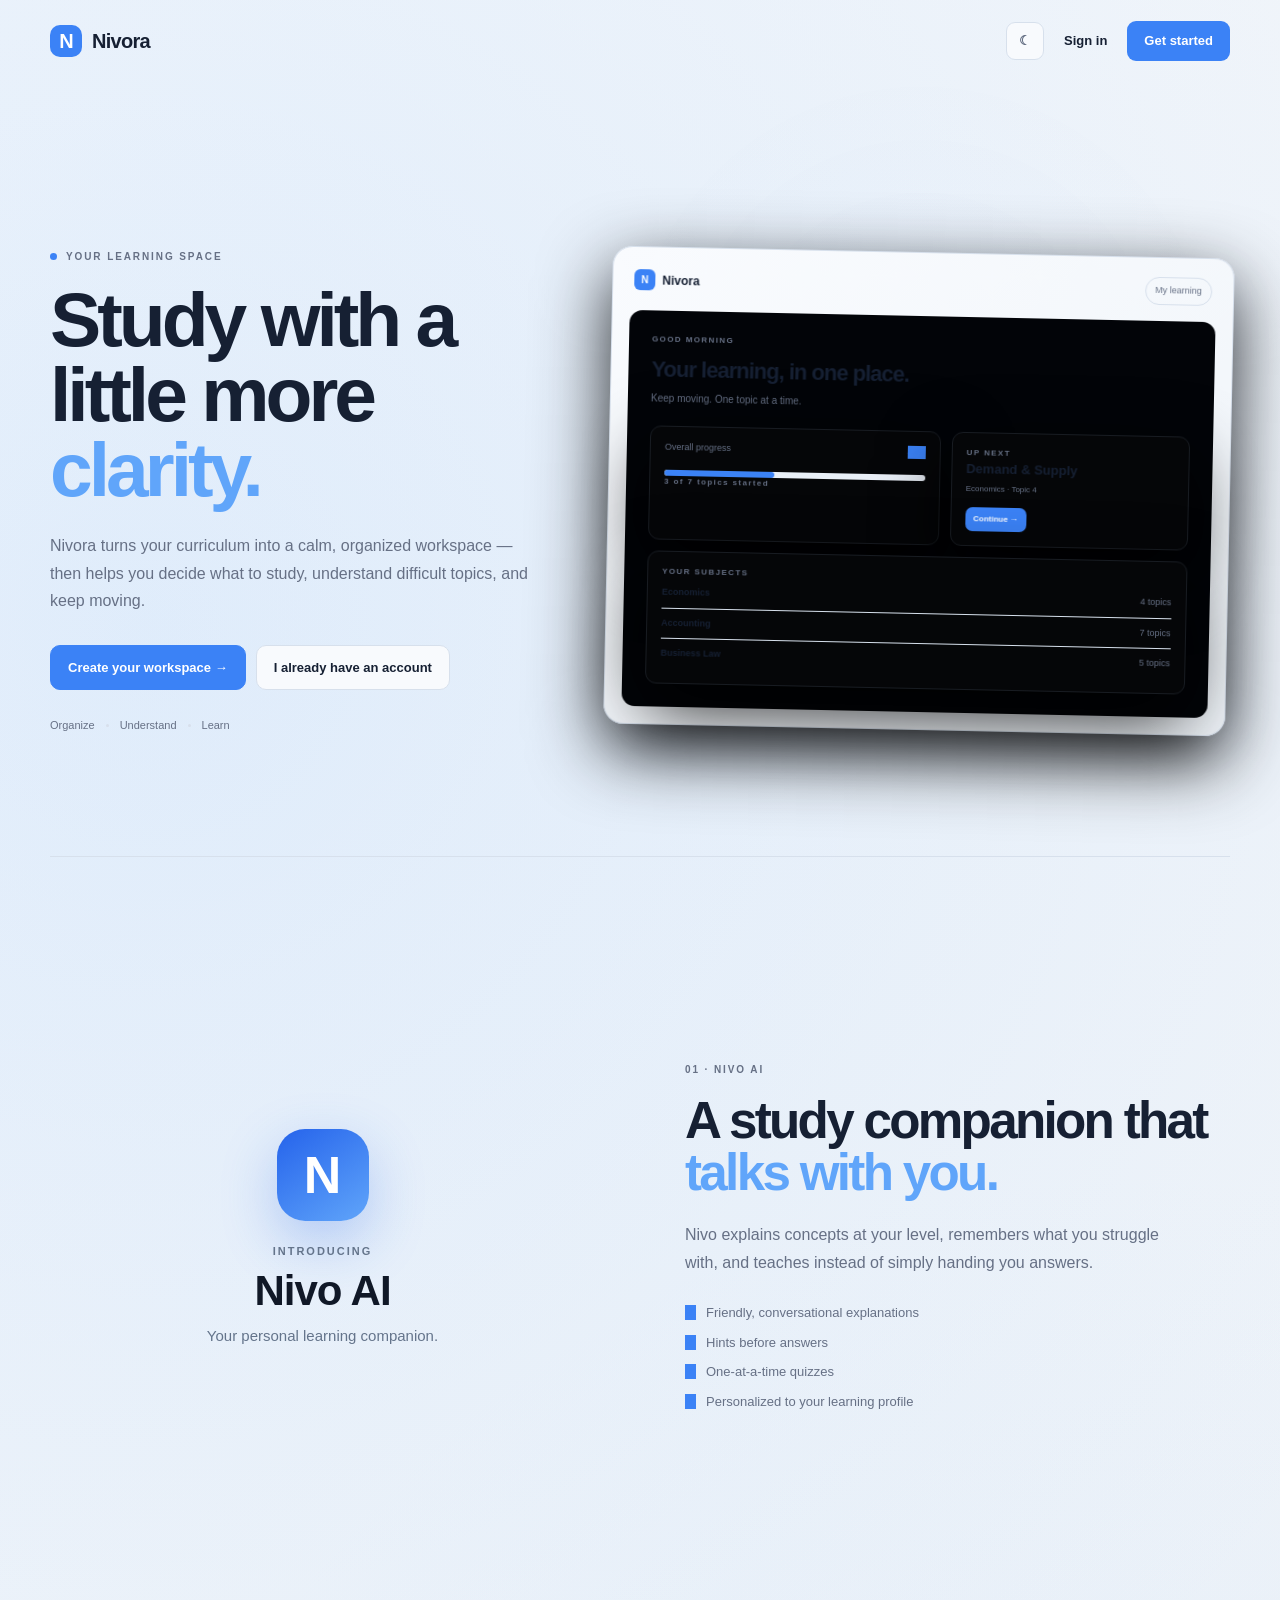
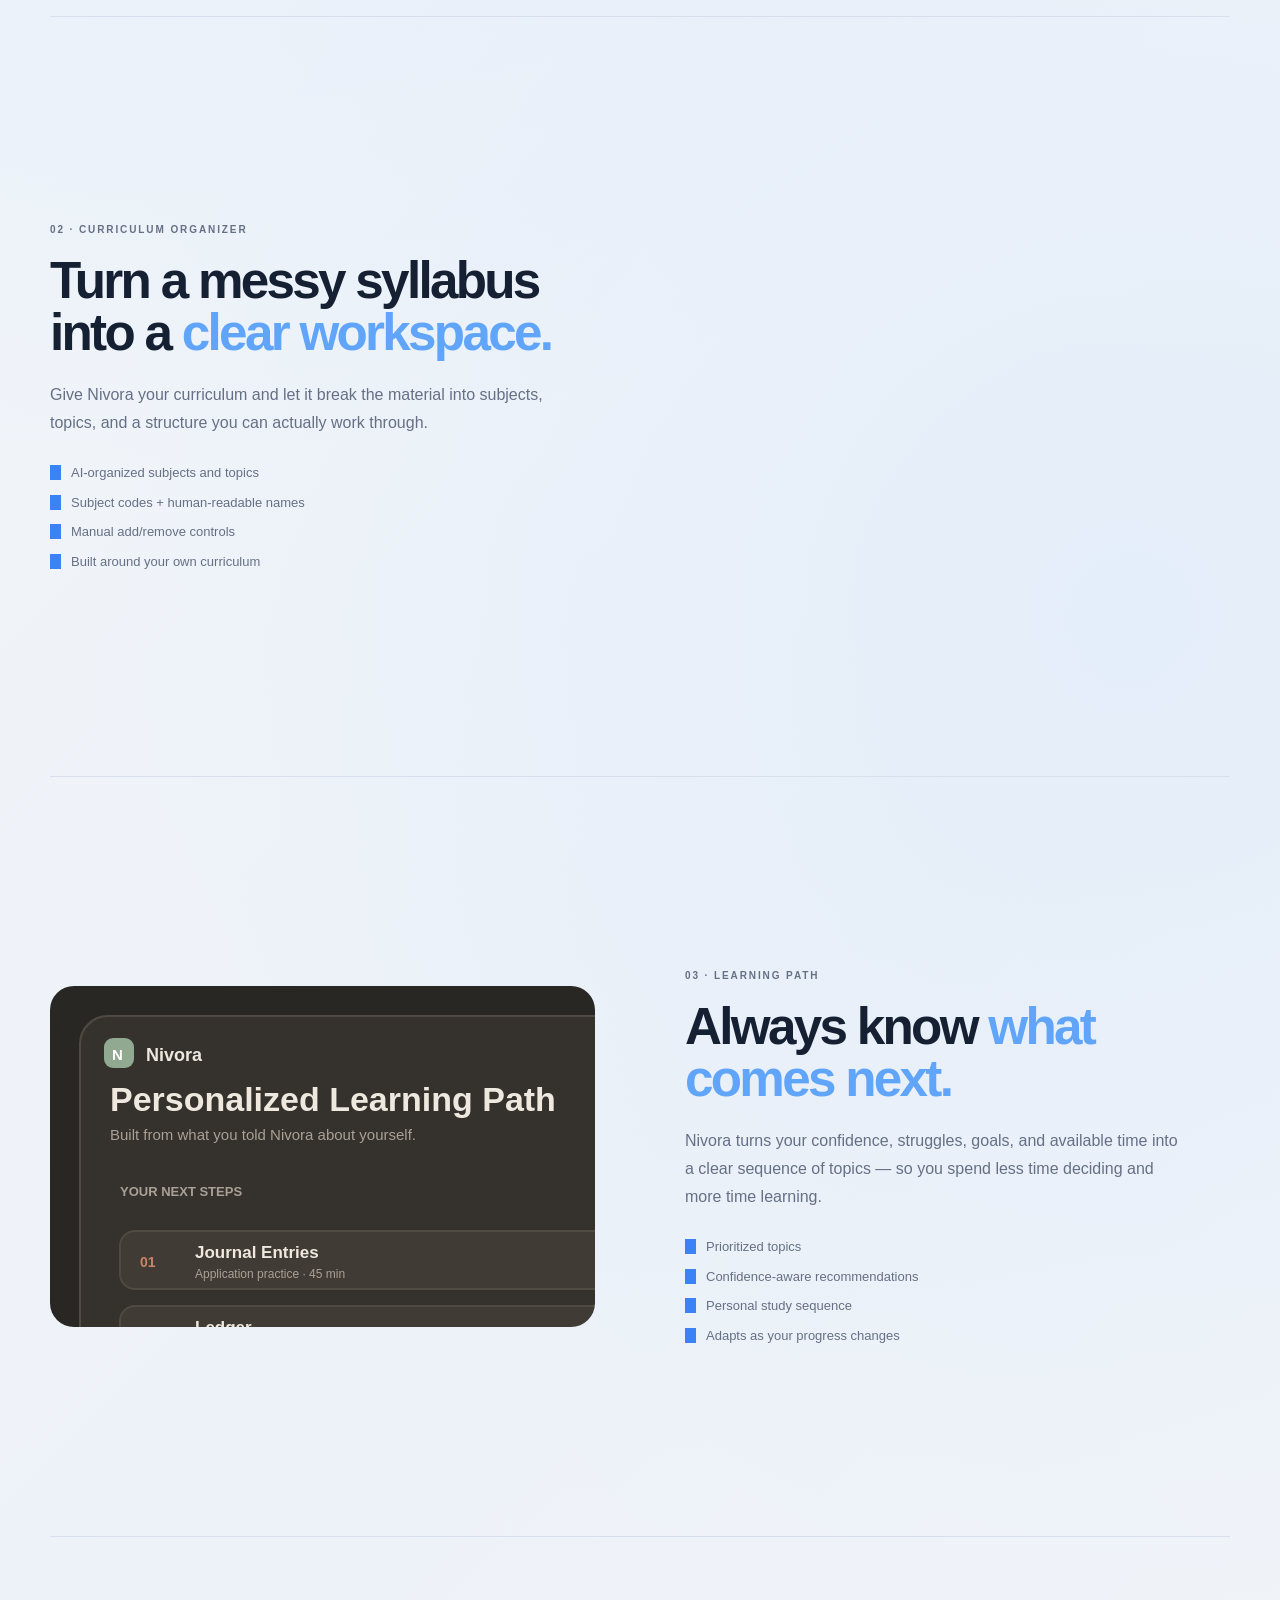
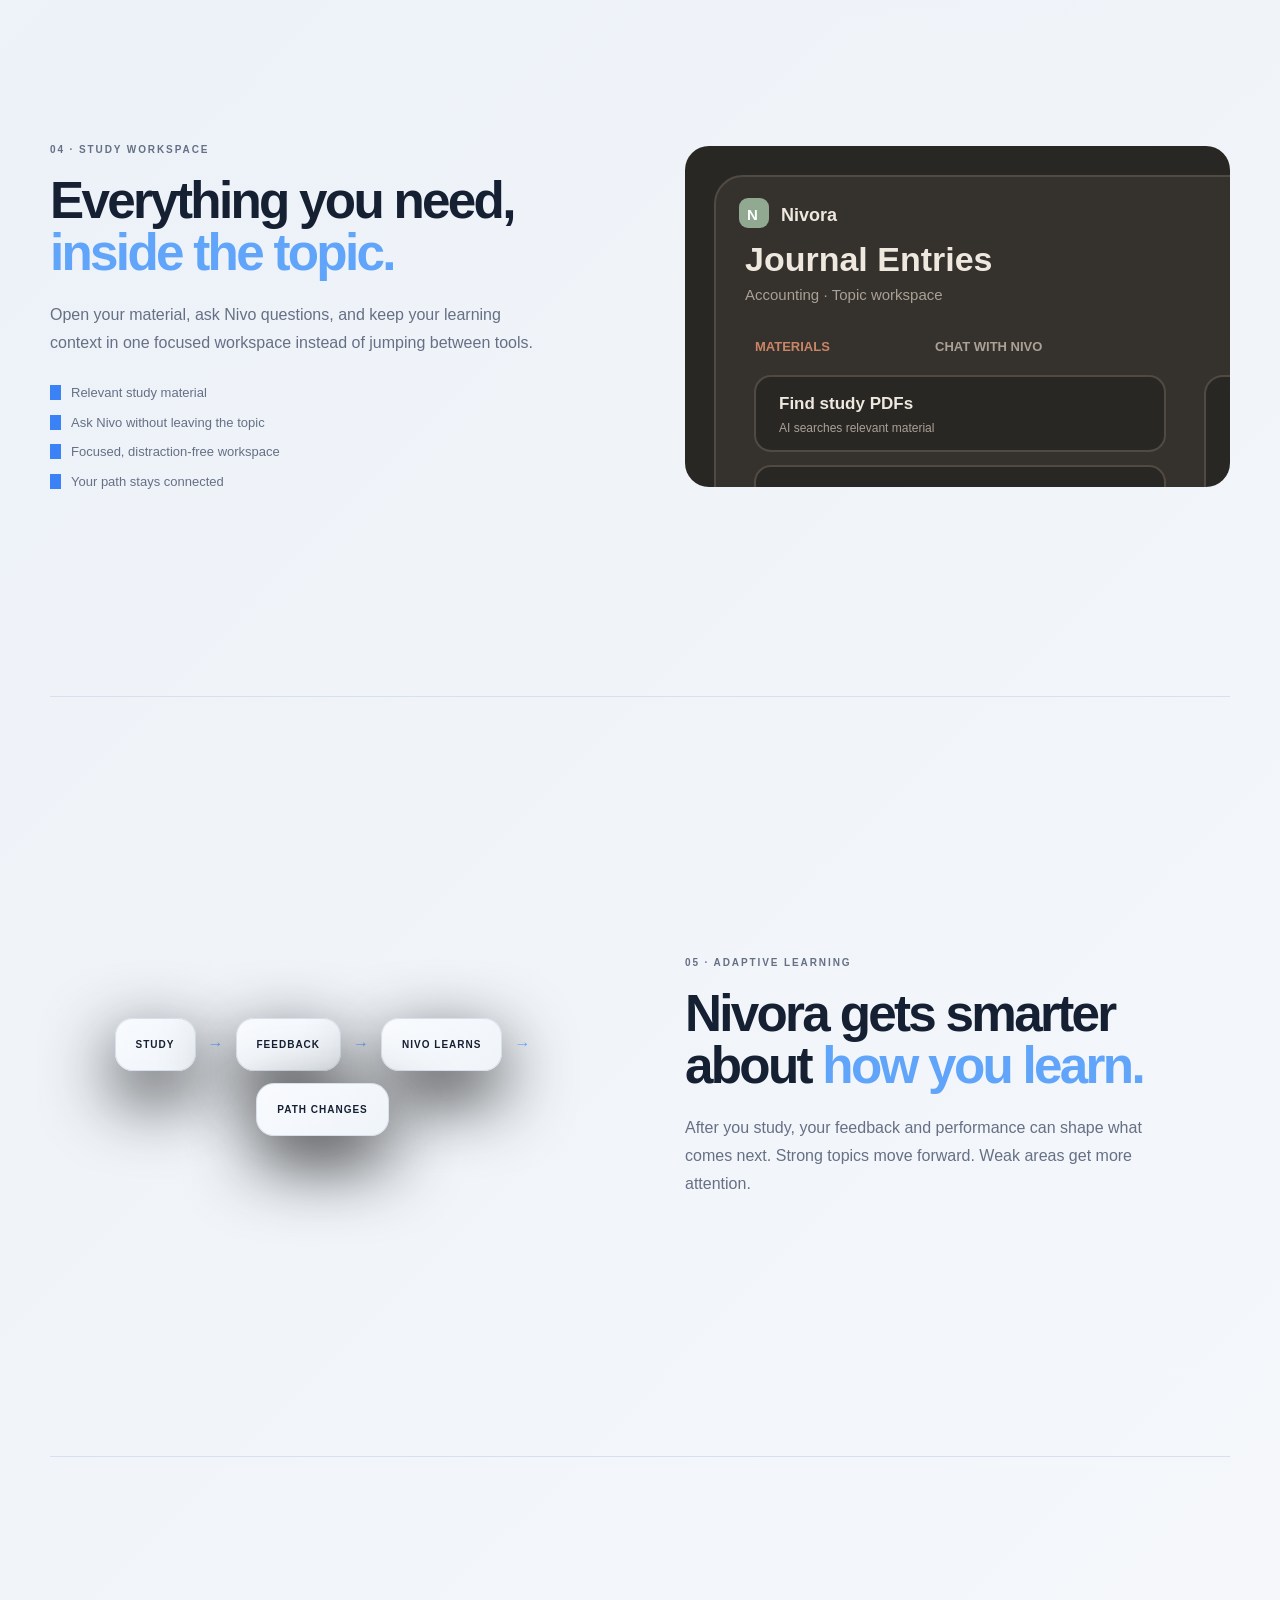
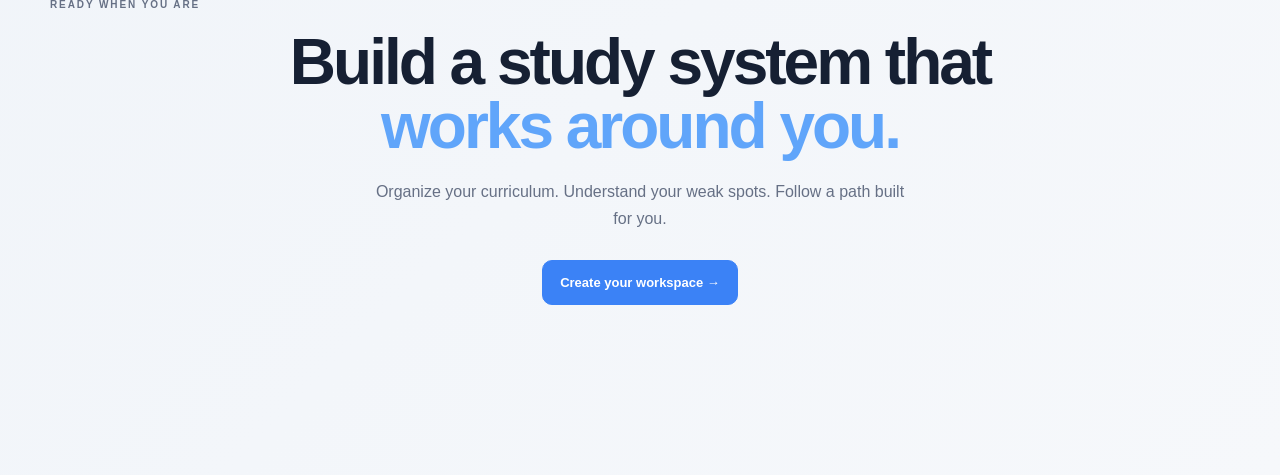
<file: index.html>
<!DOCTYPE html><html lang="en"><head><meta charset="UTF-8"><meta name="viewport" content="width=device-width,initial-scale=1.0"><title>Nivora — Your learning space</title><link rel="stylesheet" href="style.css?v=20260907-1"><link rel="stylesheet" href="landing.css?v=20260907-1"><link rel="stylesheet" href="electric-blue.css?v=20260907-2"><link rel="stylesheet" href="landing-black.css?v=20260907-8"></head><body class="landing-page"><div class="landing-glow" id="landingGlow"></div><header class="landing-nav"><a href="index.html" class="landing-logo"><span class="logo-mark">N</span><span>Nivora</span></a><div class="landing-actions"><button class="landing-theme" id="landingThemeButton" type="button"><span id="themeIcon">☾</span></button><button class="landing-link" id="signInButton">Sign in</button><button class="landing-cta" id="createAccountButton">Get started</button></div></header><main class="landing-main"><section class="landing-hero"><div class="landing-copy"><p class="landing-kicker"><span class="kicker-dot"></span> YOUR LEARNING SPACE</p><h1>Study with a little more <em>clarity.</em></h1><p class="landing-description">Nivora turns your curriculum into a calm, organized workspace — then helps you decide what to study, understand difficult topics, and keep moving.</p><div class="landing-buttons"><button class="landing-start" id="heroCreateButton">Create your workspace <span>→</span></button><button class="landing-secondary" id="heroSignInButton">I already have an account</button></div><div class="landing-trust"><span>Organize</span><i></i><span>Understand</span><i></i><span>Learn</span></div></div><div class="landing-preview"><div class="preview-window"><div class="preview-top"><div class="preview-brand"><span>N</span> Nivora</div><div class="preview-pill">My learning</div></div><div class="preview-content"><div class="preview-welcome"><small>GOOD MORNING</small><strong>Your learning, in one place.</strong><span>Keep moving. One topic at a time.</span></div><div class="preview-grid"><div class="preview-card preview-progress"><div class="preview-card-head"><span>Overall progress</span><b>42%</b></div><div class="preview-bar"><span></span></div><small>3 of 7 topics started</small></div><div class="preview-card preview-topic"><small>UP NEXT</small><strong>Demand &amp; Supply</strong><span>Economics · Topic 4</span><button>Continue →</button></div><div class="preview-card preview-subject"><small>YOUR SUBJECTS</small><div><b>Economics</b><span>4 topics</span></div><div><b>Accounting</b><span>7 topics</span></div><div><b>Business Law</b><span>5 topics</span></div></div></div></div></div><div class="preview-shadow"></div></div></section><section class="feature-section feature-ai"><div class="feature-copy"><p class="landing-kicker">01 · NIVO AI</p><h2>A study companion that <em>talks with you.</em></h2><p>Nivo explains concepts at your level, remembers what you struggle with, and teaches instead of simply handing you answers.</p><ul><li>Friendly, conversational explanations</li><li>Hints before answers</li><li>One-at-a-time quizzes</li><li>Personalized to your learning profile</li></ul></div><div class="nivo-intro-container" id="nivoIntroContainer"><div class="nivo-intro-only"><div class="nivo-intro-mark">N</div><div class="nivo-intro-eyebrow">INTRODUCING</div><h3>Nivo AI</h3><p>Your personal learning companion.</p></div></div></section><section class="feature-section feature-organizer"><div class="demo-shell"><div class="demo-window organizer-demo"></div></div><div class="feature-copy"><p class="landing-kicker">02 · CURRICULUM ORGANIZER</p><h2>Turn a messy syllabus into a <em>clear workspace.</em></h2><p>Give Nivora your curriculum and let it break the material into subjects, topics, and a structure you can actually work through.</p><ul><li>AI-organized subjects and topics</li><li>Subject codes + human-readable names</li><li>Manual add/remove controls</li><li>Built around your own curriculum</li></ul></div></section><section class="feature-section feature-path"><div class="feature-copy"><p class="landing-kicker">03 · LEARNING PATH</p><h2>Always know <em>what comes next.</em></h2><p>Nivora turns your confidence, struggles, goals, and available time into a clear sequence of topics — so you spend less time deciding and more time learning.</p><ul><li>Prioritized topics</li><li>Confidence-aware recommendations</li><li>Personal study sequence</li><li>Adapts as your progress changes</li></ul></div><div class="demo-shell"><div class="demo-window path-demo"><div class="path-card"><div class="path-card-head"><div><span>YOUR LEARNING PATH</span><strong>Today’s focus</strong></div><b>3 / 7</b></div><div class="path-line"><i></i><div class="path-step active"><span>01</span><strong>Demand &amp; Supply</strong><small>Ready to learn</small></div><div class="path-step"><span>02</span><strong>Market Equilibrium</strong><small>Up next</small></div><div class="path-step"><span>03</span><strong>Elasticity</strong><small>Later</small></div></div><div class="path-footer"><span>✦ Nivo prioritised this for you</span><em>12 min</em></div></div></div></div></section><section class="feature-section feature-workspace"><div class="demo-shell"><div class="demo-window workspace-demo"><div class="workspace-card"><div class="workspace-top"><span>ECONOMICS · TOPIC 4</span><b>● Learning</b></div><div class="workspace-title">Demand &amp; Supply</div><div class="workspace-grid"><div class="workspace-material"><span>PDF</span><strong>Chapter 4 — Market Forces</strong><small>12 pages · uploaded</small></div><div class="workspace-nivo"><div class="nivo-dot">N</div><div><strong>Nivo</strong><span>What part feels confusing?</span></div></div></div><div class="workspace-input">Ask Nivo anything about this topic <b>→</b></div></div></div></div><div class="feature-copy"><p class="landing-kicker">04 · STUDY WORKSPACE</p><h2>Everything you need, <em>inside the topic.</em></h2><p>Open your material, ask Nivo questions, and keep your learning context in one focused workspace instead of jumping between tools.</p><ul><li>Relevant study material</li><li>Ask Nivo without leaving the topic</li><li>Focused, distraction-free workspace</li><li>Your path stays connected</li></ul></div></section><section class="feature-section feature-adaptive"><div class="feature-copy"><p class="landing-kicker">05 · ADAPTIVE LEARNING</p><h2>Nivora gets smarter about <em>how you learn.</em></h2><p>After you study, your feedback and performance can shape what comes next. Strong topics move forward. Weak areas get more attention.</p></div><div class="adaptive-loop"><div>STUDY</div><i>→</i><div>FEEDBACK</div><i>→</i><div>NIVO LEARNS</div><i>→</i><div>PATH CHANGES</div></div></section><section class="landing-final"><p class="landing-kicker">READY WHEN YOU ARE</p><h2>Build a study system that <em>works around you.</em></h2><p>Organize your curriculum. Understand your weak spots. Follow a path built for you.</p><button class="landing-start" id="finalCreateButton">Create your workspace <span>→</span></button></section></main><div class="landing-modal hidden" id="accountModal" aria-hidden="true"><div class="landing-modal-backdrop" data-close-account></div><section class="landing-modal-card"><div class="landing-modal-heading"><div><p class="landing-kicker">GET STARTED</p><h2>Create your account</h2></div><button class="landing-modal-close" id="closeAccountModal">×</button></div><form id="accountForm"><label>Full name<input id="accountName" type="text" maxlength="60" required></label><label>Password<input id="accountPassword" type="password" minlength="8" required></label><p class="form-error" id="accountError"></p><button type="submit" class="landing-form-submit">Create account</button></form><p class="landing-note">You'll continue into Nivora's setup screen.</p></section></div><div class="landing-modal hidden" id="signInModal" aria-hidden="true"><div class="landing-modal-backdrop" data-close-signin></div><section class="landing-modal-card"><div class="landing-modal-heading"><div><p class="landing-kicker">WELCOME BACK</p><h2>Sign in</h2></div><button class="landing-modal-close" id="closeSignInModal">×</button></div><form id="signInForm"><label>Full name<input id="signInName" type="text" required></label><label>Password<input id="signInPassword" type="password" required></label><p class="form-error" id="signInError"></p><button type="submit" class="landing-form-submit">Sign in</button></form></section></div><script src="data/storage.js"></script><script src="landing-video.js?v=20260907-9"></script><script>document.addEventListener('DOMContentLoaded',()=>{const K='studyOS-account',S='studyOS-subjects',DB='StudyOSMaterials',T='nivora-theme',RESET='nivora-account-reset-v1',am=document.getElementById('accountModal'),sm=document.getElementById('signInModal'),gl=document.getElementById('landingGlow'),tb=document.getElementById('landingThemeButton'),ti=document.getElementById('themeIcon');if(!localStorage.getItem(RESET)){localStorage.removeItem(K);localStorage.removeItem(S);try{indexedDB.deleteDatabase(DB)}catch{}localStorage.setItem(RESET,'1')}const acc=()=>{try{return JSON.parse(localStorage.getItem(K))}catch{return null}};const apply=t=>{document.documentElement.dataset.theme=t;document.body.dataset.theme=t;ti.textContent=t==='dark'?'☀':'☾'};apply(localStorage.getItem(T)==='dark'?'dark':'light');tb.onclick=()=>{const n=document.body.dataset.theme==='dark'?'light':'dark';localStorage.setItem(T,n);apply(n)};const open=m=>{m.classList.remove('hidden');document.body.classList.add('modal-open')},close=m=>{m.classList.add('hidden');if(am.classList.contains('hidden')&&sm.classList.contains('hidden'))document.body.classList.remove('modal-open')};['createAccountButton','heroCreateButton','finalCreateButton'].forEach(id=>document.getElementById(id).onclick=()=>open(am));['signInButton','heroSignInButton'].forEach(id=>document.getElementById(id).onclick=()=>open(sm));document.getElementById('closeAccountModal').onclick=()=>close(am);document.getElementById('closeSignInModal').onclick=()=>close(sm);document.querySelector('[data-close-account]').onclick=()=>close(am);document.querySelector('[data-close-signin]').onclick=()=>close(sm);async function hash(p){const b=await crypto.subtle.digest('SHA-256',new TextEncoder().encode(p));return Array.from(new Uint8Array(b)).map(x=>x.toString(16).padStart(2,'0')).join('')}document.getElementById('accountForm').onsubmit=async e=>{e.preventDefault();const n=document.getElementById('accountName').value.trim(),p=document.getElementById('accountPassword').value,er=document.getElementById('accountError');if(p.length<8){er.textContent='Password must be at least 8 characters.';return}if(acc()?.passwordHash){er.textContent='An account already exists. Please sign in.';return}localStorage.removeItem(S);try{indexedDB.deleteDatabase(DB)}catch{}localStorage.setItem(K,JSON.stringify({name:n,passwordHash:await hash(p),createdAt:new Date().toISOString()}));location.href='setup.html'};document.getElementById('signInForm').onsubmit=async e=>{e.preventDefault();const n=document.getElementById('signInName').value.trim(),p=document.getElementById('signInPassword').value,er=document.getElementById('signInError'),a=acc();if(!a?.passwordHash){er.textContent='No account was found in this browser.';return}if(a.name!==n||a.passwordHash!==await hash(p)){er.textContent='Name or password is incorrect.';return}location.href='dashboard.html'};document.addEventListener('mousemove',e=>{if(gl){gl.style.left=e.clientX+'px';gl.style.top=e.clientY+'px'}});});</script></body></html>
</file>
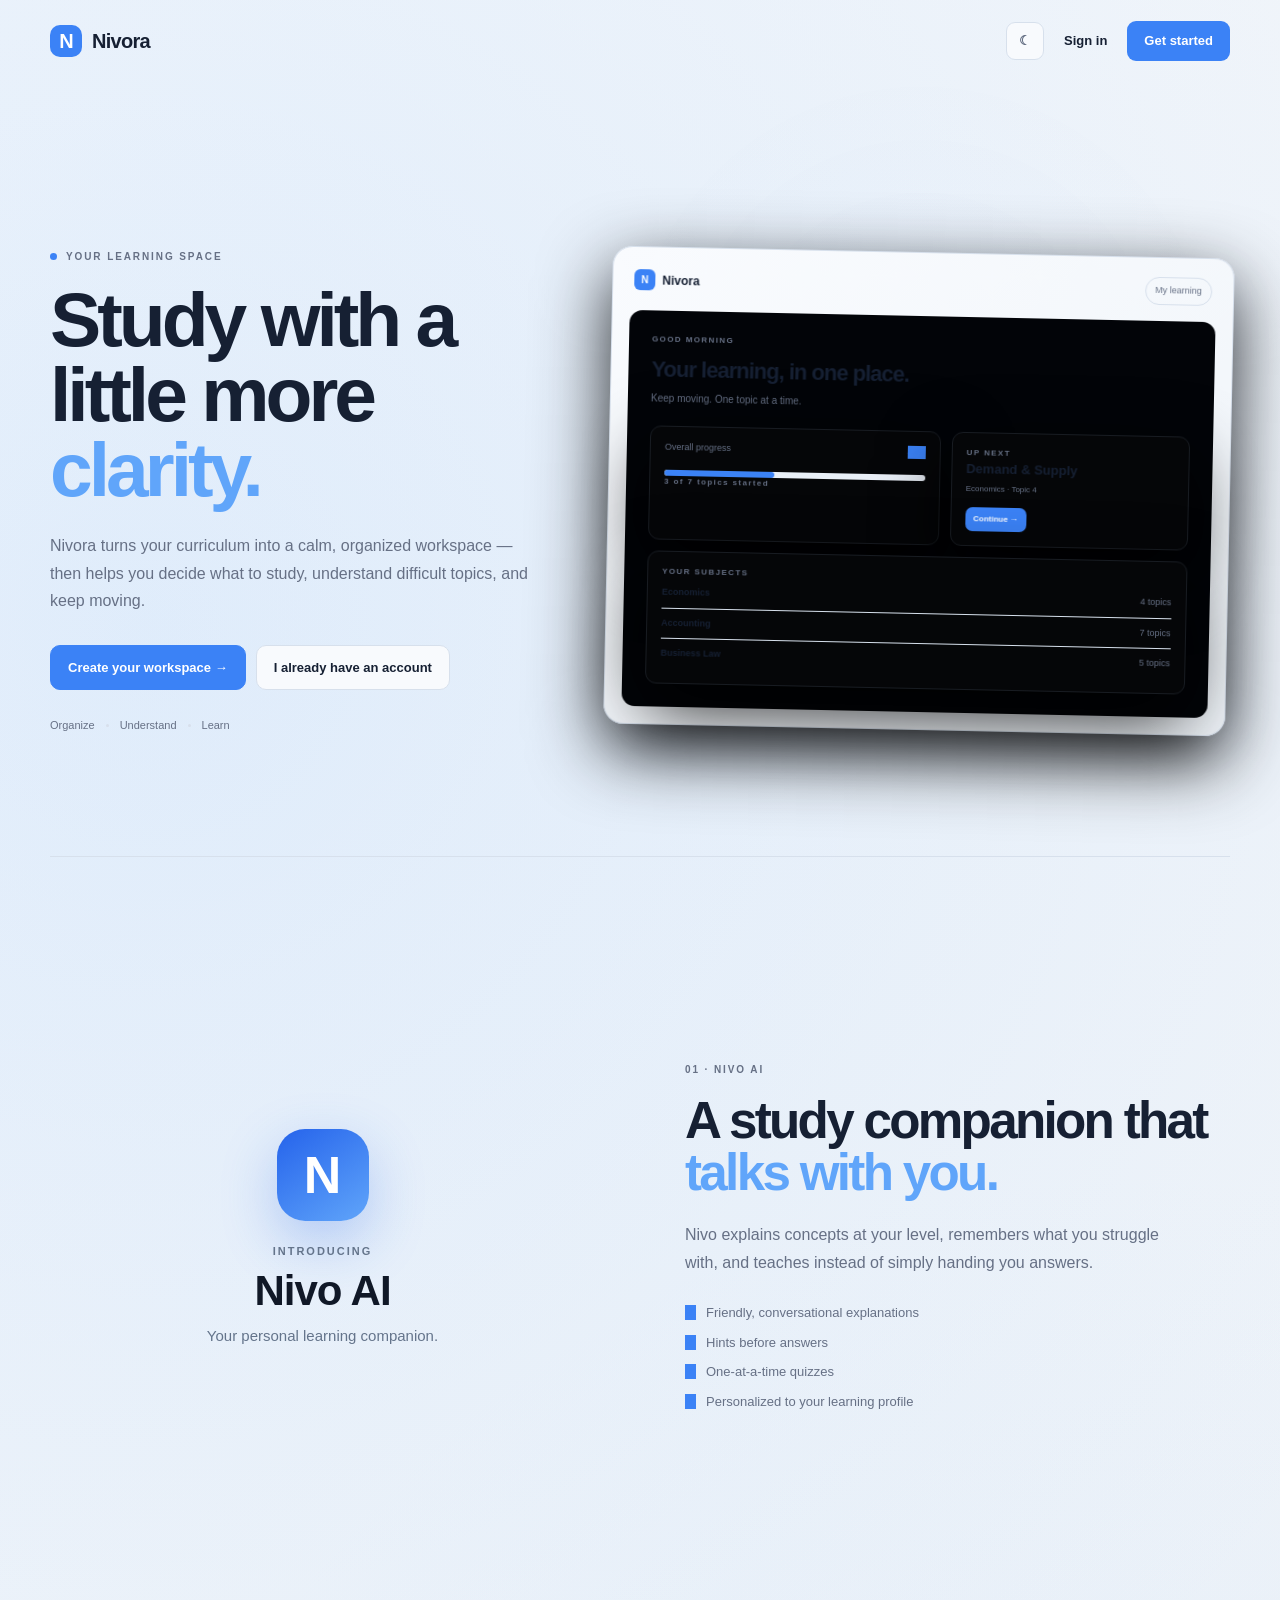
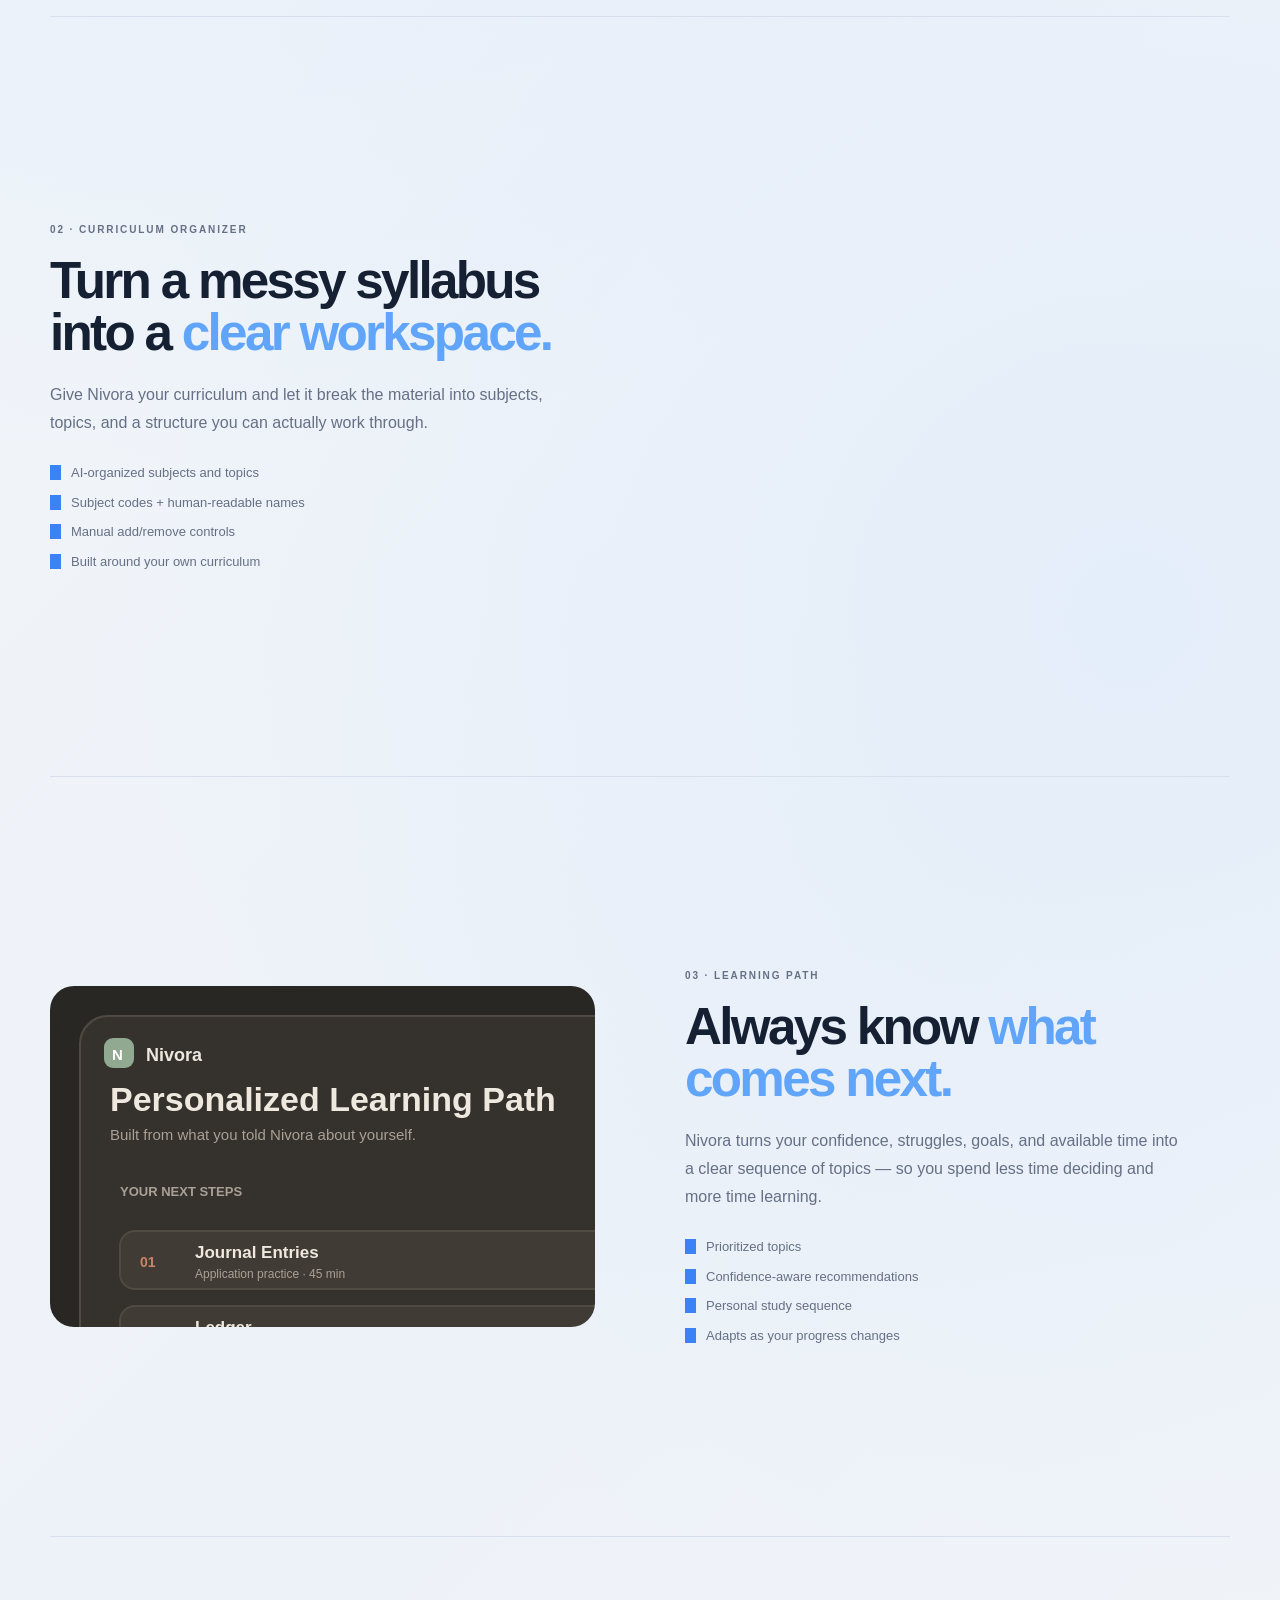
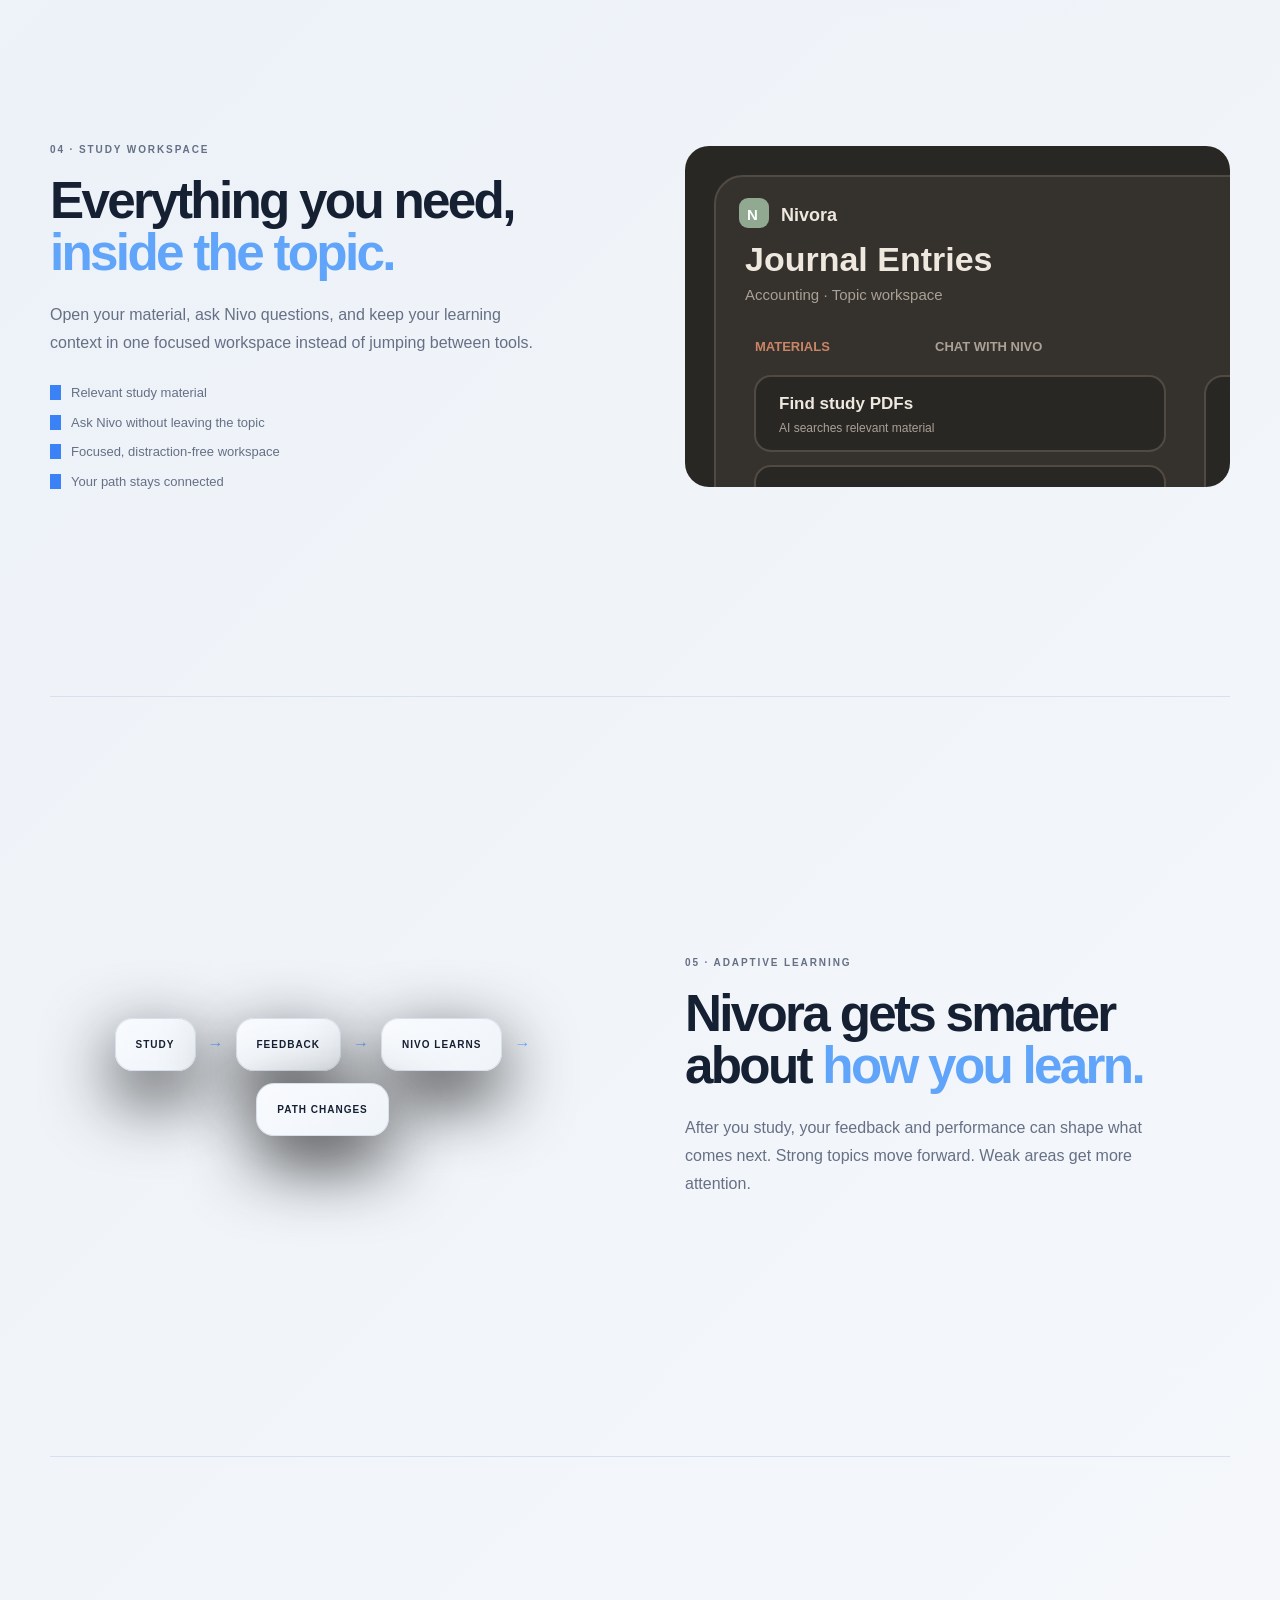
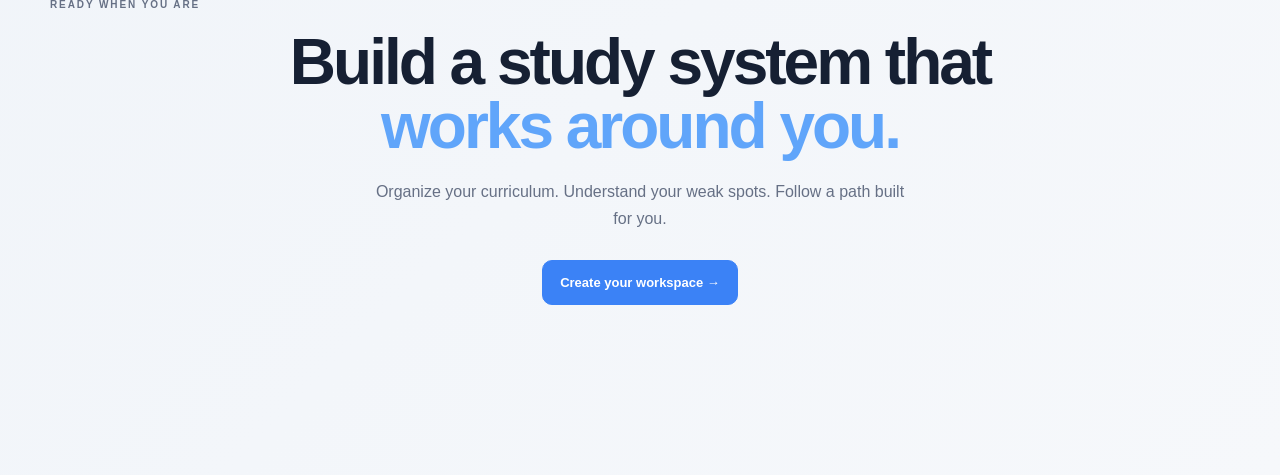
<file: dashboard.html>
<!DOCTYPE html>
<html lang="en"><head><meta charset="UTF-8"><meta name="viewport" content="width=device-width, initial-scale=1.0"><title>Dashboard | Nivora</title><link rel="stylesheet" href="style.css"><link rel="stylesheet" href="app-enhancements.css"><link rel="stylesheet" href="app-theme.css"></head>
<body class="app-page dashboard-page"><div class="ambient-background" aria-hidden="true"><span></span><span></span><span></span></div><nav class="navbar"><a href="dashboard.html" class="logo">Nivora</a><div class="nav-links"><a href="dashboard.html" class="active">Dashboard</a><a href="subjectui.html">Subjects</a><a href="pathway.html">Learning path</a><a href="#" class="disabled-link">Progress</a></div><div class="nav-actions"><button class="theme-toggle" id="themeToggle" aria-label="Toggle theme"><span id="themeIcon">☀</span></button><div class="profile-wrap"><button class="profile-button" id="profileButton" aria-label="Open profile">—</button><div class="profile-menu hidden" id="profileMenu"><div class="profile-menu-name" id="profileMenuName">Profile</div><button id="setupAgainButton">Study setup</button><button id="logoutButton" class="logout-button">Log out</button></div></div></div></nav><main class="container"><header class="dashboard-header"><div><p class="eyebrow">DASHBOARD</p><h1 id="dashboardGreeting">Welcome.</h1><p class="welcome-text">Your learning space, without the clutter.</p></div><div class="today-date" id="todayDate"></div></header><section class="stats-grid"><div class="stat-card"><span class="stat-label">Average score</span><strong id="dashboardAverage">—</strong></div><div class="stat-card"><span class="stat-label">Study time</span><strong id="dashboardStudyTime">—</strong></div><div class="stat-card"><span class="stat-label">Topics needing attention</span><strong id="dashboardWeakTopics">0</strong></div></section><section class="dashboard-grid"><article class="focus-panel"><div class="panel-heading"><div><p class="section-kicker">NEXT UP</p><h2 id="focusSubject">—</h2></div><span class="score-chip" id="focusScore">—</span></div><p class="focus-topic" id="focusTopic">—</p><div class="progress-track"><div class="progress-value" id="focusProgress"></div></div><a href="subjectui.html" id="focusLink" class="text-button">Choose a subject <span>→</span></a></article><article class="subjects-panel"><div class="panel-heading"><div><p class="section-kicker">YOUR SUBJECTS</p><h2>Keep moving.</h2></div><a href="subjectui.html" class="text-button">View all <span>→</span></a></div><div id="dashboardSubjects" class="dashboard-subject-list"></div></article></section><section class="simple-section"><div class="section-heading-row"><div><p class="section-kicker">PERSONALIZE</p><h2>Build your learning pathway</h2><p class="welcome-text">Tell Nivora what you struggle with and it will turn that into a focused study plan.</p></div><a href="pathway.html" class="primary-button">Build my pathway →</a></div></section><section class="simple-section"><div class="section-heading-row"><div><p class="section-kicker">FOCUS AREAS</p><h2>Topics that need work</h2></div></div><div id="dashboardTopics" class="attention-list"></div></section></main><footer><p>Nivora</p></footer><script src="data/storage.js"></script><script src="app.js"></script></body></html>
</file>
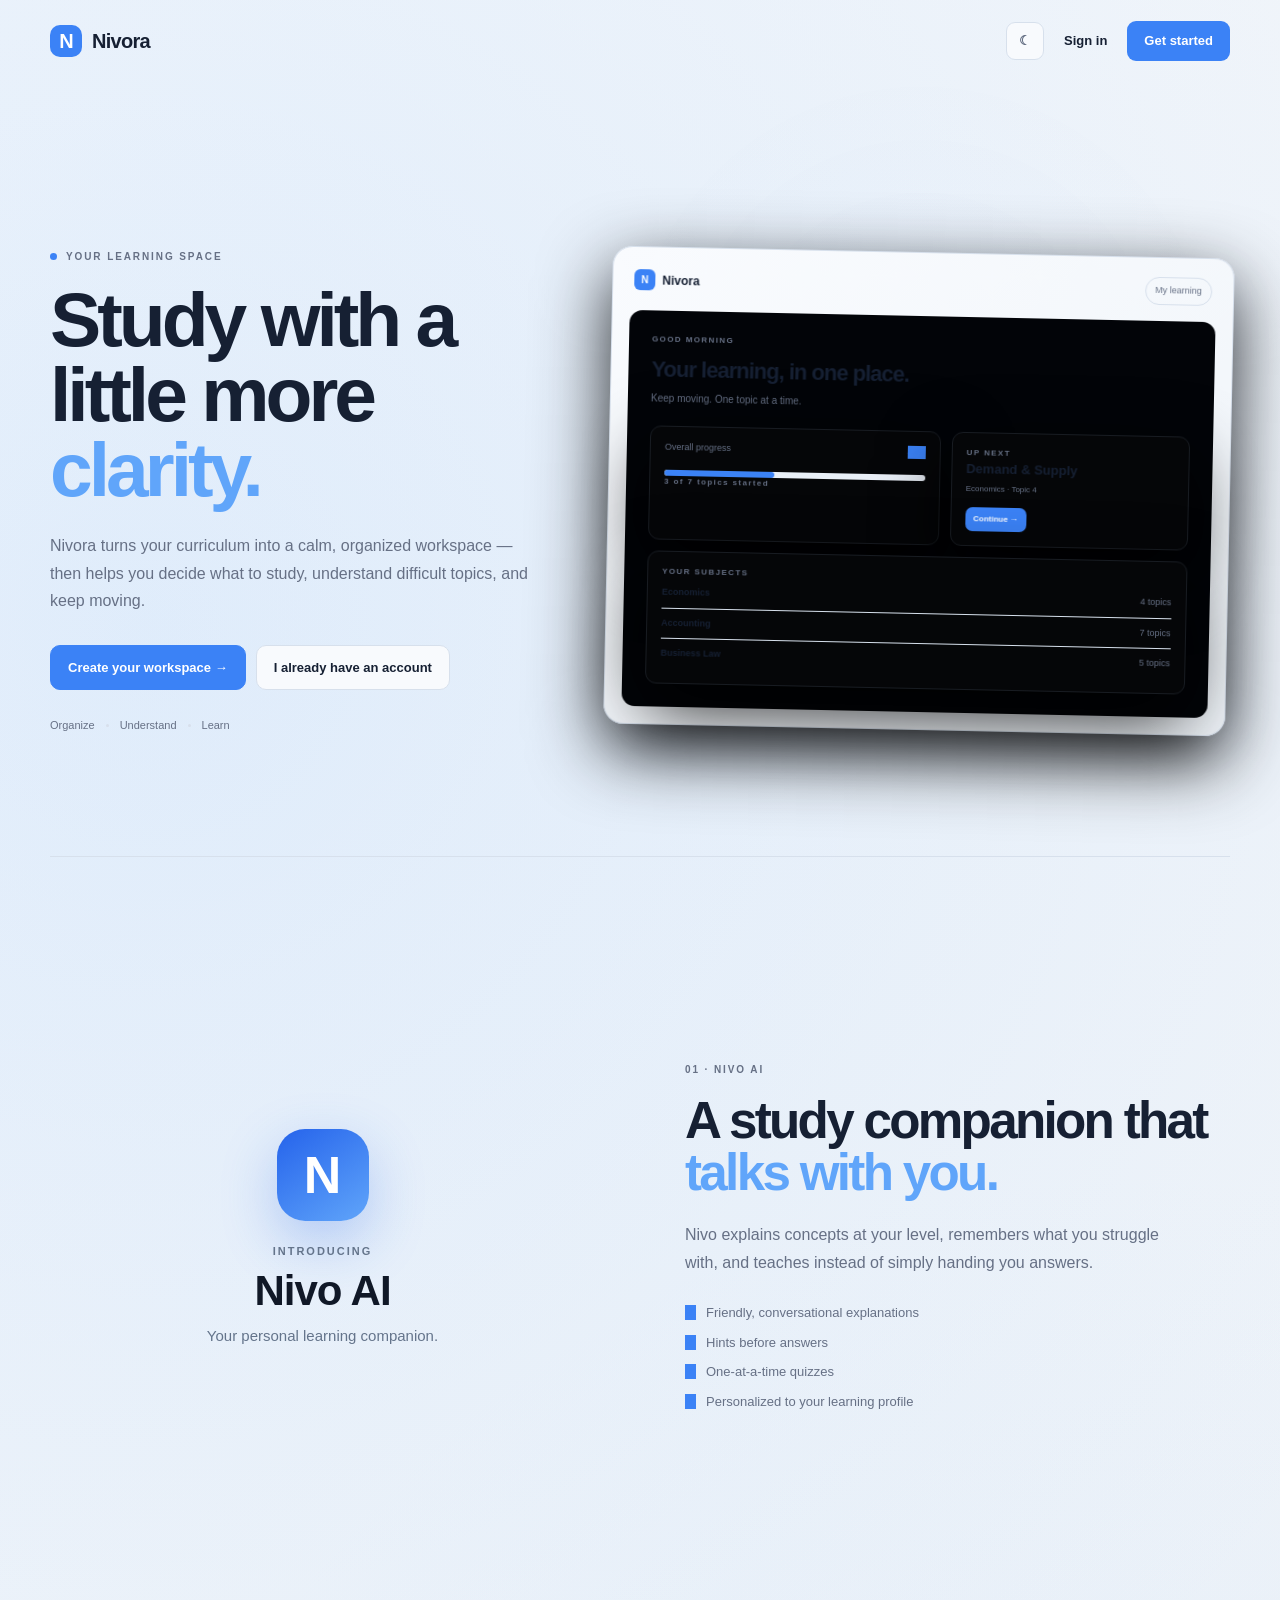
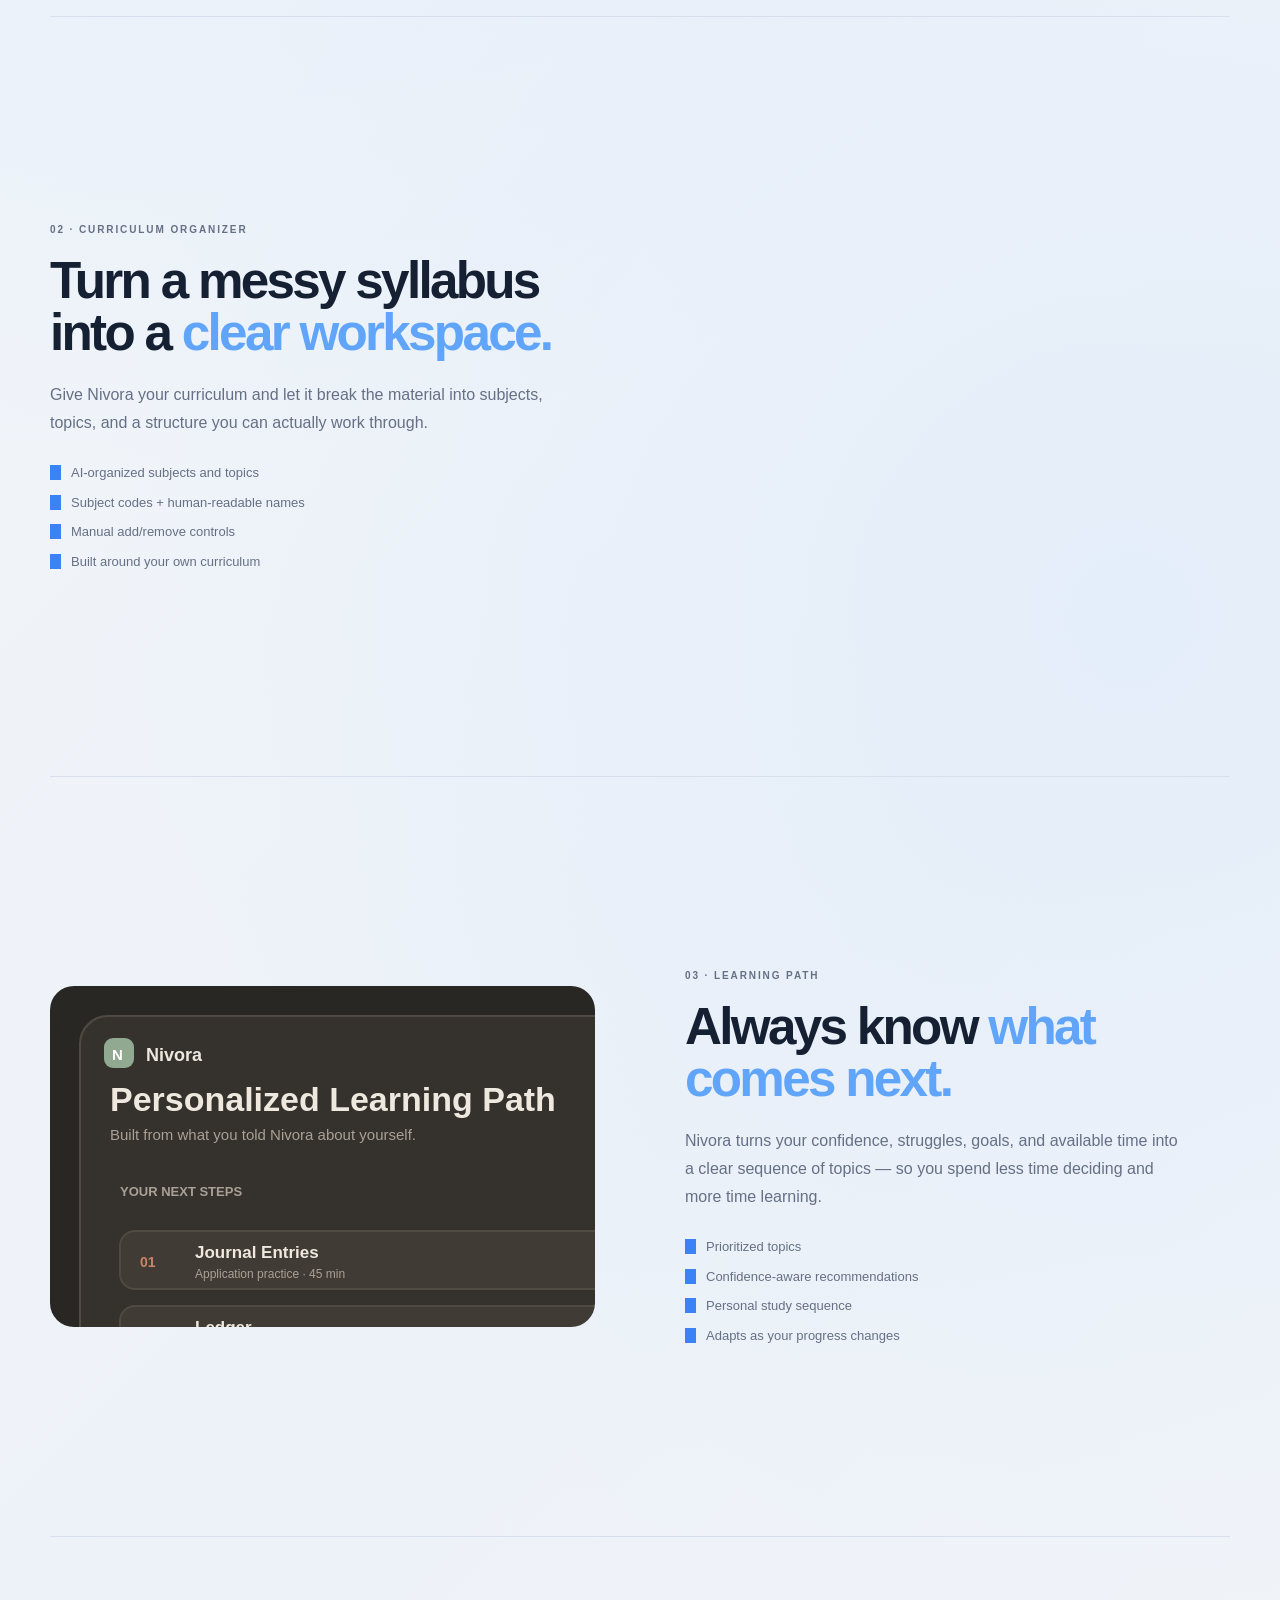
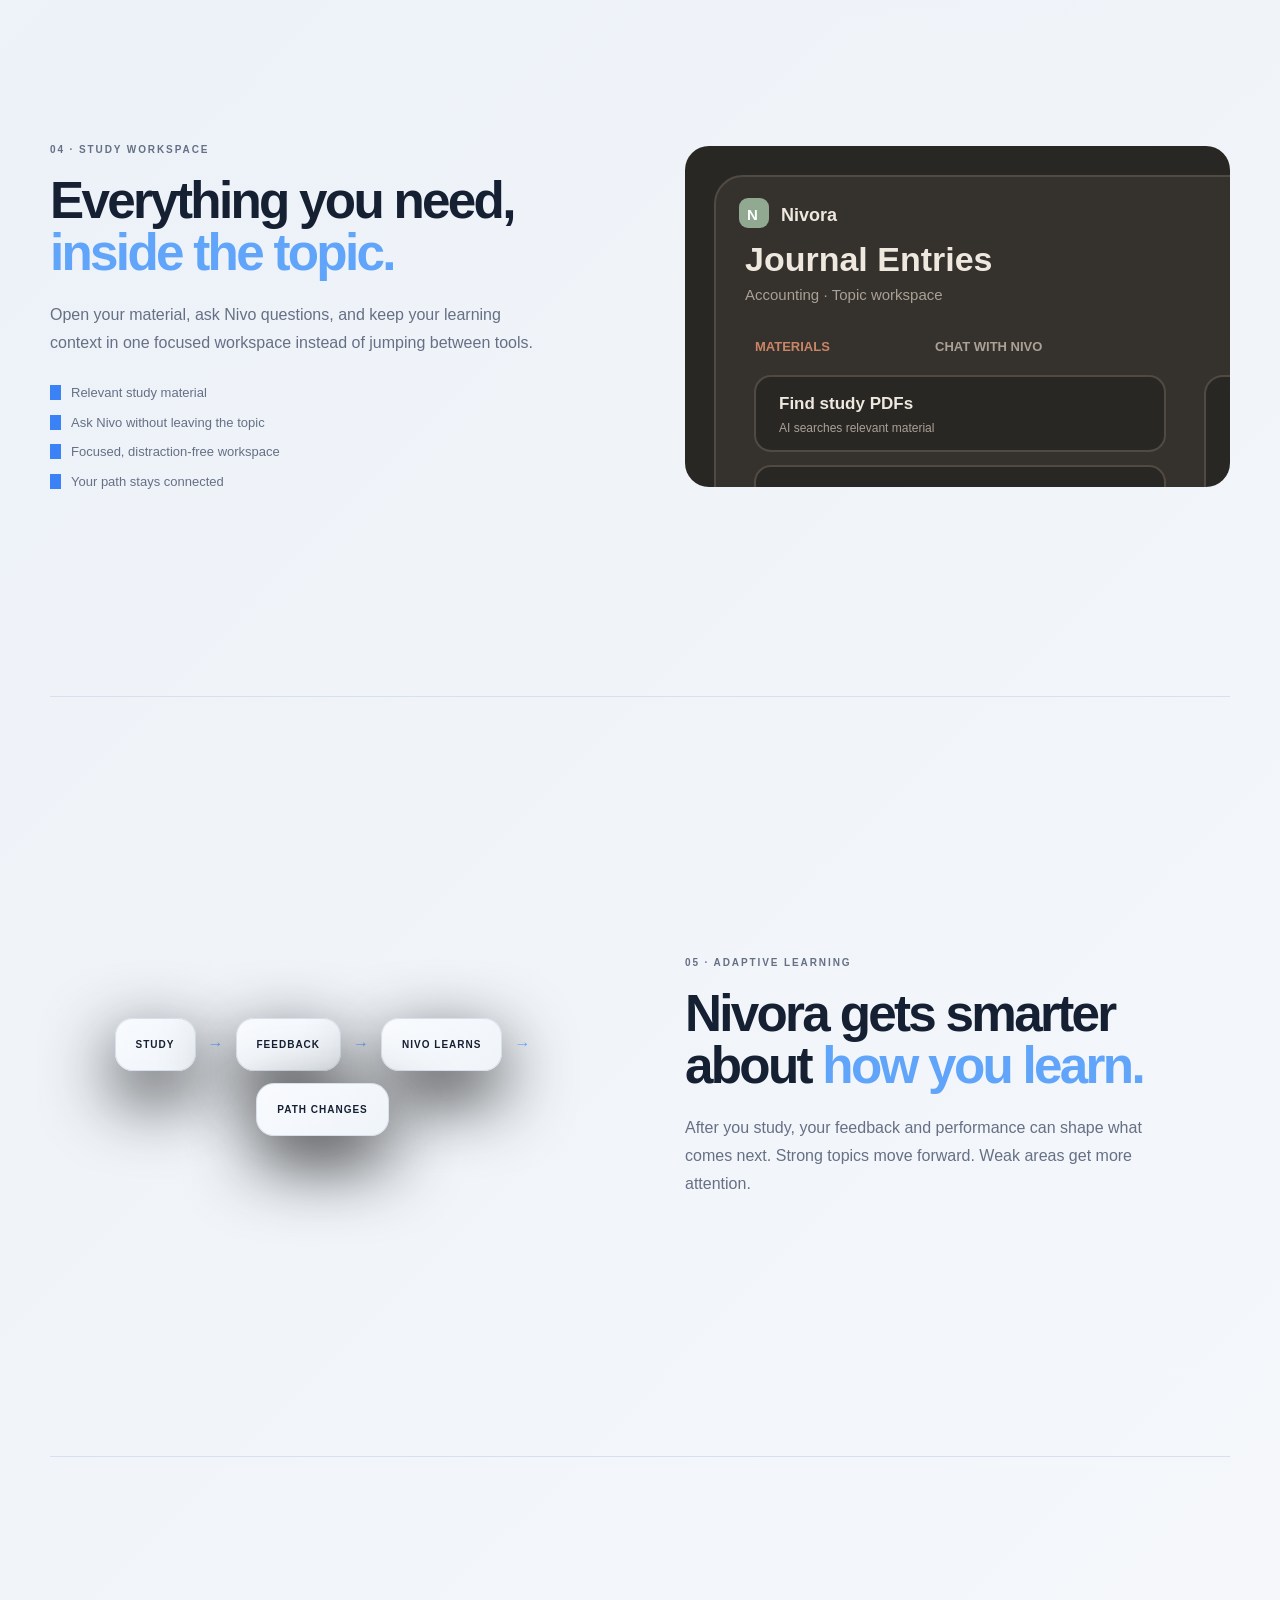
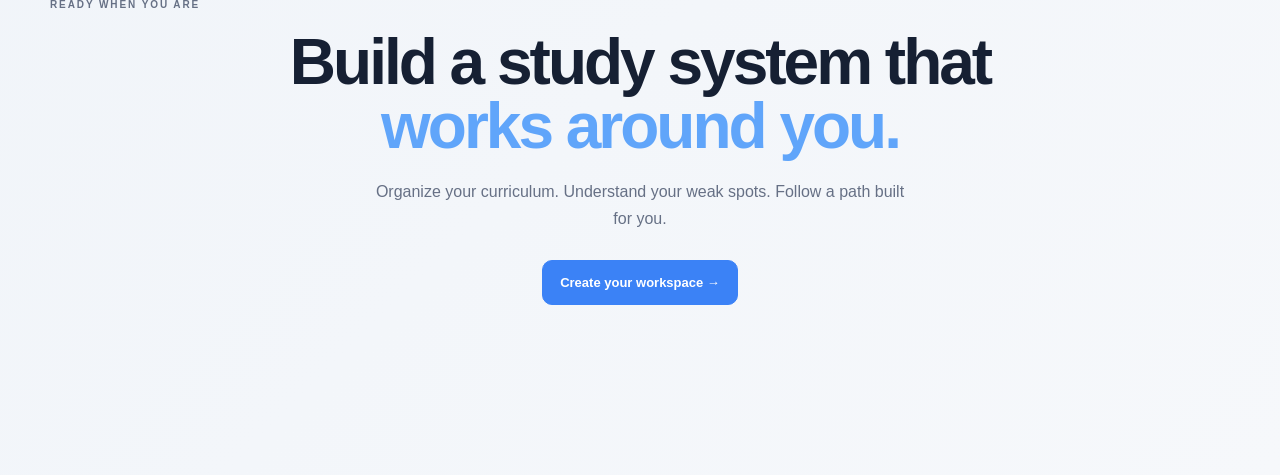
<file: pathway.html>
<!DOCTYPE html>
<html lang="en">
<head>
<meta charset="UTF-8"><meta name="viewport" content="width=device-width, initial-scale=1.0">
<title>Learning Pathway | Nivora</title>
<link rel="stylesheet" href="style.css"><link rel="stylesheet" href="app-enhancements.css"><link rel="stylesheet" href="pathway.css"><link rel="stylesheet" href="app-theme.css">
</head>
<body class="app-page pathway-page">
<div class="ambient-background" aria-hidden="true"><span></span><span></span><span></span></div>
<nav class="navbar"><a href="dashboard.html" class="logo">Nivora</a><div class="nav-links"><a href="dashboard.html">Dashboard</a><a href="subjectui.html">Subjects</a><a href="pathway.html" class="active">Learning path</a></div><div class="nav-actions"><button class="theme-toggle" id="themeToggle" aria-label="Toggle theme"><span id="themeIcon">☀</span></button><div class="profile-wrap"><button class="profile-button" id="profileButton" aria-label="Open profile">—</button><div class="profile-menu hidden" id="profileMenu"><div class="profile-menu-name" id="profileMenuName">Profile</div><button id="setupAgainButton">Study setup</button><button id="logoutButton" class="logout-button">Log out</button></div></div></div></nav>
<main class="container pathway-container">
<header class="pathway-hero"><p class="eyebrow">PERSONAL LEARNING PATH</p><h1>Let's build a plan that fits <em>you.</em></h1><p class="welcome-text">A few honest answers help Nivora understand how you learn before it builds your pathway.</p></header>
<section class="pathway-card" id="assessmentCard">
<div class="pathway-progress"><span id="stepLabel">STEP 1 OF 8</span><div><i id="stepProgress"></i></div></div>
<div class="pathway-step active" data-step="1"><p class="section-kicker">YOUR COURSE</p><h2>What are you studying?</h2><p class="section-description">For now, choose from undergraduate programmes offered to men at SSSIHL. We'll broaden this list later.</p><div class="choice-grid" id="courseChoices"><button type="button" data-value="B.Com. (Hons.)">B.Com. (Hons.)<small>Commerce · 4-year undergraduate programme</small></button><button type="button" data-value="B.Com. (Hons. with Research)">B.Com. (Hons. with Research)<small>Commerce · 4-year research route</small></button><button type="button" data-value="B.A. (Hons.) / (Hons. with Research) in Economics">B.A. (Hons.) in Economics<small>Economics · 4-year undergraduate programme</small></button><button type="button" data-value="B.S. (Hons.) / (Hons. with Research) in Economics">B.S. (Hons.) in Economics<small>Economics · quantitative route</small></button><button type="button" data-value="B.S. (Hons.) / (Hons. with Research) in Finance, Economics & Data Analytics">B.S. in Finance, Economics &amp; Data Analytics<small>Finance · Economics · Data Analytics</small></button><button type="button" data-value="B.S. (Hons.) / (Hons. with Research) in Actuarial Data Science">B.S. in Actuarial Data Science<small>Actuarial Science · Data Science · 4-year programme</small></button></div></div>
<div class="pathway-step" data-step="2"><p class="section-kicker">YOUR YEAR</p><h2>Which year are you currently in?</h2><p class="section-description">This helps Nivora understand the level and pace expected from you.</p><div class="choice-grid" id="yearChoices"><button type="button" data-value="Year 1">Year 1</button><button type="button" data-value="Year 2">Year 2</button><button type="button" data-value="Year 3">Year 3</button><button type="button" data-value="Year 4">Year 4</button></div></div>
<div class="pathway-step" data-step="3"><p class="section-kicker">YOUR SUBJECTS</p><h2>Which subjects need the most help right now?</h2><p class="section-description">Select every subject where you feel behind, uncertain, or less confident than you'd like.</p><div id="struggleSubjects" class="choice-grid"></div></div>
<div class="pathway-step" data-step="4"><p class="section-kicker">PINPOINT THE PROBLEM</p><h2>What is actually difficult in those subjects?</h2><p class="section-description">Select all that apply. Nivora will use these answers later when it teaches you.</p><div class="choice-grid multi" id="difficultyChoices"><button type="button" data-value="understanding">I understand the notes, but can't explain the idea myself</button><button type="button" data-value="problems">I understand the theory, but struggle when solving questions</button><button type="button" data-value="application">I can solve basic questions, but struggle with application questions</button><button type="button" data-value="memory">I understand it today, but forget it later</button><button type="button" data-value="basics">I have gaps in the basics or earlier topics</button><button type="button" data-value="pace">I am falling behind and don't know what to study first</button><button type="button" data-value="confidence">I know the material, but I lose confidence during tests</button><button type="button" data-value="exam">I need more exam-style practice</button></div></div>
<div class="pathway-step" data-step="5"><p class="section-kicker">YOUR CURRENT LEVEL</p><h2>Where are you with these subjects?</h2><p class="section-description">Be honest. Nivora uses this to avoid making you repeat things you already know.</p><div class="choice-grid" id="statusChoices"><button type="button" data-value="new">I have not started some of these topics</button><button type="button" data-value="partial">I have studied them once, but they are not solid</button><button type="button" data-value="revision">I mostly need revision and practice</button><button type="button" data-value="mixed">It depends heavily on the topic</button></div><label class="pathway-notes">Which topics do you already feel confident about? <span>optional</span><textarea id="confidentTopics" maxlength="500" placeholder="For example: I am comfortable with journal entries and basic demand/supply graphs."></textarea></label></div>
<div class="pathway-step" data-step="6"><p class="section-kicker">YOUR STUDY HABITS</p><h2>What usually happens when you sit down to study?</h2><p class="section-description">Choose the patterns that sound most like you.</p><div class="choice-grid multi" id="habitChoices"><button type="button" data-value="distraction">I get distracted or lose focus</button><button type="button" data-value="passive">I read/re-watch material but don't practice enough</button><button type="button" data-value="stuck">I get stuck and spend too long on one question</button><button type="button" data-value="planning">I waste time deciding what to study</button><button type="button" data-value="consistency">I struggle to study consistently</button><button type="button" data-value="effective">I already have a study routine that works</button></div></div>
<div class="pathway-step" data-step="7"><p class="section-kicker">YOUR ROUTINE</p><h2>How much time can you realistically give Nivora?</h2><p class="section-description">Pick what you can actually maintain, not what you wish you could do.</p><div class="choice-grid" id="timeChoices"><button type="button" data-value="30">30 minutes a day</button><button type="button" data-value="60">1 hour a day</button><button type="button" data-value="90">1.5 hours a day</button><button type="button" data-value="120">2 hours a day</button><button type="button" data-value="180">3+ hours a day</button></div><label class="pathway-notes">Anything about your schedule Nivora should know? <span>optional</span><textarea id="scheduleNotes" maxlength="400" placeholder="For example: weekdays are busy, but I can study longer on Saturday and Sunday."></textarea></label></div>
<div class="pathway-step" data-step="8"><p class="section-kicker">YOUR TARGET</p><h2>When do you need to be ready?</h2><p class="section-description">Give Nivora a deadline so it can pace the pathway and leave room for revision.</p><label class="date-input">Target date<input id="targetDate" type="date"></label><label class="pathway-notes">Anything else Nivora should understand about you? <span>optional</span><textarea id="pathwayNotes" maxlength="500" placeholder="For example: I have an exam coming up and I panic with numerical questions."></textarea></label></div>
<div class="pathway-actions"><button class="secondary-button" id="backButton" type="button">Back</button><button class="primary-button" id="nextButton" type="button">Continue →</button></div>
</section>
<section class="pathway-result hidden" id="resultCard"><div class="result-heading"><div><p class="section-kicker">YOUR PATHWAY</p><h2 id="resultTitle">Your plan is ready.</h2><p class="section-description" id="resultSummary"></p></div><button class="secondary-button" id="editPathButton" type="button">Retake</button></div><div id="planList" class="plan-list"></div><div class="pathway-insight"><strong>Nivora will keep adapting this.</strong><span>Your course, year, reported struggles and study behavior are saved with the pathway so Nivo can teach more personally.</span></div></section>
</main><footer><p>Nivora</p></footer>
<script src="data/storage.js"></script><script src="app.js"></script><script src="pathway.js"></script>
</body></html>
</file>
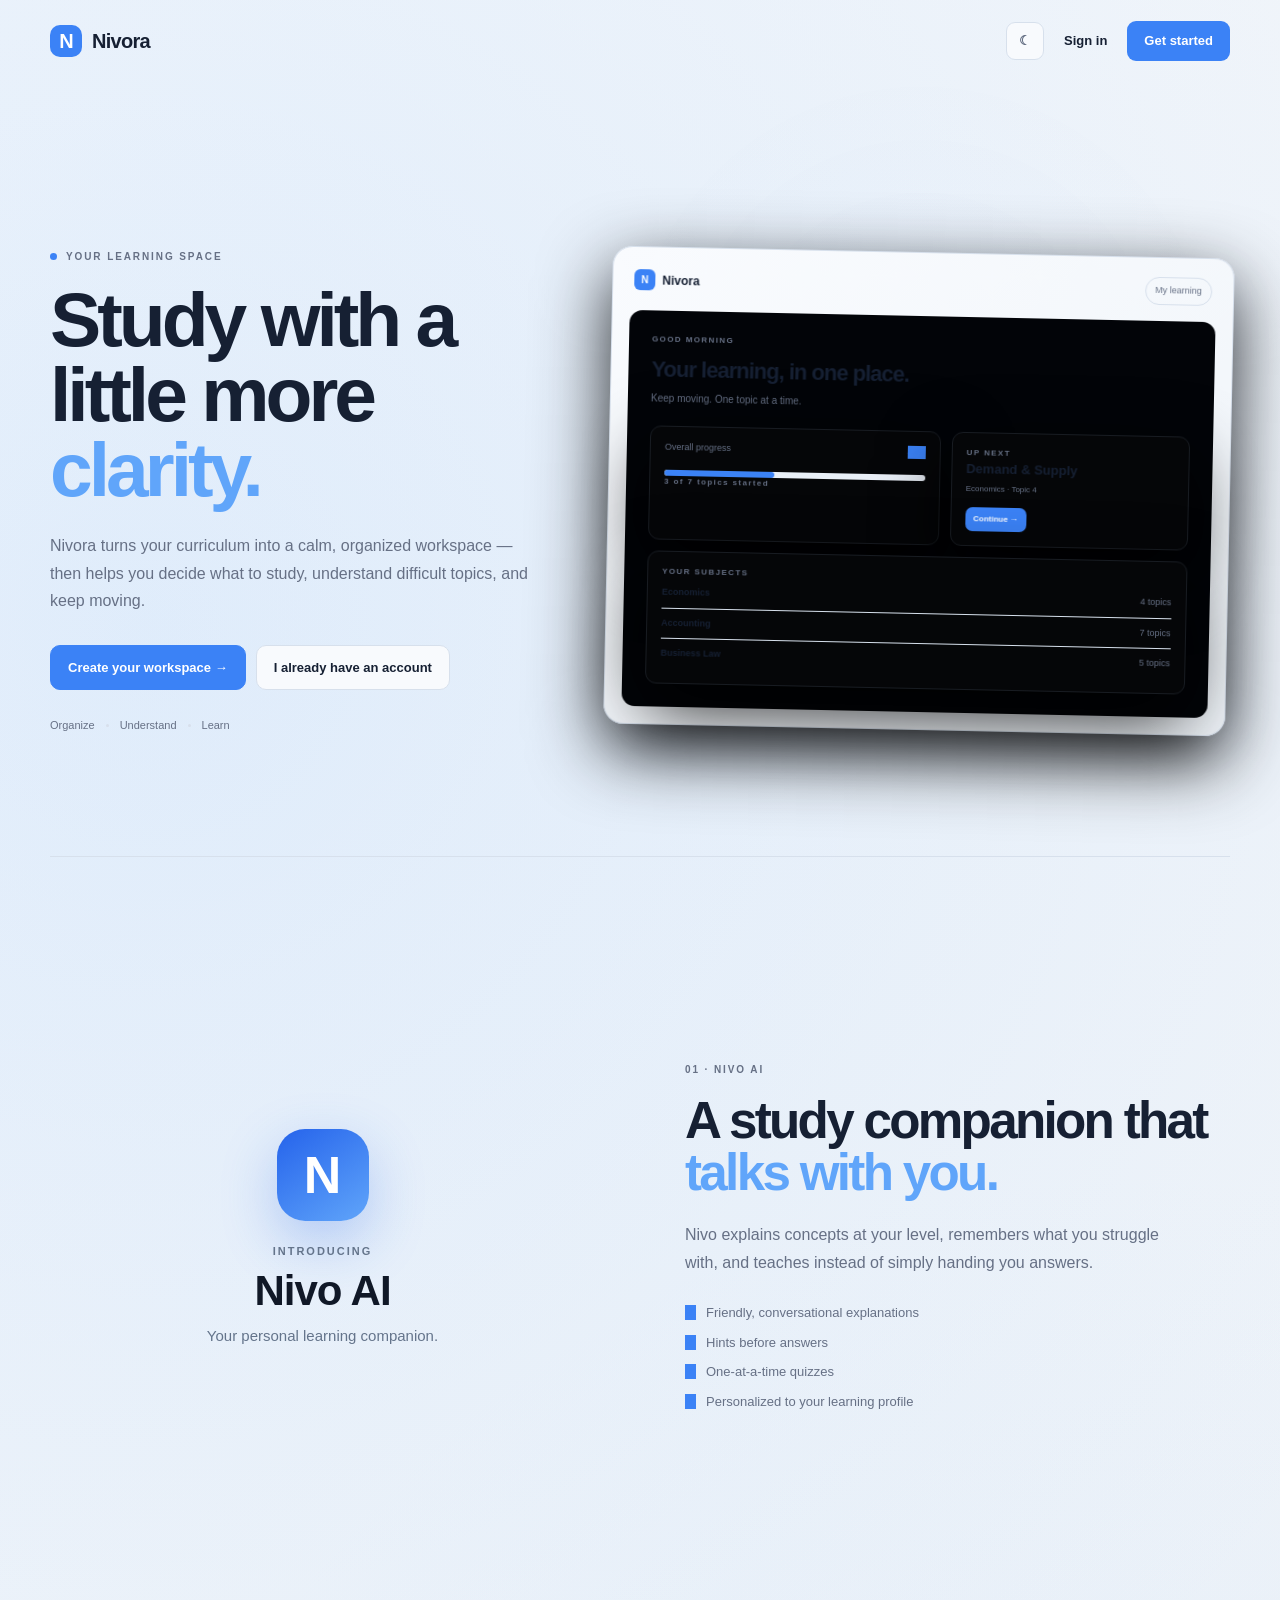
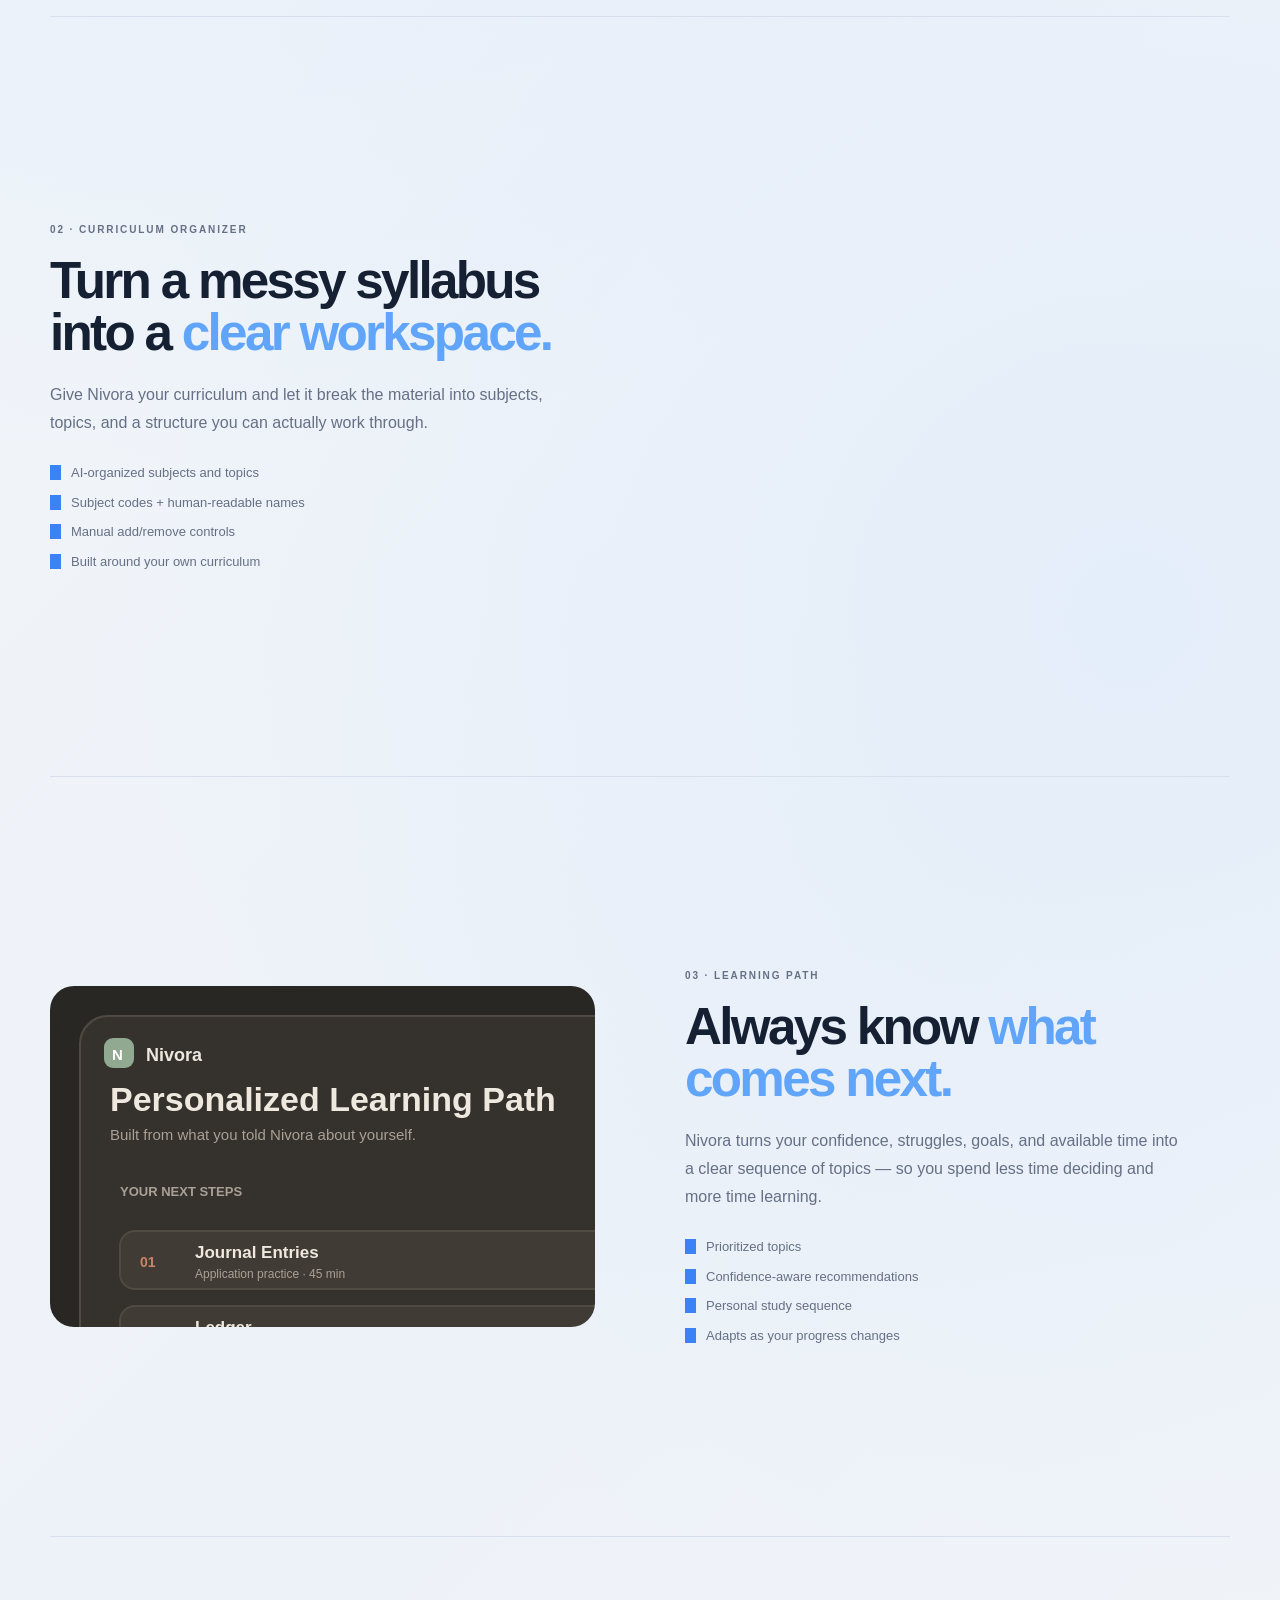
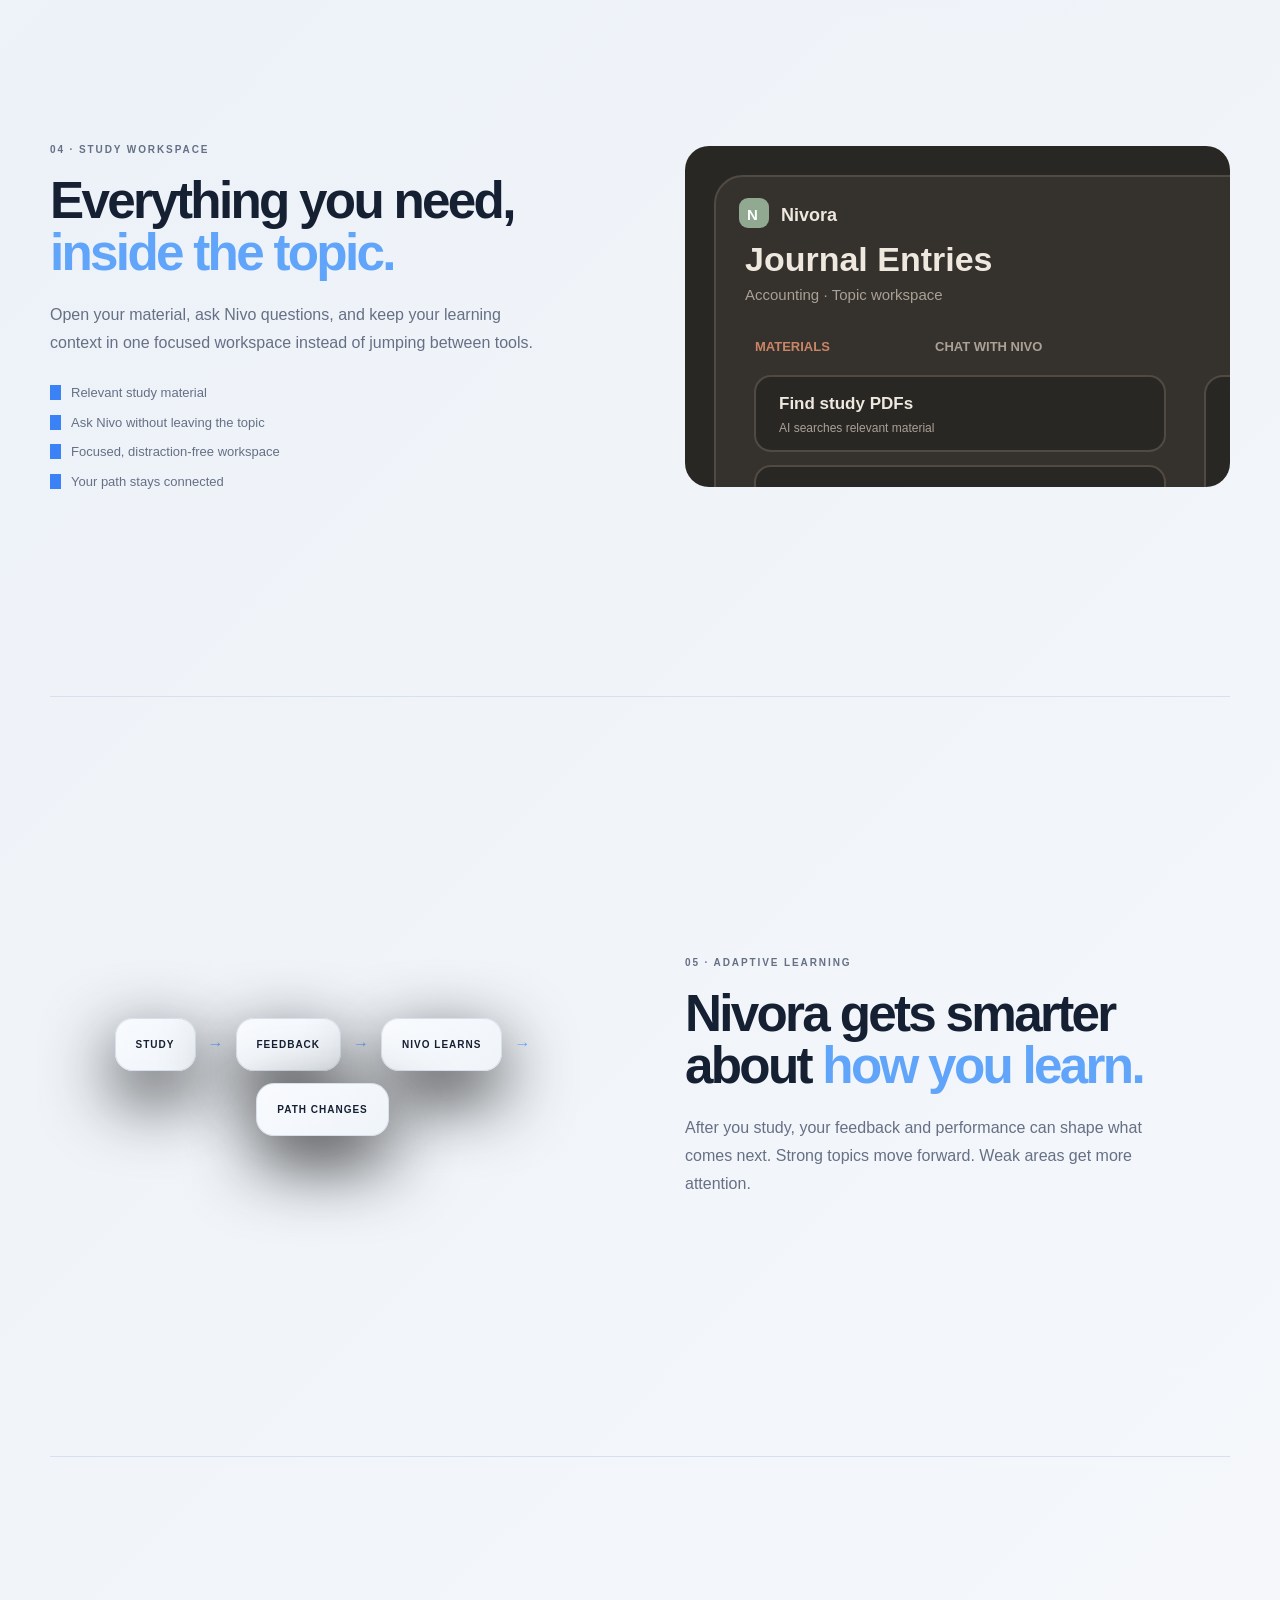
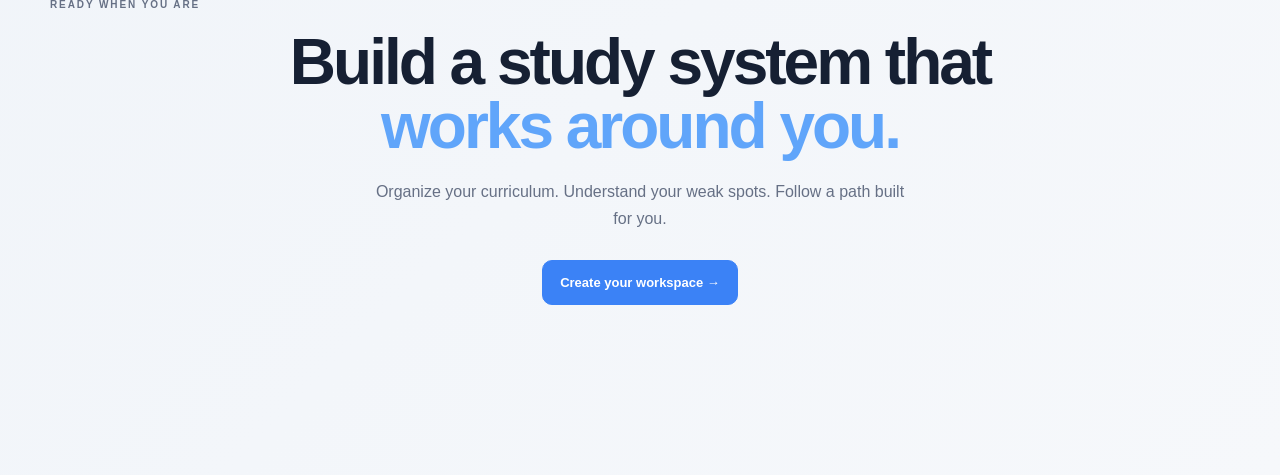
<file: subjects.html>
<!DOCTYPE html>
<html lang="en">
<head>
<meta charset="UTF-8"><meta name="viewport" content="width=device-width, initial-scale=1.0">
<title>Subject | Nivora</title>
<link rel="stylesheet" href="style.css"><link rel="stylesheet" href="app-enhancements.css"><link rel="stylesheet" href="topic-materials.css"><link rel="stylesheet" href="subject-reference.css"><link rel="stylesheet" href="topic-modal-center.css"><link rel="stylesheet" href="subject-warm.css"><link rel="stylesheet" href="nivo-chat-overrides.css?v=20261012-2">
<style>
.nivo-image-button{width:48px;height:48px;border-radius:50%;border:1px solid rgba(79,140,255,.2);background:transparent;color:inherit;font-size:18px;cursor:pointer;display:grid;place-items:center;flex:0 0 48px}.nivo-image-button:hover{transform:translateY(-1px)}.nivo-image-button:disabled{opacity:.5;cursor:wait}.nivo-generated-image{display:block;max-width:min(100%,620px);margin-top:12px;border-radius:14px;border:1px solid rgba(79,140,255,.2)}
</style>
</head>
<body class="app-page nivora-subject-page">
<nav class="navbar">
  <a href="dashboard.html" class="logo"><span class="nivora-leaf">✦</span> Nivora</a>
  <div class="nav-links"><a href="dashboard.html">Dashboard</a><a href="subjectui.html" class="active">Subjects</a><a href="pathway.html">Learning Path</a><a href="#" class="disabled-link">Progress</a></div>
  <div class="nav-actions"><button class="theme-toggle" id="themeToggle"><span id="themeIcon">☀</span></button><div class="profile-wrap"><button class="profile-button" id="profileButton" aria-label="Open profile">—</button><div class="profile-menu hidden" id="profileMenu"><div class="profile-menu-name" id="profileMenuName">Profile</div><button id="setupAgainButton">Study setup</button><button id="logoutButton" class="logout-button">Log out</button></div></div></div>
</nav>
<div class="subject-shell">
  <aside class="subject-sidebar">
    <a class="sidebar-subject-card" href="subjectui.html"><strong id="sidebarSubjectName">Subject</strong><span id="sidebarTopicCount">0 topics</span><i></i></a>
    <nav class="sidebar-nav"><a href="dashboard.html">⌂ <span>Overview</span></a><a class="active" href="subjectui.html">▦ <span>Subjects</span></a><a href="pathway.html">✦ <span>Learning Path</span></a><a href="#" class="disabled-link">↗ <span>Progress</span></a><a href="#" class="disabled-link">◷ <span>Study Time</span></a><a href="#" class="disabled-link">⚙ <span>Settings</span></a></nav>
    <button class="sidebar-logout" id="sidebarLogout">↪ <span>Logout</span></button>
  </aside>
  <main class="subject-main">
    <a href="subjectui.html" class="back-link">← Back to Subjects</a>
    <header class="subject-page-header compact-subject-header"><div><p class="eyebrow">SUBJECT</p><h1 id="subjectName">Loading...</h1><p class="welcome-text" id="subjectDescription">Loading...</p></div><div class="subject-main-icon" id="subjectIcon">•</div></header>
    <section class="stats-grid subject-stats"><div class="stat-card"><span class="stat-label">Average score</span><strong id="subjectAverage">—</strong></div><div class="stat-card"><span class="stat-label">Topics</span><strong id="subjectTopics">—</strong></div><div class="stat-card"><span class="stat-label">Study time</span><strong id="subjectStudyTime">—</strong></div></section>
    <section class="simple-section topics-section"><div class="section-heading-row"><div><p class="section-kicker">TOPICS</p><h2>Your topics</h2><p class="section-description">Choose a topic to open materials or learn with Nivo.</p></div><button class="secondary-button" id="addTopicButton">+ Add topic</button></div><div id="subjectTopicsList" class="subject-topics-list"></div></section>
  </main>
</div>
<div class="modal hidden" id="topicModal" aria-hidden="true">
  <div class="modal-backdrop" data-close-topic></div><section class="topic-workspace" role="dialog" aria-modal="true" aria-labelledby="topicWorkspaceTitle"><header class="topic-workspace-header"><div class="topic-title-wrap"><div class="topic-modal-icon">▧</div><div><h2 id="topicWorkspaceTitle">Topic</h2><p id="topicWorkspaceMeta" class="topic-workspace-meta">Not started · 0% complete</p></div></div><button class="modal-close" id="closeTopicWorkspace" aria-label="Collapse topic heading">×</button></header><div class="topic-tabs" role="tablist"><button class="topic-tab active" data-topic-tab="materials" role="tab" aria-selected="true">▧ <span>Materials</span></button><button class="topic-tab" data-topic-tab="chat" role="tab" aria-selected="false">◌ <span>Learn with Nivo</span></button></div><div class="topic-panel" id="materialsPanel"><div class="material-actions-grid"><button type="button" class="material-action-card" id="uploadTopicPdf"><span class="material-action-icon upload">↑</span><span><strong>Upload your PDF</strong><small>Add your own study materials</small></span><span class="material-action-arrow">→</span></button><button type="button" class="material-action-card" id="findTopicPdfs"><span class="material-action-icon search">⌕</span><span><strong>Find PDF materials</strong><small>Nivo finds relevant resources</small></span><span class="material-action-arrow">→</span></button></div><input id="topicPdfInput" type="file" accept="application/pdf,.pdf" multiple hidden><div class="topic-results-header"><span>Your materials</span><span id="materialCount">0</span></div><div id="topicMaterialList" class="topic-material-list large"></div><div id="pdfSearchResults" class="pdf-search-results hidden"></div></div><div class="topic-panel hidden" id="chatPanel"><div class="nivo-chat-back-row"><button type="button" class="nivo-chat-back hidden" id="nivoChatBack" aria-label="Exit Nivo chat">← <span>Back</span></button></div><div class="chat-intro"><div class="nivo-mark">N</div><div><h3>Chat with Nivo</h3><p id="nivoModeDescription">No setup needed. Just talk to me.</p></div></div><div class="nivo-chat-layout"><aside class="nivo-learning-sidebar"><div class="nivo-learning-sidebar-label">LEARNING STYLE</div><div class="nivo-learning-modes hidden" id="nivoLearningModes"><button type="button" class="nivo-mode-card" data-nivo-mode="explanation"><span class="nivo-mode-icon">📖</span><span><strong>Explanation</strong><small>Learn through a clear, structured explanation with examples and step-by-step reasoning.</small></span><span class="nivo-mode-arrow">→</span></button><button type="button" class="nivo-mode-card" data-nivo-mode="interactive"><span class="nivo-mode-icon">🎮</span><span><strong>Interactive Learning</strong><small>Nivo explains the topic while involving you through examples, mini-challenges, feedback and guided practice.</small></span><span class="nivo-mode-arrow">→</span></button></div><div class="nivo-mode-badge hidden" id="nivoModeBadge"><span id="nivoModeBadgeText">Explanation</span><button type="button" id="changeNivoMode">Change</button></div></aside><div class="nivo-chat-main"><div id="chatMessages" class="chat-messages"><div class="chat-message assistant"><strong>Nivo</strong><p>Hey! I’m here. What’s up?</p></div></div><form id="topicChatForm" class="chat-form"><input id="topicChatInput" autocomplete="off" placeholder="Say something..." maxlength="1200"><button type="submit" aria-label="Send">→</button></form><p class="chat-disclaimer">Nivo AI can make mistakes. Verify important information.</p></div></div></div></section>
</div>
<div class="modal hidden" id="topicCreateModal" aria-hidden="true"><div class="modal-backdrop" data-close-create-topic></div><section class="modal-card"><div class="modal-header"><div><p class="section-kicker">NEW TOPIC</p><h2>Add a topic</h2></div><button class="modal-close" id="closeTopicModal">×</button></div><form id="topicForm"><label>Topic name<input id="topicNameInput" type="text" maxlength="80" placeholder="e.g. Chapter 3 — Depreciation" required></label><div class="form-actions"><button type="button" class="secondary-button" id="cancelTopicButton">Cancel</button><button class="primary-button" type="submit">Add topic</button></div></form></section></div>
<footer><p>Nivora</p></footer><script src="data/storage.js"></script><script src="subject-page.js"></script><script src="topic-materials.js"></script><script src="nivo-natural.js"></script><script src="nivo-image.js"></script><script>
document.addEventListener("DOMContentLoaded",()=>{
  const modal=document.getElementById("topicModal");
  const workspace=document.querySelector(".topic-workspace");
  const header=document.getElementById("closeTopicWorkspace");
  const back=document.getElementById("nivoChatBack");
  if(!modal||!workspace||!header||!back)return;
  const resetHeading=()=>{workspace.classList.remove("heading-collapsed");header.innerHTML="×";header.setAttribute("aria-label","Collapse topic heading");};
  const observer=new MutationObserver(()=>{if(modal.classList.contains("hidden"))resetHeading();});
  observer.observe(modal,{attributes:true,attributeFilter:["class"]});
  document.addEventListener("click",event=>{
    if(!event.target.closest("#closeTopicWorkspace"))return;
    event.preventDefault();event.stopPropagation();event.stopImmediatePropagation();
    if(workspace.classList.contains("heading-collapsed")){
      window.NivoraTopicWorkspace?.close();
      return;
    }
    workspace.classList.add("heading-collapsed");
    header.innerHTML="← <span>Back</span>";header.setAttribute("aria-label","Exit Nivo chat");
  },true);
  back.addEventListener("click",event=>{event.preventDefault();window.NivoraTopicWorkspace?.close();});
});
</script>
</body></html>
</file>
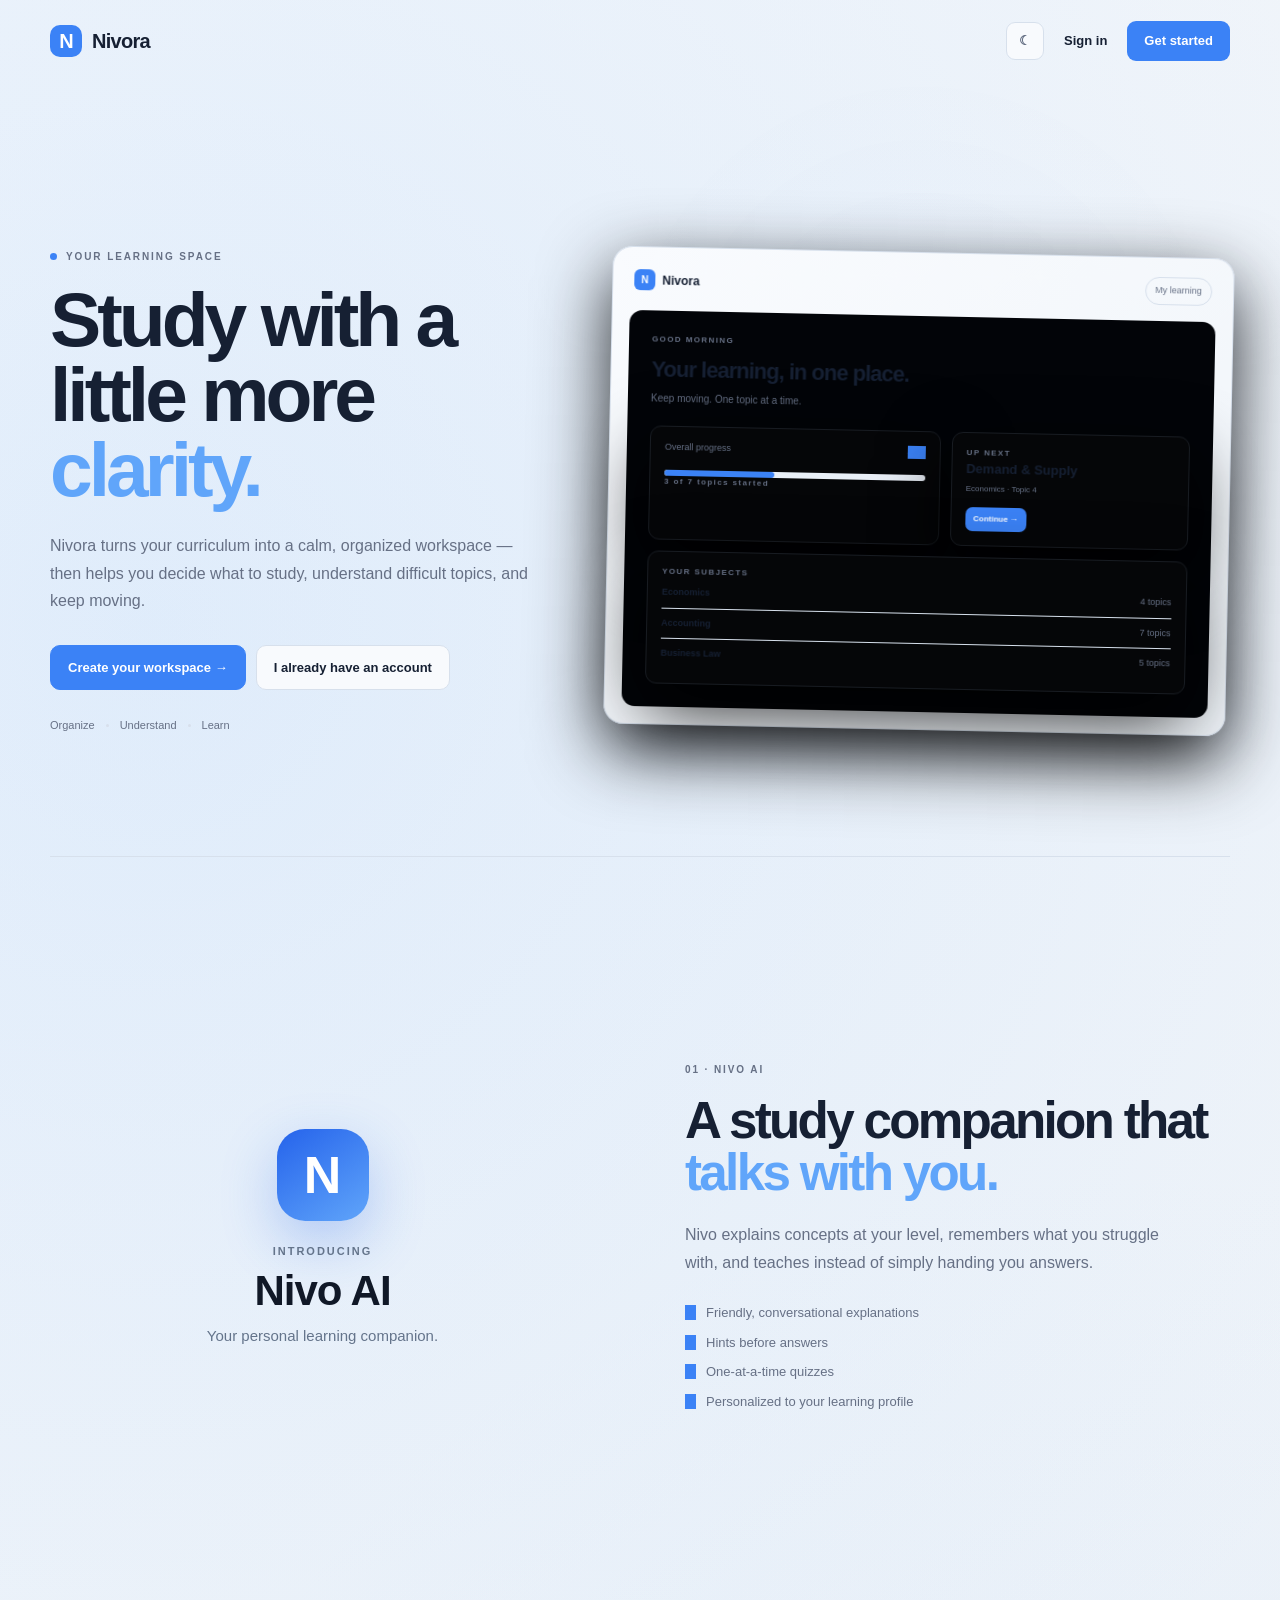
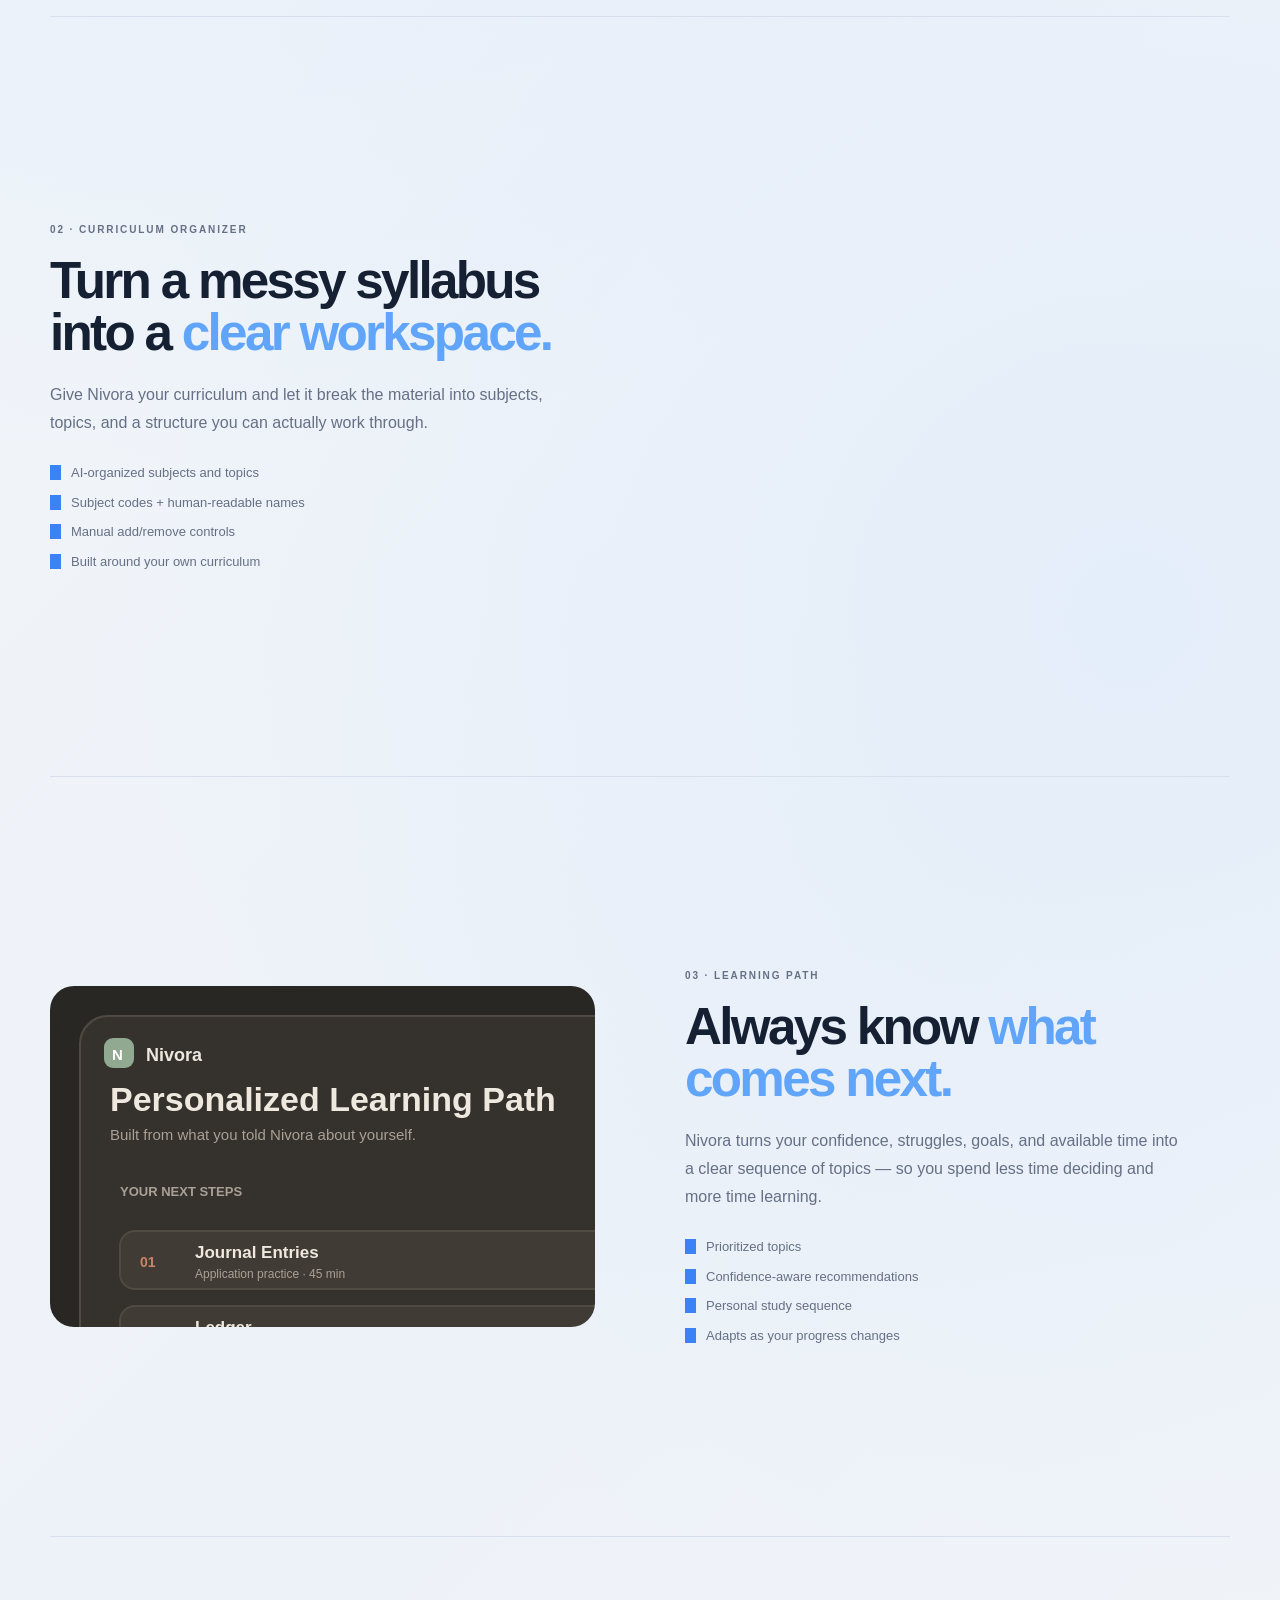
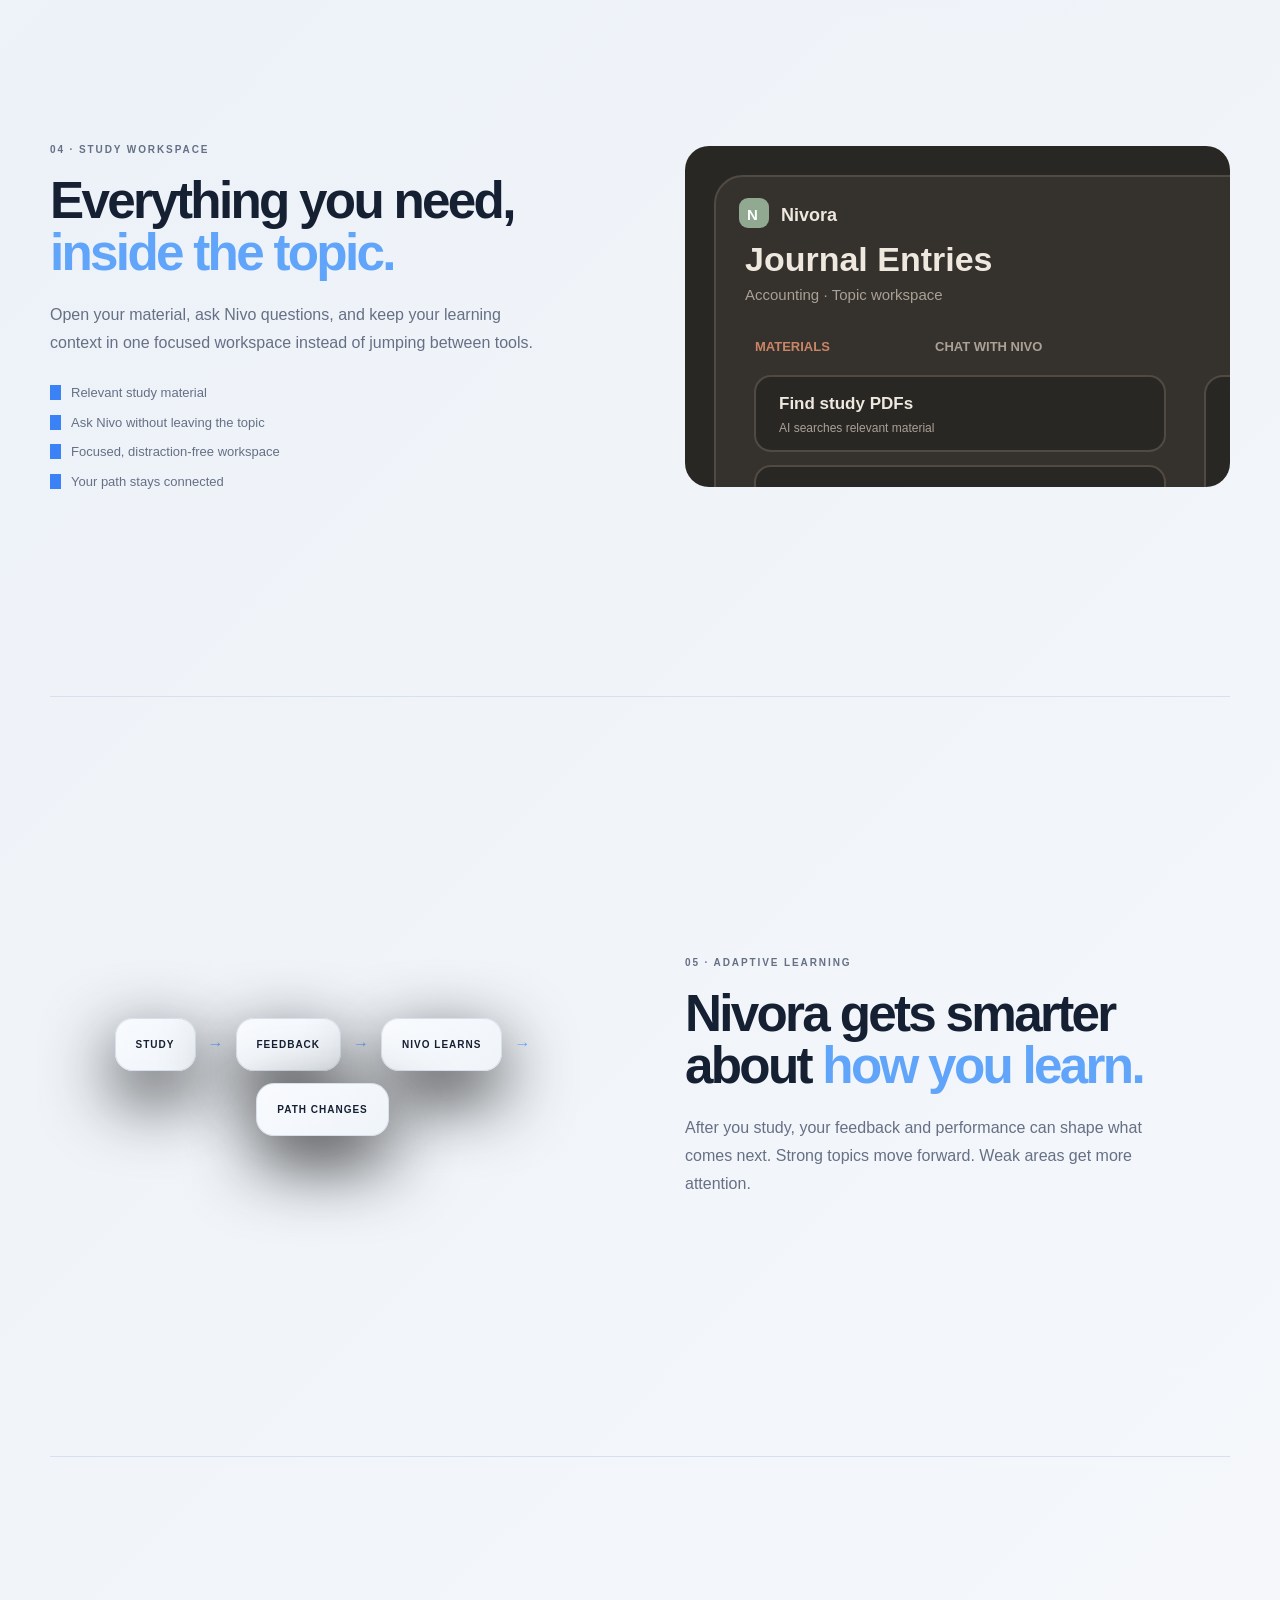
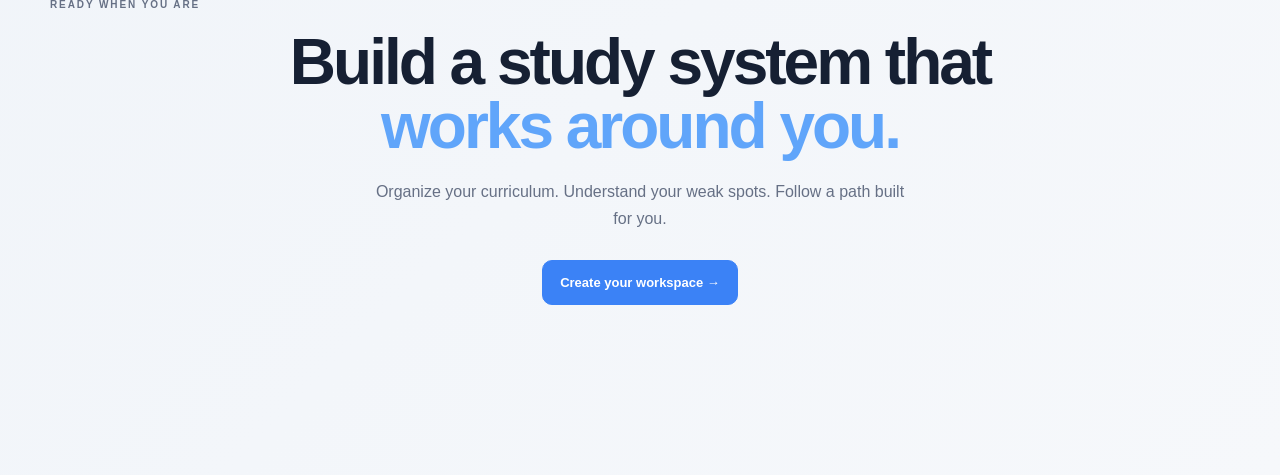
<file: subjectui.html>
<!DOCTYPE html>
<html lang="en">
<head><meta charset="UTF-8"><meta name="viewport" content="width=device-width, initial-scale=1.0"><title>Subjects | Nivora</title><link rel="stylesheet" href="style.css"><link rel="stylesheet" href="app-enhancements.css"><link rel="stylesheet" href="app-theme.css"><link rel="stylesheet" href="curriculum-return.css"></head>
<body>
<nav class="navbar"><a href="dashboard.html" class="logo">Nivora</a><div class="nav-links"><a href="dashboard.html">Dashboard</a><a href="subjectui.html" class="active">Subjects</a><a href="pathway.html">Learning Path</a><a href="#" class="disabled-link">Progress</a></div><div class="nav-actions"><button class="theme-toggle" id="themeToggle" aria-label="Toggle theme"><span id="themeIcon">☀</span></button><div class="profile-wrap"><button class="profile-button" id="profileButton" aria-label="Open profile">—</button><div class="profile-menu hidden" id="profileMenu"><div class="profile-menu-name" id="profileMenuName">Profile</div><button id="setupAgainButton">Study setup</button><button id="logoutButton" class="logout-button">Log out</button></div></div></div></nav>
<main class="container"><header class="page-header subjects-header"><div><p class="eyebrow">LEARNING</p><h1>Your subjects.</h1><p class="welcome-text">Create the subjects you actually study. Keep your material with them.</p></div><button id="addSubjectButton" class="primary-button">+ Add subject</button></header>
<section id="curriculumReturn" class="curriculum-return-card hidden"><div class="curriculum-return-copy"><p class="section-kicker">CURRICULUM ORGANISER</p><h2>Let Nivo organise your curriculum.</h2><p class="section-description">Skipped curriculum setup earlier? Upload your curriculum now and Nivora will identify your subjects and topics for you.</p></div><a class="primary-button" href="setup.html?organize=1">Organize curriculum →</a></section>
<section id="subjectsGrid" class="subjects-grid"></section><section id="emptySubjects" class="empty-state hidden"><h2>No subjects yet.</h2><p>Create your first subject and build your own learning space.</p><button class="primary-button" id="emptyAddSubjectButton">Add your first subject</button></section></main>
<div class="modal hidden" id="subjectModal" aria-hidden="true"><div class="modal-backdrop" data-close-modal></div><section class="modal-card" role="dialog" aria-modal="true"><div class="modal-header"><div><p class="section-kicker">NEW SUBJECT</p><h2>Add a subject</h2></div><button class="modal-close" id="closeSubjectModal">×</button></div><form id="subjectForm"><label>Subject name<input id="subjectNameInput" type="text" placeholder="e.g. Financial Accounting" required maxlength="60"></label><label>Short description <span class="optional">optional</span><textarea id="subjectDescriptionInput" placeholder="What are you studying?" maxlength="140"></textarea></label><div class="form-actions"><button type="button" class="secondary-button" id="cancelSubjectButton">Cancel</button><button type="submit" class="primary-button">Create subject</button></div></form></section></div>
<footer><p>Nivora</p></footer><script src="data/storage.js"></script><script src="app.js"></script><script>
document.addEventListener("DOMContentLoaded",function(){
 const prompt=document.getElementById("curriculumReturn");
 if(prompt && localStorage.getItem("studyOS-curriculum-organized") !== "true") prompt.classList.remove("hidden");
});
</script>
</body></html>
</file>
<file: style.css>
:root {
    --background: #24231F;
    --surface: #2D2B26;
    --surface-2: #37342D;
    --border: #49443A;
    --border-strong: #5A5246;
    --text: #F1EDE5;
    --muted: #B5ADA0;
    --accent: #C9795C;
    --danger: #D06A68;
}

body.light {
    --background: #EDE5D8;
    --surface: #F7F2E9;
    --surface-2: #E3D9C9;
    --border: #CEC1AE;
    --border-strong: #B7A894;
    --text: #34332E;
    --muted: #756E64;
    --accent: #B9684E;
    --danger: #B95150;
}

* { box-sizing: border-box; margin: 0; padding: 0; }
html { scroll-behavior: smooth; }
body { min-height: 100vh; background: var(--background); color: var(--text); font-family: Inter, ui-sans-serif, -apple-system, BlinkMacSystemFont, "Segoe UI", Arial, sans-serif; line-height: 1.5; transition: background-color .2s ease, color .2s ease; }
body.modal-open { overflow: hidden; }
button,input,textarea { font: inherit; }
button,a { -webkit-tap-highlight-color: transparent; }
button { cursor: pointer; }
a { color: inherit; }
.hidden { display: none !important; }
.disabled-link { opacity: .45; pointer-events: none; }
.navbar { height: 68px; padding: 0 5.5%; border-bottom: 1px solid var(--border); display: flex; align-items: center; justify-content: space-between; position: sticky; top: 0; z-index: 20; background: color-mix(in srgb, var(--background) 94%, transparent); backdrop-filter: blur(12px); }
.logo { text-decoration: none; font-size: 23px; font-weight: 800; letter-spacing: -1px; color: var(--text); }
.logo span { color: var(--accent); }
.nav-links { display: flex; gap: 30px; }
.nav-links a { color: var(--muted); text-decoration: none; font-size: 14px; font-weight: 600; transition: color .15s ease; }
.nav-links a:hover,.nav-links a.active { color: var(--text); }
.nav-actions { display: flex; align-items: center; gap: 10px; }
.theme-toggle,.profile-button { width: 38px; height: 38px; border: 1px solid var(--border); background: var(--surface); color: var(--text); }
.theme-toggle { border-radius: 50%; font-size: 16px; }
.profile-button { border-radius: 50%; font-size: 11px; font-weight: 800; }
.container { width: min(1120px, 88%); margin: 0 auto; padding: 64px 0 90px; }
.dashboard-header,.page-header,.subject-page-header { display: flex; align-items: flex-end; justify-content: space-between; gap: 40px; }
.dashboard-header { margin-bottom: 42px; }
.page-header { margin-bottom: 42px; }
.subject-page-header { margin: 22px 0 40px; align-items: center; }
.eyebrow,.section-kicker { color: var(--accent); font-size: 10px; font-weight: 800; letter-spacing: 1.8px; }
.eyebrow { margin-bottom: 11px; }
.dashboard-header h1,.page-header h1,.subject-page-header h1 { font-size: clamp(34px, 5vw, 48px); line-height: 1.05; letter-spacing: -2px; }
.welcome-text { margin-top: 10px; color: var(--muted); font-size: 15px; max-width: 650px; }
.today-date { color: var(--muted); font-size: 13px; padding-bottom: 5px; white-space: nowrap; }
.primary-button,.secondary-button { display: inline-flex; align-items: center; justify-content: center; min-height: 42px; padding: 0 17px; border-radius: 8px; text-decoration: none; font-size: 13px; font-weight: 700; }
.primary-button { border: 1px solid var(--accent); background: var(--accent); color: #FFF9F2; }
.primary-button:hover { opacity: .88; }
.secondary-button { border: 1px solid var(--border-strong); background: transparent; color: var(--text); }
.stats-grid { display: grid; grid-template-columns: repeat(3, 1fr); border-top: 1px solid var(--border); border-bottom: 1px solid var(--border); margin-bottom: 28px; }
.stat-card { min-height: 112px; padding: 23px 24px; display: flex; flex-direction: column; justify-content: center; border-right: 1px solid var(--border); }
.stat-card:last-child { border-right: 0; }
.stat-label { color: var(--muted); font-size: 12px; margin-bottom: 7px; }
.stat-card strong { font-size: 27px; letter-spacing: -.7px; }
.dashboard-grid { display: grid; grid-template-columns: 1.1fr .9fr; gap: 28px; margin-bottom: 28px; }
.focus-panel,.subjects-panel,.simple-section { border: 1px solid var(--border); background: var(--surface); }
.focus-panel,.subjects-panel { min-height: 285px; padding: 28px; }
.panel-heading,.section-heading-row { display: flex; align-items: flex-start; justify-content: space-between; gap: 20px; }
.panel-heading h2,.section-heading-row h2 { margin-top: 5px; font-size: 22px; letter-spacing: -.5px; }
.score-chip { color: var(--accent); font-size: 18px; font-weight: 800; }
.focus-topic { color: var(--muted); margin-top: 34px; }
.progress-track { height: 5px; width: 100%; background: var(--surface-2); margin-top: 15px; overflow: hidden; }
.progress-value { height: 100%; background: #9AAA8B; min-width: 0; }
.text-button,.card-link,.back-link { text-decoration: none; font-size: 13px; font-weight: 700; }
.text-button { display: inline-flex; gap: 7px; color: var(--text); margin-top: 28px; }
.text-button:hover,.card-link:hover,.back-link:hover { color: var(--accent); }
.dashboard-subject-list { margin-top: 24px; }
.dashboard-subject-row { min-height: 48px; padding: 0 2px; border-top: 1px solid var(--border); display: flex; align-items: center; justify-content: space-between; text-decoration: none; }
.dashboard-subject-row:hover .subject-name { color: var(--accent); }
.subject-row-score { color: var(--muted); font-size: 13px; }
.subject-row-score span { color: var(--text); margin-left: 5px; }
.simple-section { padding: 28px; }
.attention-list { margin-top: 22px; }
.attention-row { min-height: 64px; padding: 12px 0; border-top: 1px solid var(--border); display: flex; align-items: center; justify-content: space-between; gap: 20px; text-decoration: none; }
.attention-row div { display: flex; flex-direction: column; gap: 2px; }
.attention-row div span { color: var(--muted); font-size: 12px; }
.attention-row:hover strong:first-child { color: var(--accent); }
.attention-score { font-size: 14px; color: var(--muted); }
.muted-message,.empty-topic-state p,.empty-state p { color: var(--muted); font-size: 13px; }
.subjects-header { align-items: center; }
.subjects-grid { display: grid; grid-template-columns: repeat(2, 1fr); gap: 18px; }
.subject-card { border: 1px solid var(--border); background: var(--surface); padding: 25px; transition: border-color .15s ease, transform .15s ease; }
.subject-card:hover { border-color: var(--border-strong); transform: translateY(-2px); }
.subject-card-header { display: flex; align-items: center; justify-content: space-between; margin-bottom: 28px; }
.subject-card-header > span { color: var(--muted); font-size: 11px; }
.subject-icon,.subject-main-icon { display: flex; align-items: center; justify-content: center; border: 1px solid var(--border); background: var(--surface-2); color: var(--accent); font-weight: 800; }
.subject-icon { width: 42px; height: 42px; font-size: 18px; }
.subject-main-icon { width: 64px; height: 64px; font-size: 22px; }
.subject-card h2 { font-size: 23px; letter-spacing: -.6px; }
.subject-card p { color: var(--muted); font-size: 13px; min-height: 42px; margin-top: 6px; }
.subject-score-line { display: flex; align-items: center; justify-content: space-between; margin-top: 24px; color: var(--muted); font-size: 12px; }
.subject-score-line strong { color: var(--text); font-size: 14px; }
.subject-card .progress-track { margin-top: 8px; }
.card-link { display: inline-flex; gap: 7px; margin-top: 22px; }
.empty-state { border: 1px dashed var(--border-strong); padding: 55px 30px; text-align: center; }
.empty-state h2 { font-size: 22px; }
.empty-state p { margin: 8px auto 20px; }
.modal { position: fixed; inset: 0; z-index: 100; }
.modal-backdrop { position: absolute; inset: 0; background: rgba(20,18,15,.68); backdrop-filter: blur(4px); }
.modal-card { position: relative; width: min(480px, calc(100% - 32px)); margin: 12vh auto 0; padding: 28px; background: var(--surface); border: 1px solid var(--border-strong); box-shadow: 0 24px 80px rgba(0,0,0,.28); }
.modal-header { display: flex; justify-content: space-between; gap: 20px; margin-bottom: 26px; }
.modal-header h2 { margin-top: 5px; font-size: 23px; }
.modal-close { border: 0; background: transparent; color: var(--muted); font-size: 25px; line-height: 1; width: 32px; height: 32px; }
.modal-card form { display: flex; flex-direction: column; gap: 19px; }
.modal-card label { display: flex; flex-direction: column; gap: 7px; color: var(--text); font-size: 12px; font-weight: 700; }
.optional { color: var(--muted); font-weight: 400; }
.modal-card input,.modal-card textarea { width: 100%; border: 1px solid var(--border-strong); background: var(--background); color: var(--text); padding: 12px 13px; outline: none; border-radius: 6px; }
.modal-card textarea { min-height: 90px; resize: vertical; }
.modal-card input:focus,.modal-card textarea:focus { border-color: var(--accent); }
.form-actions { display: flex; justify-content: flex-end; gap: 10px; margin-top: 5px; }
.back-link { color: var(--muted); display: inline-block; }
.subject-stats { margin-bottom: 28px; }
.subject-topics-list { margin-top: 20px; }
.subject-topic-row { display: grid; grid-template-columns: 1fr auto; align-items: center; gap: 25px; min-height: 76px; border-top: 1px solid var(--border); }
.subject-topic-row > div { min-width: 0; }
.topic-progress { max-width: 520px; margin-top: 9px; }
.empty-topic-state { border-top: 1px solid var(--border); padding: 30px 0 5px; }
.empty-topic-state h3 { font-size: 16px; }
.empty-topic-state p { margin-top: 4px; }
footer { border-top: 1px solid var(--border); color: var(--muted); padding: 22px 5.5%; font-size: 11px; }
@media (max-width: 800px) {
.navbar { padding: 0 5%; }
.nav-links { gap: 16px; }
.container { width: 90%; padding-top: 45px; }
.dashboard-header,.page-header,.subject-page-header { align-items: flex-start; flex-direction: column; }
.dashboard-grid,.subjects-grid { grid-template-columns: 1fr; }
.stats-grid { grid-template-columns: 1fr; }
.stat-card { border-right: 0; border-bottom: 1px solid var(--border); }
.stat-card:last-child { border-bottom: 0; }
}
@media (max-width: 560px) {
.navbar { height: auto; min-height: 64px; flex-wrap: wrap; gap: 12px; padding: 12px 5%; }
.nav-links { order: 3; width: 100%; justify-content: center; padding-top: 4px; }
.nav-actions { margin-left: auto; }
.container { width: 90%; }
.focus-panel,.subjects-panel,.simple-section,.subject-card { padding: 21px; }
.subject-topic-row { gap: 12px; }
}

body.light .theme-toggle { background:#F7F2E9; color:#34332E; border-color:#CEC1AE; }
body:not(.light) .theme-toggle { background:#2D2B26; color:#F1EDE5; border-color:#49443A; }
body.light .primary-button { background:#B9684E; border-color:#B9684E; }
body:not(.light) .primary-button { background:#C9795C; border-color:#C9795C; }
body.light .progress-value,body:not(.light) .progress-value { background:#9AAA8B; }

/* Unified Nivora brand treatment: the top-left wordmark uses the terracotta accent, never sage. */
.logo { color: var(--accent) !important; }
.logo span { color: var(--accent) !important; }
</file>
<file: landing.css>
/* Nivora landing page */
:root{--landing-bg:#eee8dd;--landing-surface:#f7f3eb;--landing-surface-2:#e4dbce;--landing-text:#292824;--landing-muted:#777168;--landing-border:#d5cbbd;--landing-accent:#b96f50;--landing-accent-hover:#a85f43;--landing-sage:#718873;--landing-shadow:rgba(64,49,37,.13)}
body.landing-page[data-theme="dark"]{--landing-bg:#292724;--landing-surface:#35312d;--landing-surface-2:#403b35;--landing-text:#eee8de;--landing-muted:#aaa096;--landing-border:#514a42;--landing-accent:#c98566;--landing-accent-hover:#d29476;--landing-sage:#91a891;--landing-shadow:rgba(0,0,0,.28)}
.landing-page{min-height:100vh;overflow-x:hidden;background:var(--landing-bg);color:var(--landing-text);transition:background .25s,color .25s}.landing-page::before{content:"";position:fixed;inset:0;pointer-events:none;background:radial-gradient(circle at 72% 42%,rgba(185,111,80,.08),transparent 30%),radial-gradient(circle at 18% 85%,rgba(113,136,115,.06),transparent 27%)}
.landing-nav{width:min(1180px,calc(100% - 48px));height:82px;margin:auto;display:flex;align-items:center;justify-content:space-between;position:relative;z-index:5}.landing-logo{display:inline-flex;align-items:center;gap:10px;color:var(--landing-text);text-decoration:none;font-size:20px;font-weight:800;letter-spacing:-.7px}.logo-mark{width:32px;height:32px;display:grid;place-items:center;border-radius:10px;background:var(--landing-sage);color:#f7f3eb;font-weight:900}.landing-actions{display:flex;align-items:center;gap:8px}.landing-theme,.landing-link,.landing-cta{border:0;background:transparent;color:var(--landing-text);padding:10px 12px;border-radius:9px;font:inherit;font-size:13px;font-weight:700;cursor:pointer}.landing-theme{width:38px;height:38px;padding:0;color:var(--landing-muted);border:1px solid var(--landing-border);background:var(--landing-surface)}.landing-link:hover,.landing-theme:hover{background:var(--landing-surface-2)}.landing-link{color:var(--landing-muted)}.landing-cta{background:var(--landing-text);color:var(--landing-bg);padding-inline:17px}
.landing-main{width:min(1180px,calc(100% - 48px));margin:auto;position:relative;z-index:2;padding:44px 0 80px}.landing-hero{min-height:calc(100vh - 170px);display:grid;grid-template-columns:minmax(0,.88fr) minmax(430px,1.12fr);align-items:center;gap:70px}.landing-copy{max-width:580px}.landing-kicker{display:flex;align-items:center;gap:9px;color:var(--landing-muted);font-size:10px;font-weight:800;letter-spacing:1.9px;margin:0 0 18px}.kicker-dot{width:7px;height:7px;border-radius:50%;background:var(--landing-sage)}.landing-hero h1{margin:0;font-size:clamp(54px,6vw,82px);line-height:.98;letter-spacing:-4px;font-weight:850}.landing-hero h1 em,.feature-copy h2 em,.landing-final h2 em{color:var(--landing-accent);font-style:normal}.landing-description{max-width:540px;margin:25px 0 0;color:var(--landing-muted);font-size:16px;line-height:1.72}.landing-buttons{display:flex;align-items:center;flex-wrap:wrap;gap:10px;margin-top:30px}.landing-start,.landing-secondary{min-height:45px;padding:0 17px;border-radius:10px;font-size:13px;font-weight:800;cursor:pointer}.landing-start{border:1px solid var(--landing-accent);background:var(--landing-accent);color:#fff5ed}.landing-start:hover{background:var(--landing-accent-hover)}.landing-secondary{border:1px solid var(--landing-border);background:var(--landing-surface);color:var(--landing-text)}.landing-secondary:hover{background:var(--landing-surface-2)}.landing-trust{display:flex;align-items:center;gap:11px;margin-top:27px;color:var(--landing-muted);font-size:11px}.landing-trust i{width:3px;height:3px;border-radius:50%;background:var(--landing-border)}
.landing-preview{position:relative}.preview-window{position:relative;padding:17px;border:1px solid var(--landing-border);border-radius:20px;background:var(--landing-surface);box-shadow:0 28px 70px var(--landing-shadow);transform:rotate(1.2deg)}.preview-top{display:flex;align-items:center;justify-content:space-between;padding:2px 4px 16px}.preview-brand{display:flex;align-items:center;gap:7px;font-size:12px;font-weight:800}.preview-brand span,.demo-bar>span{width:21px;height:21px;display:grid;place-items:center;border-radius:6px;background:var(--landing-sage);color:#fff;font-size:10px;font-weight:900}.preview-pill{padding:6px 9px;border:1px solid var(--landing-border);border-radius:20px;color:var(--landing-muted);font-size:9px}.preview-content{padding:23px;border-radius:13px;background:var(--landing-bg)}.preview-welcome small,.preview-card small,.demo-window small{display:block;color:var(--landing-muted);font-size:8px;font-weight:800;letter-spacing:1.4px}.preview-welcome strong{display:block;margin-top:7px;font-size:22px;letter-spacing:-1px}.preview-welcome>span{display:block;margin-top:5px;color:var(--landing-muted);font-size:10px}.preview-grid{display:grid;grid-template-columns:1.1fr .9fr;gap:11px;margin-top:20px}.preview-card{min-height:105px;padding:14px;border:1px solid var(--landing-border);border-radius:11px;background:var(--landing-surface)}.preview-card-head{display:flex;justify-content:space-between;color:var(--landing-muted);font-size:9px}.preview-card-head b{color:var(--landing-sage)}.preview-bar{height:6px;margin-top:16px;overflow:hidden;border-radius:10px;background:var(--landing-surface-2)}.preview-bar span{display:block;width:42%;height:100%;border-radius:10px;background:var(--landing-sage)}.preview-topic strong{display:block;font-size:13px}.preview-topic span{display:block;margin-top:5px;color:var(--landing-muted);font-size:8px}.preview-topic button{margin-top:12px;padding:6px 8px;border:0;border-radius:7px;background:var(--landing-accent);color:#fff5ed;font-size:8px;font-weight:800}.preview-subject{grid-column:1/-1;min-height:auto}.preview-subject>div{display:flex;justify-content:space-between;padding:8px 0;border-top:1px solid var(--landing-border);font-size:9px}.preview-subject>div:first-of-type{border-top:0}.preview-subject div span{color:var(--landing-muted)}.preview-shadow{position:absolute;inset:15px -10px -15px 20px;border-radius:24px;background:rgba(113,136,115,.12);filter:blur(18px);z-index:-1}
.feature-section{min-height:760px;padding:110px 0;display:grid;grid-template-columns:minmax(0,1fr) minmax(430px,1fr);align-items:center;gap:90px;border-top:1px solid var(--landing-border)}.feature-section:nth-of-type(even){grid-template-columns:minmax(430px,1fr) minmax(0,1fr)}.feature-section:nth-of-type(even) .feature-copy{order:2}.feature-copy h2{font-size:clamp(38px,4vw,60px);line-height:1.02;letter-spacing:-2.7px;margin:0 0 22px}.feature-copy>p:not(.landing-kicker){color:var(--landing-muted);font-size:16px;line-height:1.75;max-width:500px}.feature-copy ul{padding:0;margin:26px 0 0;list-style:none;display:grid;gap:10px;color:var(--landing-text);font-size:13px}.feature-copy li::before{content:"✓";color:var(--landing-sage);font-weight:900;margin-right:10px}.demo-shell{min-width:0}.demo-window{border:1px solid var(--landing-border);border-radius:24px;background:var(--landing-surface);box-shadow:0 25px 70px var(--landing-shadow);overflow:hidden;animation:demoFloat 4s ease-in-out infinite}.demo-bar{height:52px;padding:0 17px;display:flex;align-items:center;gap:9px;border-bottom:1px solid var(--landing-border)}.demo-bar b{font-size:12px}.demo-bar small{margin-left:auto}.chat-messages{min-height:410px;padding:24px;display:flex;flex-direction:column;justify-content:center;gap:13px;background:var(--landing-bg)}.bubble{max-width:78%;padding:13px 15px;border-radius:17px;font-size:12px;line-height:1.5}.bubble.niko{background:var(--landing-surface);border:1px solid var(--landing-border);align-self:flex-start}.bubble.user{background:var(--landing-sage);color:#fff;align-self:flex-end}.organizer-flow{padding:25px;background:var(--landing-bg);display:grid;gap:13px}.upload-box,.ai-processing,.organized-subject{padding:18px;border:1px solid var(--landing-border);border-radius:17px;background:var(--landing-surface)}.upload-box strong,.ai-processing strong,.organized-subject>b{display:block;font-size:13px}.upload-box small,.ai-processing small{margin-top:5px}.flow-arrow{text-align:center;color:var(--landing-sage);font-weight:900}.processing-dot{display:inline-block;width:7px;height:7px;border-radius:50%;background:var(--landing-sage);margin-right:7px;animation:pulse 1s infinite}.organized-subject>b{margin-top:5px}.organized-subject div{display:flex;flex-wrap:wrap;gap:6px;margin-top:13px}.organized-subject div span,.path-options span{padding:7px 9px;border:1px solid var(--landing-border);border-radius:10px;color:var(--landing-muted);font-size:9px}.path-demo{background:var(--landing-bg)}.path-question,.path-result{padding:23px}.path-question strong{display:block;margin:10px 0 16px;font-size:15px;line-height:1.35}.path-options{display:grid;grid-template-columns:1fr 1fr;gap:8px}.path-options span.selected{background:rgba(113,136,115,.14);border-color:var(--landing-sage);color:var(--landing-text)}.path-result{border-top:1px solid var(--landing-border);display:grid;gap:9px}.path-result>div{display:flex;gap:12px;align-items:center;padding:11px;border:1px solid var(--landing-border);border-radius:14px;background:var(--landing-surface)}.path-result>div>b{color:var(--landing-sage)}.workspace-tabs{display:flex;gap:20px;padding:15px 20px;border-bottom:1px solid var(--landing-border);font-size:11px;font-weight:800}.workspace-tabs .active{color:var(--landing-accent)}.workspace-content{padding:22px;background:var(--landing-bg);display:grid;gap:10px}.material-card{padding:17px;border:1px solid var(--landing-border);border-radius:15px;background:var(--landing-surface);display:grid;gap:5px}.material-card b{font-size:12px}.chat-mini{padding:13px 15px;border:1px solid var(--landing-border);border-radius:15px;background:var(--landing-surface);color:var(--landing-muted);font-size:11px;display:flex;justify-content:space-between}.adaptive-loop{display:flex;align-items:center;justify-content:center;gap:12px;flex-wrap:wrap}.adaptive-loop div{padding:18px 20px;border:1px solid var(--landing-border);border-radius:18px;background:var(--landing-surface);font-size:10px;font-weight:900;letter-spacing:1px;box-shadow:0 12px 30px var(--landing-shadow)}.adaptive-loop i{color:var(--landing-sage);font-style:normal;font-weight:900}.landing-final{text-align:center;padding:140px 0 90px;border-top:1px solid var(--landing-border)}.landing-final h2{font-size:clamp(42px,5vw,70px);line-height:1;letter-spacing:-3px;max-width:800px;margin:0 auto 20px}.landing-final>p:not(.landing-kicker){color:var(--landing-muted);margin:0 auto 28px;max-width:550px;line-height:1.7}.landing-modal{position:fixed;inset:0;z-index:50}.landing-modal-backdrop{position:absolute;inset:0;background:rgba(39,34,29,.48);backdrop-filter:blur(8px)}.landing-modal-card{position:relative;width:min(440px,calc(100% - 32px));margin:9vh auto 0;padding:30px;border:1px solid var(--landing-border);border-radius:18px;background:var(--landing-surface);box-shadow:0 30px 90px var(--landing-shadow)}.landing-modal-heading{display:flex;justify-content:space-between;margin-bottom:25px}.landing-modal-heading h2{margin:0;font-size:25px}.landing-modal-close{width:32px;height:32px;border:0;border-radius:8px;background:var(--landing-surface-2);color:var(--landing-muted);font-size:24px;cursor:pointer}.landing-modal-card form{display:flex;flex-direction:column;gap:15px}.landing-modal-card label{display:flex;flex-direction:column;gap:7px;font-size:12px;font-weight:700}.landing-modal-card input{width:100%;box-sizing:border-box;padding:12px;border:1px solid var(--landing-border);border-radius:9px;background:var(--landing-bg);color:var(--landing-text);outline:none}.landing-form-submit{min-height:44px;border:1px solid var(--landing-accent);border-radius:9px;background:var(--landing-accent);color:#fff5ed;font-size:13px;font-weight:800;cursor:pointer}.landing-note{margin:17px 0 0;color:var(--landing-muted);font-size:11px;line-height:1.6}.hidden{display:none!important}.modal-open{overflow:hidden}
.demo-window{will-change:transform}.chat-demo .bubble{opacity:0;transform:translateY(16px) scale(.97);animation:chatBubble 9s infinite}.chat-demo .bubble:nth-child(1){animation-delay:.5s}.chat-demo .bubble:nth-child(2){animation-delay:2.5s}.chat-demo .bubble:nth-child(3){animation-delay:4.5s}.chat-demo .chat-messages::after{content:"Nivo is thinking  •  •  •";position:absolute;opacity:0;right:24px;bottom:18px;color:var(--landing-muted);font-size:9px;letter-spacing:.3px;animation:thinking 9s infinite}.chat-demo .chat-messages{position:relative}.organizer-demo .upload-box{animation:uploadStep 8s infinite}.organizer-demo .flow-arrow{animation:arrowStep 8s infinite}.organizer-demo .ai-processing{animation:processStep 8s infinite}.organizer-demo .organized-subject{animation:resultStep 8s infinite}.organizer-demo .organized-subject div span{opacity:.35;transform:translateY(5px);animation:topicReveal 8s infinite}.organizer-demo .organized-subject div span:nth-child(2){animation-delay:.18s}.organizer-demo .organized-subject div span:nth-child(3){animation-delay:.36s}.path-demo .path-options span{animation:pathChoice 8s infinite}.path-demo .path-options span:nth-child(1){animation-delay:.2s}.path-demo .path-options span:nth-child(2){animation-delay:2.2s}.path-demo .path-options span:nth-child(3){animation-delay:4.2s}.path-demo .path-options span:nth-child(4){animation-delay:6.2s}.path-demo .path-result>div{opacity:.45;transform:translateX(10px);animation:pathResult 8s infinite}.path-demo .path-result>div:nth-child(2){animation-delay:1.1s}.workspace-demo .workspace-tabs span{animation:tabPulse 6s infinite}.workspace-demo .workspace-tabs span:nth-child(2){animation-delay:3s}.workspace-demo .material-card{transform:translateY(0);animation:materialPop 6s infinite}.workspace-demo .material-card:nth-child(2){animation-delay:1.8s}.workspace-demo .chat-mini{animation:chatInput 6s infinite}.adaptive-loop div{animation:nodePulse 6s infinite}.adaptive-loop div:nth-of-type(2){animation-delay:1.5s}.adaptive-loop div:nth-of-type(3){animation-delay:3s}.adaptive-loop div:nth-of-type(4){animation-delay:4.5s}
.feature-ai .demo-shell{order:1}.feature-ai .feature-copy{order:2}.feature-organizer .demo-shell{order:2}.feature-organizer .feature-copy{order:1}.feature-path .demo-shell{order:1}.feature-path .feature-copy{order:2}.feature-workspace .demo-shell{order:2}.feature-workspace .feature-copy{order:1}.feature-adaptive .adaptive-loop{order:1}.feature-adaptive .feature-copy{order:2}
/* Nivo AI refinement: calmer UI, lively full-card loop, and text that can never escape its bubble. */
.feature-ai .demo-window{animation:aiDemoFloat 6s ease-in-out infinite;transform-origin:center;position:relative}
.feature-ai .demo-window::before{content:"";position:absolute;inset:-1px;border-radius:25px;pointer-events:none;box-shadow:0 0 0 1px rgba(113,136,115,.05),0 24px 70px var(--landing-shadow)}
.feature-ai .demo-bar{background:var(--landing-surface);position:relative;z-index:2}
.feature-ai .demo-bar>span{width:28px;height:28px;border-radius:9px;animation:nivoMarkBreath 3s ease-in-out infinite;box-shadow:0 0 0 0 rgba(113,136,115,.2)}
.feature-ai .demo-bar small{color:var(--landing-muted);font-size:9px}
.feature-ai .chat-messages{min-height:410px;overflow:hidden;justify-content:flex-start;padding:28px 26px 32px;gap:0;position:relative}
.feature-ai .bubble{box-sizing:border-box;max-width:min(82%,430px);width:fit-content;overflow-wrap:anywhere;word-break:break-word;white-space:normal;hyphens:auto;position:relative;will-change:transform,opacity}
.feature-ai .bubble.niko{border-radius:18px 18px 18px 7px;box-shadow:0 8px 24px rgba(40,45,40,.05)}
.feature-ai .bubble.user{border-radius:18px 18px 7px 18px;box-shadow:0 8px 24px rgba(60,80,65,.09)}
.feature-ai .chat-demo .bubble{opacity:0;animation:none}
.feature-ai .chat-demo .bubble:nth-child(1){align-self:flex-start;animation:aiBubbleOne 12s infinite}
.feature-ai .chat-demo .bubble:nth-child(2){align-self:flex-end;margin-top:22px;animation:aiBubbleTwo 12s infinite}
.feature-ai .chat-demo .bubble:nth-child(3){align-self:flex-start;margin-top:22px;animation:aiBubbleThree 12s infinite}
.feature-ai .chat-demo .bubble:nth-child(2)::after{content:"";display:block;width:31px;height:7px;margin:9px 0 -2px auto;background:radial-gradient(circle,currentColor 1.7px,transparent 2.2px) 0 50%/10px 7px repeat-x;opacity:.55;animation:aiDots 1s ease-in-out infinite}
.feature-ai .chat-demo .chat-messages::after{content:"Nivo is thinking";right:26px;bottom:14px;opacity:0;color:var(--landing-muted);font-size:9px;letter-spacing:.4px;animation:aiThinking 12s infinite}
@keyframes aiDemoFloat{0%,100%{transform:translateY(0) rotate(.15deg)}50%{transform:translateY(-7px) rotate(-.15deg)}}
@keyframes nivoMarkBreath{0%,100%{transform:scale(1);box-shadow:0 0 0 0 rgba(113,136,115,.16)}50%{transform:scale(1.06);box-shadow:0 0 0 7px rgba(113,136,115,0)}}
@keyframes aiBubbleOne{0%,6%{opacity:0;transform:translateY(12px) scale(.98)}10%,25%{opacity:1;transform:none}29%,100%{opacity:0;transform:translateY(-5px)}}
@keyframes aiBubbleTwo{0%,25%{opacity:0;transform:translateY(12px) scale(.98)}29%,48%{opacity:1;transform:none}52%,100%{opacity:0;transform:translateY(-5px)}}
@keyframes aiBubbleThree{0%,48%{opacity:0;transform:translateY(12px) scale(.98)}52%,76%{opacity:1;transform:none}80%,100%{opacity:0;transform:translateY(-5px)}}
@keyframes aiThinking{0%,25%{opacity:0;transform:translateY(3px)}27%,48%{opacity:.72;transform:none}50%,100%{opacity:0;transform:translateY(-2px)}}
@keyframes aiDots{0%,100%{opacity:.3;transform:translateX(0)}50%{opacity:.8;transform:translateX(2px)}}
@media(max-width:680px){.feature-ai .chat-messages{padding:22px 18px 28px}.feature-ai .bubble{max-width:88%}}
</file>
<file: electric-blue.css>
/* Nivora landing theme: near-black, charcoal surfaces and professional blue. */
:root{--landing-bg:#010203;--landing-surface:#050608;--landing-surface-2:#0B0D10;--landing-text:#F5F7FA;--landing-muted:#8C96A5;--landing-border:#181C22;--landing-accent:#3B82F6;--landing-accent-hover:#60A5FA;--landing-sage:#3B82F6;--landing-shadow:rgba(0,0,0,.85)}
body.landing-page[data-theme="dark"],body.landing-page[data-theme="light"]{--landing-bg:#010203;--landing-surface:#050608;--landing-surface-2:#0B0D10;--landing-text:#F5F7FA;--landing-muted:#8C96A5;--landing-border:#181C22;--landing-accent:#3B82F6;--landing-accent-hover:#60A5FA;--landing-sage:#3B82F6;--landing-shadow:rgba(0,0,0,.85)}
.landing-page{background:var(--landing-bg);color:var(--landing-text)}
.landing-page::before{background:radial-gradient(circle at 72% 42%,rgba(59,130,246,.025),transparent 30%)}
.logo-mark,.preview-brand span,.demo-bar>span,.bubble.user{background:#3B82F6!important;color:#fff!important}
.landing-logo,.landing-actions,.landing-theme,.landing-link,.landing-secondary,.landing-copy,.feature-copy,.landing-final{color:var(--landing-text)}
.landing-theme{border-color:var(--landing-border);background:var(--landing-surface);color:var(--landing-muted)}
.landing-link:hover,.landing-theme:hover,.landing-secondary:hover{background:var(--landing-surface-2)}
.landing-cta{background:#3B82F6;color:#fff}
.landing-hero h1 em,.feature-copy h2 em,.landing-final h2 em{color:#60A5FA}
.landing-start{border-color:#3B82F6;background:#3B82F6;color:#fff}.landing-start:hover{background:#60A5FA}
.landing-secondary{border-color:var(--landing-border);background:var(--landing-surface)}
.landing-kicker,.landing-description,.landing-trust,.preview-welcome small,.preview-welcome>span,.preview-card-head,.preview-topic span,.preview-subject div span,.feature-copy>p:not(.landing-kicker),.feature-copy ul,.landing-final>p:not(.landing-kicker),.landing-note{color:var(--landing-muted)}
.kicker-dot,.preview-card-head b,.preview-bar span,.feature-copy li::before,.flow-arrow,.processing-dot,.path-result>div>b{background:#3B82F6;color:#3B82F6}
.adaptive-loop i{color:#60A5FA}
.preview-window,.preview-card,.demo-window,.upload-box,.ai-processing,.organized-subject,.path-result>div,.material-card,.chat-mini,.adaptive-loop div,.landing-modal-card{background:var(--landing-surface);border-color:var(--landing-border);box-shadow:0 25px 70px var(--landing-shadow)}
.preview-content,.chat-messages,.organizer-flow,.path-demo,.workspace-content{background:var(--landing-bg)}
.preview-bar{background:var(--landing-surface-2)}
.preview-topic button,.landing-form-submit{background:#3B82F6;color:#fff;border-color:#3B82F6}
.preview-shadow{background:rgba(59,130,246,.04)}
.workspace-tabs .active{color:#3B82F6}.workspace-tabs{border-color:var(--landing-border)}
.path-options span.selected{background:rgba(59,130,246,.06);border-color:#3B82F6;color:var(--landing-text)}
.landing-modal-backdrop{background:rgba(0,0,0,.94)}
.landing-modal-close{background:var(--landing-surface-2);color:var(--landing-muted)}
.landing-modal-card input{background:var(--landing-bg);border-color:var(--landing-border);color:var(--landing-text)}

/* Subtle physical wobble for the hero preview card. */
.preview-window{transition:transform .35s cubic-bezier(.22,1,.36,1),box-shadow .35s ease;transform-origin:center center;will-change:transform}
.preview-window:hover{animation:heroCardWobble 1.15s ease-in-out infinite;box-shadow:0 34px 85px rgba(0,0,0,.92),0 0 45px rgba(59,130,246,.08)}
@keyframes heroCardWobble{
  0%,100%{transform:rotate(1.2deg) translateY(0) rotateZ(0deg)}
  25%{transform:rotate(.5deg) translateY(-3px) rotateZ(-.45deg)}
  50%{transform:rotate(1.8deg) translateY(-5px) rotateZ(.45deg)}
  75%{transform:rotate(.8deg) translateY(-3px) rotateZ(-.25deg)}
}
@media (prefers-reduced-motion:reduce){.preview-window:hover{animation:none;transform:rotate(1.2deg)}}
</file>
<file: landing-black.css>
/* Nivora landing black/blue theme */
html body.landing-page{--landing-bg:#010203!important;--landing-surface:#050608!important;--landing-surface-2:#0B0D10!important;--landing-text:#F5F7FA!important;--landing-muted:#8C96A5!important;--landing-border:#181C22!important;--landing-accent:#3B82F6!important;--landing-accent-hover:#60A5FA!important;--landing-sage:#3B82F6!important;--landing-shadow:rgba(0,0,0,.85)!important;background:radial-gradient(circle at 10% 12%,rgba(37,99,235,.22),transparent 30%),radial-gradient(circle at 88% 48%,rgba(59,130,246,.14),transparent 34%),linear-gradient(135deg,#010203,#030710 48%,#010203)!important;color:#F5F7FA!important}
html body.landing-page[data-theme="light"]{--landing-bg:#F1F5FA!important;--landing-surface:#F8FAFD!important;--landing-surface-2:#E9EFF7!important;--landing-text:#162033!important;--landing-muted:#667085!important;--landing-border:#D7E0EC!important;--landing-accent:#2563EB!important;--landing-accent-hover:#1D4ED8!important;--landing-sage:#2563EB!important;background:radial-gradient(circle at 12% 12%,rgba(147,197,253,.20),transparent 30%),radial-gradient(circle at 88% 42%,rgba(191,219,254,.20),transparent 32%),linear-gradient(135deg,#F4F7FB 0%,#EDF2F8 52%,#F6F8FB 100%)!important;color:#162033!important}
html body.landing-page .feature-section,html body.landing-page .landing-final{background:transparent!important}
html body.landing-page .preview-window,html body.landing-page .demo-window,html body.landing-page .adaptive-loop div,html body.landing-page .landing-modal-card{background:linear-gradient(145deg,#07090D,#030507)!important}
html body.landing-page .preview-content,html body.landing-page .chat-messages,html body.landing-page .workspace-content{background:#020408!important}
html body.landing-page .preview-card,html body.landing-page .upload-box,html body.landing-page .ai-processing,html body.landing-page .organized-subject,html body.landing-page .path-result>div,html body.landing-page .material-card,html body.landing-page .chat-mini{background:#050608!important;border-color:#181C22!important}
html body.landing-page .logo-mark,html body.landing-page .preview-brand span,html body.landing-page .demo-bar>span,html body.landing-page .bubble.user,html body.landing-page .landing-cta,html body.landing-page .landing-start,html body.landing-page .landing-form-submit,html body.landing-page .preview-topic button{background:#3B82F6!important}
html body.landing-page .landing-hero h1 em,html body.landing-page .feature-copy h2 em,html body.landing-page .landing-final h2 em{color:#60A5FA!important}

/* Organizer */
.feature-organizer .organizer-demo{position:relative;display:block;width:100%;min-height:390px;overflow:hidden;border-radius:24px;border:1px solid #202A3A!important;background:radial-gradient(circle at 82% 8%,rgba(59,130,246,.32),transparent 30%),radial-gradient(circle at 18% 92%,rgba(37,99,235,.22),transparent 34%),linear-gradient(145deg,#07090D,#020408 58%,#030A18)!important;box-shadow:0 30px 90px rgba(0,0,0,.72)!important;color:#F5F7FA!important}
.organizer-card{position:relative;min-height:390px;height:100%;overflow:hidden;border-radius:24px;background:transparent!important;color:#F5F7FA!important;font-family:Arial,sans-serif}.organizer-card::before{content:"";position:absolute;width:260px;height:260px;right:-90px;top:-120px;border-radius:50%;background:rgba(59,130,246,.22);filter:blur(45px);pointer-events:none}.organizer-card-top{height:58px;display:flex;align-items:center;justify-content:space-between;padding:0 20px;border-bottom:1px solid rgba(255,255,255,.08);background:rgba(5,7,10,.72);backdrop-filter:blur(12px)}.organizer-brand{display:flex;align-items:center;gap:9px;font-size:14px}.organizer-brand span{display:grid;place-items:center;width:28px;height:28px;border-radius:9px;background:#3B82F6;color:#fff;font-weight:900}.organizer-brand strong{color:#F5F7FA}.organizer-status{display:flex;align-items:center;gap:7px;padding:7px 10px;border:1px solid rgba(96,165,250,.22);border-radius:999px;background:rgba(59,130,246,.09);color:#9FC4FF;font-size:10px;font-weight:700}.organizer-status i{width:6px;height:6px;border-radius:50%;background:#60A5FA;box-shadow:0 0 12px rgba(96,165,250,.8)}.organizer-card-body{padding:28px 30px}.organizer-eyebrow{font-size:10px;letter-spacing:1.8px;font-weight:800;color:#7EA8E8;margin-bottom:9px}.organizer-card h3{margin:0 0 22px;max-width:430px;color:#F5F7FA;font-size:25px;line-height:1.12;letter-spacing:-.6px}.organizer-document{display:flex;align-items:center;gap:12px;padding:13px 14px;border:1px solid rgba(255,255,255,.08);border-radius:14px;background:rgba(8,11,16,.78)!important}.organizer-file-icon{display:grid;place-items:center;width:38px;height:42px;border-radius:9px;background:linear-gradient(145deg,#2563EB,#60A5FA);color:#fff;font-size:9px;font-weight:900}.organizer-file-copy{display:flex;flex:1;min-width:0;flex-direction:column;gap:4px}.organizer-file-copy strong{color:#F5F7FA;font-size:12px}.organizer-file-copy span{color:#7F8A9A;font-size:10px}.organizer-check{display:grid;place-items:center;width:24px;height:24px;border-radius:50%;background:rgba(59,130,246,.14);color:#60A5FA;font-size:12px}.organizer-ai{margin-top:14px;padding:15px;border:1px solid rgba(96,165,250,.14);border-radius:16px;background:linear-gradient(145deg,rgba(13,20,32,.92),rgba(5,8,13,.92))!important}.organizer-ai-head{display:flex;justify-content:space-between;margin-bottom:10px;font-size:10px}.organizer-ai-head span{color:#B7C6DB}.organizer-ai-head b{color:#60A5FA}.organizer-progress{height:6px;overflow:hidden;border-radius:999px;background:#151A22!important}.organizer-progress span{display:block;width:78%;height:100%;border-radius:inherit;background:linear-gradient(90deg,#2563EB,#60A5FA);box-shadow:0 0 18px rgba(59,130,246,.4);animation:organizerProgress 2.8s ease-in-out infinite alternate}.organizer-ai-grid{display:grid;grid-template-columns:1fr 1fr;gap:7px;margin-top:12px}.organizer-ai-grid span{padding:8px 9px;border-radius:9px;border:1px solid rgba(255,255,255,.06);background:rgba(255,255,255,.025);color:#8F9CAE;font-size:9px}.organizer-ai-grid span::before{content:"✓";margin-right:6px;color:#60A5FA}@keyframes organizerProgress{from{width:64%}to{width:88%}}

/* Animated Learning Path + Study Workspace */
.feature-path .path-demo,.feature-workspace .workspace-demo{position:relative;min-height:390px;border-radius:24px;overflow:hidden;border:1px solid #202A3A!important;background:radial-gradient(circle at 80% 10%,rgba(59,130,246,.28),transparent 34%),radial-gradient(circle at 15% 90%,rgba(37,99,235,.16),transparent 35%),linear-gradient(145deg,#07090D,#020408 62%,#030A18)!important;box-shadow:0 30px 90px rgba(0,0,0,.7)!important;color:#F5F7FA!important}
.path-card,.workspace-card{position:relative;box-sizing:border-box;width:100%;min-height:390px;padding:28px;color:#F5F7FA;font-family:Arial,sans-serif}.path-card-head{display:flex;justify-content:space-between;align-items:flex-start}.path-card-head span,.workspace-top span{display:block;font-size:9px;letter-spacing:1.7px;color:#7EA8E8;font-weight:800;margin-bottom:7px}.path-card-head strong{font-size:22px;letter-spacing:-.4px}.path-card-head b{padding:8px 11px;border-radius:10px;background:rgba(59,130,246,.12);border:1px solid rgba(96,165,250,.2);color:#8FC0FF;font-size:10px}.path-line{position:relative;margin:27px 0 17px;padding-left:18px}.path-line::before{content:"";position:absolute;left:8px;top:10px;bottom:10px;width:2px;background:linear-gradient(#3B82F6,#26354D,#26354D)}.path-step{position:relative;display:grid;grid-template-columns:30px 1fr;column-gap:12px;margin:0 0 15px;padding:10px 12px;border-radius:14px;border:1px solid transparent}.path-step span{grid-row:1/3;display:grid;place-items:center;width:28px;height:28px;border-radius:9px;background:#11161F;color:#778397;font-size:9px;font-weight:800}.path-step strong{font-size:12px}.path-step small{color:#778397;font-size:9px;margin-top:3px}.path-step.active{background:linear-gradient(135deg,rgba(37,99,235,.18),rgba(59,130,246,.05));border-color:rgba(96,165,250,.24);transform:translateX(5px);box-shadow:0 12px 30px rgba(0,0,0,.22)}.path-step.active span{background:linear-gradient(145deg,#2563EB,#60A5FA);color:#fff;box-shadow:0 0 18px rgba(59,130,246,.28)}.path-footer{display:flex;justify-content:space-between;align-items:center;padding:12px 14px;border-radius:13px;background:rgba(255,255,255,.025);border:1px solid rgba(255,255,255,.06);font-size:9px;color:#8E9CAF}.path-footer span{color:#9FC4FF}.path-footer em{font-style:normal;color:#60A5FA}.feature-path .path-card{animation:pathFloat 5s ease-in-out infinite}.feature-path .path-step:nth-child(2){animation:pathPulse 3.2s ease-in-out infinite}.feature-path .path-step:nth-child(3){animation:pathFade 3.2s ease-in-out infinite .35s}.feature-path .path-step:nth-child(4){animation:pathFade 3.2s ease-in-out infinite .7s}@keyframes pathFloat{0%,100%{transform:translateY(0)}50%{transform:translateY(-4px)}}@keyframes pathPulse{0%,100%{filter:brightness(1)}50%{filter:brightness(1.16)}}@keyframes pathFade{0%,100%{opacity:.68}50%{opacity:1}}
.workspace-top{display:flex;justify-content:space-between;align-items:center;padding-bottom:17px;border-bottom:1px solid rgba(255,255,255,.07)}.workspace-top b{font-size:9px;color:#7DD3FC;background:rgba(59,130,246,.09);padding:7px 9px;border-radius:999px;border:1px solid rgba(96,165,250,.18)}.workspace-title{font-size:27px;font-weight:800;letter-spacing:-.8px;margin:23px 0}.workspace-grid{display:grid;gap:12px}.workspace-material,.workspace-nivo{display:flex;align-items:center;gap:12px;padding:14px;border-radius:15px;border:1px solid rgba(255,255,255,.07);background:rgba(255,255,255,.025)}.workspace-material>span{display:grid;place-items:center;width:38px;height:42px;border-radius:9px;background:linear-gradient(145deg,#2563EB,#60A5FA);font-size:9px;font-weight:900}.workspace-material strong,.workspace-nivo strong{display:block;font-size:11px}.workspace-material small,.workspace-nivo span{display:block;color:#7E899A;font-size:9px;margin-top:4px}.nivo-dot{display:grid;place-items:center;width:34px;height:34px;border-radius:11px;background:#3B82F6;color:#fff;font-weight:900}.workspace-input{margin-top:14px;padding:14px 15px;border:1px solid rgba(96,165,250,.2);border-radius:13px;background:rgba(6,10,17,.72);color:#718096;font-size:9px;display:flex;justify-content:space-between}.workspace-input b{color:#60A5FA;font-size:13px}.workspace-card{animation:workspaceFloat 5.5s ease-in-out infinite}.workspace-nivo{animation:nivoGlow 3.4s ease-in-out infinite}@keyframes workspaceFloat{0%,100%{transform:translateY(0) rotate(0)}50%{transform:translateY(-5px) rotate(.15deg)}}@keyframes nivoGlow{0%,100%{border-color:rgba(255,255,255,.07);box-shadow:none}50%{border-color:rgba(96,165,250,.28);box-shadow:0 0 28px rgba(37,99,235,.10)}}

html body.landing-page .feature-organizer .demo-video-wrap,html body.landing-page .feature-organizer video,html body.landing-page .feature-organizer canvas,html body.landing-page .feature-organizer iframe,html body.landing-page .feature-organizer .landing-demo-video{display:none!important}

/* Softer light mode: cool, low-contrast and easy on the eyes */
html body.landing-page[data-theme="light"] .preview-window,html body.landing-page[data-theme="light"] .demo-window,html body.landing-page[data-theme="light"] .adaptive-loop div,html body.landing-page[data-theme="light"] .landing-modal-card{background:linear-gradient(145deg,#F9FBFE,#EFF4F9)!important;color:#162033!important;border-color:#D7E0EC!important}
html body.landing-page[data-theme="light"] .feature-path .path-demo,html body.landing-page[data-theme="light"] .feature-workspace .workspace-demo,html body.landing-page[data-theme="light"] .feature-organizer .organizer-demo{background:radial-gradient(circle at 82% 8%,rgba(96,165,250,.13),transparent 31%),radial-gradient(circle at 15% 90%,rgba(147,197,253,.09),transparent 34%),linear-gradient(145deg,#F9FBFE,#EDF3F9)!important;border-color:#D5DFEA!important;color:#162033!important;box-shadow:0 25px 60px rgba(71,94,120,.09)!important}.landing-page[data-theme="light"] .path-card,.landing-page[data-theme="light"] .workspace-card,.landing-page[data-theme="light"] .organizer-card{color:#162033}.landing-page[data-theme="light"] .path-card-head strong,.landing-page[data-theme="light"] .workspace-title,.landing-page[data-theme="light"] .organizer-card h3{color:#162033}.landing-page[data-theme="light"] .path-card-head b,.landing-page[data-theme="light"] .workspace-top b{background:#EDF4FF;border-color:#C9DDF8;color:#2563EB}.landing-page[data-theme="light"] .path-line::before{background:linear-gradient(#60A5FA,#CBD5E1,#CBD5E1)}.landing-page[data-theme="light"] .path-step span{background:#E9EEF5;color:#64748B}.landing-page[data-theme="light"] .path-step.active{background:linear-gradient(135deg,rgba(59,130,246,.08),rgba(255,255,255,.62));border-color:#C9DDF8}.landing-page[data-theme="light"] .path-step strong{color:#243047}.landing-page[data-theme="light"] .path-step small,.landing-page[data-theme="light"] .path-footer,.landing-page[data-theme="light"] .workspace-material small,.landing-page[data-theme="light"] .workspace-nivo span{color:#718096}.landing-page[data-theme="light"] .path-footer,.landing-page[data-theme="light"] .workspace-material,.landing-page[data-theme="light"] .workspace-nivo{background:rgba(255,255,255,.62);border-color:#D7E0EC}.landing-page[data-theme="light"] .workspace-input{background:rgba(255,255,255,.72);border-color:#C9DDF8;color:#718096}.landing-page[data-theme="light"] .organizer-card-top{background:rgba(255,255,255,.72);border-color:#D7E0EC}.landing-page[data-theme="light"] .organizer-brand strong,.landing-page[data-theme="light"] .organizer-file-copy strong{color:#162033}.landing-page[data-theme="light"] .organizer-document{background:rgba(255,255,255,.72)!important;border-color:#D7E0EC}.landing-page[data-theme="light"] .organizer-ai{background:linear-gradient(145deg,#EEF4FB,#F9FBFE)!important;border-color:#D7E0EC}.landing-page[data-theme="light"] .organizer-ai-grid span{background:rgba(255,255,255,.65);border-color:#D7E0EC;color:#718096}.landing-page[data-theme="light"] .organizer-file-copy span{color:#718096}.landing-page[data-theme="light"] .organizer-eyebrow,.landing-page[data-theme="light"] .organizer-status{color:#2563EB}.landing-page[data-theme="light"] .organizer-status{background:#EDF4FF;border-color:#C9DDF8}
@media(max-width:760px){html body.landing-page .organizer-card-body,html body.landing-page .path-card,html body.landing-page .workspace-card{padding:22px}.organizer-card h3{font-size:21px}.path-card-head strong,.workspace-title{font-size:21px}}
</file>
<file: app-enhancements.css>
/* Nivora interaction and refinement layer */
body{opacity:0;transform:translateY(4px);transition:opacity .28s ease,transform .28s ease,background-color .25s ease,color .25s ease}body.page-ready{opacity:1;transform:none}body.page-exit{opacity:0;transform:translateY(-5px)}
.progress-value{transition:width .45s cubic-bezier(.2,.8,.2,1)}
.dashboard-subject-row,.attention-row,.subject-card,.text-button,.card-link{transition:color .18s ease,background-color .18s ease,border-color .18s ease,transform .18s ease,padding .18s ease}
.dashboard-page,.subjects-page,.subject-page,.setup-page{position:relative;overflow-x:hidden}
.ambient-background{position:fixed;inset:0;pointer-events:none;z-index:-1;overflow:hidden;opacity:.72}
.ambient-background:before,.ambient-background:after{content:"";position:absolute;width:42vw;height:42vw;border-radius:50%;filter:blur(80px);opacity:.08;background:var(--accent);animation:ambientDrift 18s ease-in-out infinite alternate}.ambient-background:before{top:-20vw;right:-10vw}.ambient-background:after{bottom:-24vw;left:-12vw;animation-delay:-8s}.ambient-background span{position:absolute;width:18px;height:18px;border:1px solid var(--border-strong);border-radius:50%;opacity:.25}.ambient-background span:nth-child(1){top:18%;left:8%;animation:floatOne 11s ease-in-out infinite}.ambient-background span:nth-child(2){top:66%;right:12%;width:10px;height:10px;animation:floatTwo 13s ease-in-out infinite}.ambient-background span:nth-child(3){top:35%;right:30%;width:6px;height:6px;animation:floatOne 15s ease-in-out infinite reverse}
@keyframes ambientDrift{to{transform:translate(8vw,6vh) scale(1.12)}}@keyframes floatOne{50%{transform:translate(18px,-15px)}}@keyframes floatTwo{50%{transform:translate(-14px,20px)}}
.profile-wrap{position:relative}.profile-menu{position:absolute;top:48px;right:0;width:190px;padding:8px;background:var(--surface);border:1px solid var(--border-strong);box-shadow:0 18px 45px rgba(0,0,0,.22);z-index:50;animation:menuIn .14s ease}.profile-menu-name{padding:9px 10px 11px;color:var(--text);font-size:12px;font-weight:800;border-bottom:1px solid var(--border);margin-bottom:5px}.profile-menu button{width:100%;border:0;background:transparent;color:var(--text);text-align:left;padding:10px;border-radius:5px;font-size:12px}.profile-menu button:hover{background:var(--surface-2)}.profile-menu .logout-button{color:var(--danger)}@keyframes menuIn{from{opacity:0;transform:translateY(-4px)}to{opacity:1;transform:none}}
.material-section{margin-top:28px}.section-description{color:var(--muted);font-size:13px;margin-top:5px}.file-button{position:relative;overflow:hidden}.file-button input{position:absolute;inset:0;opacity:0;cursor:pointer}.material-list{margin-top:20px}.material-row{display:flex;align-items:center;justify-content:space-between;gap:20px;min-height:68px;border-top:1px solid var(--border)}.material-info{display:flex;flex-direction:column;gap:2px;min-width:0}.material-info strong{white-space:nowrap;overflow:hidden;text-overflow:ellipsis}.material-info span{font-size:11px;color:var(--muted)}.material-actions{display:flex;align-items:center;gap:12px;flex-shrink:0}.material-open{border:0;background:none}.material-delete{border:0;background:none;color:var(--muted);font-size:12px}.material-delete:hover{color:var(--danger)}.form-error{min-height:18px;color:#e15d5d;font-size:12px}.landing-modal-card select{width:100%;padding:12px;border:1px solid #303030;border-radius:6px;background:#050505;color:#f5f5f5;outline:none}.landing-modal-card select:focus{border-color:#20c76a}.landing-modal-card input:focus{border-color:#20c76a}.empty-topic-state{animation:fadeIn .2s ease}@keyframes fadeIn{from{opacity:0;transform:translateY(5px)}to{opacity:1;transform:none}}
.setup-container{width:min(1040px,88%);padding-top:70px;padding-bottom:110px}.setup-hero{max-width:720px;margin-bottom:48px}.setup-hero h1{font-size:clamp(34px,5vw,52px);line-height:1.03;letter-spacing:-2px;margin-top:6px}.setup-hero .welcome-text{max-width:680px;line-height:1.7}.setup-card,.setup-topics-card{border:1px solid var(--border);background:color-mix(in srgb,var(--surface) 92%,transparent);padding:34px}.setup-card+.setup-card{margin-top:22px}.setup-form{display:flex;flex-direction:column;gap:18px;margin-top:28px}.setup-form label,.setup-select-label{display:flex;flex-direction:column;gap:8px;color:var(--text);font-size:12px;font-weight:700}.setup-form input,.setup-form textarea,.setup-card select,.topic-builder input,.topic-builder select{width:100%;border:1px solid var(--border-strong);background:var(--background);color:var(--text);padding:12px 13px;border-radius:6px;outline:none}.setup-form textarea{min-height:90px;resize:vertical}.setup-form input:focus,.setup-form textarea:focus,.setup-card select:focus,.topic-builder input:focus,.topic-builder select:focus{border-color:var(--accent)}.setup-subject-list,.setup-material-list,.setup-topic-list{margin-top:24px}.setup-item{display:flex;align-items:center;justify-content:space-between;gap:15px;border-top:1px solid var(--border);min-height:58px;font-size:13px}.setup-item div{display:flex;flex-direction:column;gap:2px}.setup-item span{color:var(--muted);font-size:11px}.setup-item button{border:0;background:none;color:var(--muted);font-size:11px}.setup-item button:hover{color:var(--danger)}.setup-select-label{margin-top:26px}.upload-dropzone{margin-top:16px;min-height:145px;border:1px dashed var(--border-strong);display:flex;flex-direction:column;align-items:center;justify-content:center;gap:5px;color:var(--muted);font-size:12px;cursor:pointer;transition:border-color .18s ease,background-color .18s ease}.upload-dropzone:hover{border-color:var(--accent);background:var(--surface-2)}.upload-dropzone strong{color:var(--text);font-size:13px}.upload-dropzone input{position:absolute;width:1px;height:1px;opacity:0}.setup-topics-card{margin-top:22px}.topic-builder{display:grid;grid-template-columns:.75fr 1.2fr auto;gap:12px;margin-top:24px}.setup-footer{display:flex;justify-content:flex-end;gap:12px;margin-top:22px}.optional{color:var(--muted);font-weight:400}
.curriculum-card{position:relative;overflow:hidden}.curriculum-card:after{content:"";position:absolute;width:220px;height:220px;right:-90px;top:-110px;border-radius:50%;background:radial-gradient(circle,rgba(32,199,106,.09),transparent 68%);pointer-events:none}.curriculum-card .section-description{max-width:700px;line-height:1.65}.curriculum-dropzone{min-height:170px;margin-top:28px}.curriculum-dropzone small{margin-top:5px;color:var(--accent);max-width:90%;overflow:hidden;text-overflow:ellipsis;white-space:nowrap}.setup-status{min-height:20px;color:var(--muted);font-size:12px;margin-top:12px}.curriculum-review-list{display:grid;gap:22px;margin-top:28px}.curriculum-review-item{border-top:1px solid var(--border);padding:24px 0 4px}.curriculum-review-head{display:flex;gap:12px;align-items:center}.curriculum-review-head input,.curriculum-subject-description,.curriculum-topic-edit input{width:100%;border:1px solid var(--border);background:var(--background);color:var(--text);border-radius:6px;padding:11px 12px;outline:none}.curriculum-review-head input{font-size:17px;font-weight:750}.curriculum-review-head input:focus,.curriculum-subject-description:focus,.curriculum-topic-edit input:focus{border-color:var(--accent)}.curriculum-subject-description{margin-top:10px;font-size:12px}.review-remove{flex:0 0 auto;border:0;background:transparent;color:var(--muted);font-size:11px;cursor:pointer}.review-remove:hover{color:var(--danger)}.curriculum-topic-list{display:grid;gap:8px;margin-top:15px}.curriculum-topic-edit{display:flex;gap:8px}.curriculum-topic-edit button{width:36px;border:1px solid var(--border);background:transparent;color:var(--muted);border-radius:6px;cursor:pointer}.curriculum-topic-edit button:hover{color:var(--danger);border-color:var(--danger)}.add-review-topic{margin-top:10px;border:0;background:transparent;color:var(--accent);padding:4px 0;font-size:12px;font-weight:700;cursor:pointer}.review-actions{display:flex;justify-content:flex-end;gap:12px;margin-top:28px}
.analysis-overlay{position:fixed;inset:0;z-index:200;display:flex;align-items:center;justify-content:center;padding:24px;background:rgba(0,0,0,.58);backdrop-filter:blur(7px);opacity:0;visibility:hidden;pointer-events:none;transition:opacity .2s ease,visibility .2s ease}.analysis-overlay.is-visible{opacity:1;visibility:visible;pointer-events:auto}.analysis-modal{width:min(390px,calc(100vw - 40px));padding:38px 32px 34px;border:1px solid var(--border-strong);background:var(--surface);box-shadow:0 28px 90px rgba(0,0,0,.4);text-align:center;border-radius:14px}.analysis-n{width:82px;height:82px;margin:0 auto 22px;display:flex;align-items:center;justify-content:center;font-size:48px;font-weight:900;letter-spacing:-5px;color:var(--text);position:relative}.analysis-n:before{content:"N";position:absolute;inset:0;display:flex;align-items:center;justify-content:center;color:transparent;-webkit-text-stroke:1.5px var(--border-strong)}.analysis-n:after{content:"N";position:absolute;inset:0;display:flex;align-items:center;justify-content:center;color:transparent;-webkit-text-stroke:2px var(--accent);clip-path:inset(0 100% 0 0);animation:traceN 1.7s linear infinite}.analysis-title{font-size:19px;font-weight:800;letter-spacing:-.4px}.analysis-subtitle{margin-top:7px;color:var(--muted);font-size:12px;line-height:1.6}.analysis-dots{display:inline-flex;gap:4px;margin-left:2px}.analysis-dots span{width:4px;height:4px;border-radius:50%;background:var(--accent);animation:analysisDot 1.2s infinite ease-in-out}.analysis-dots span:nth-child(2){animation-delay:.15s}.analysis-dots span:nth-child(3){animation-delay:.3s}@keyframes traceN{0%{clip-path:inset(0 100% 0 0)}45%{clip-path:inset(0 0 0 0)}70%{clip-path:inset(0 0 0 0)}100%{clip-path:inset(0 0 0 100%)}}@keyframes analysisDot{0%,60%,100%{opacity:.25;transform:translateY(0)}30%{opacity:1;transform:translateY(-2px)}}
@media(max-width:800px){.material-row{align-items:flex-start;padding:14px 0}.material-actions{flex-direction:column;align-items:flex-end}.setup-card,.setup-topics-card{padding:25px}.setup-container{width:90%;padding-top:50px}.topic-builder{grid-template-columns:1fr}.setup-footer{justify-content:stretch;flex-direction:column}.setup-footer button{width:100%}.ambient-background{opacity:.45}.curriculum-review-head{align-items:stretch;flex-direction:column}.review-actions{flex-direction:column-reverse}.review-actions button{width:100%}}
@media(prefers-reduced-motion:reduce){*,*::before,*::after{animation-duration:.01ms!important;transition-duration:.01ms!important}}

/* Warm system, deliberately medium rather than bright. Dark is the default; body.light is the optional light theme. */
:root{--background:#24231F;--surface:#2D2B26;--surface-2:#37342D;--border:#49443A;--border-strong:#5A5246;--text:#F1EDE5;--muted:#B5ADA0;--accent:#C9795C;--danger:#D06A68;--warm-sage:#9AAA8B;--warm-cream:#4A4035;--warm-clay:#D19A82;--warm-olive:#30332C}
body.light{--background:#EDE5D8;--surface:#F7F2E9;--surface-2:#E3D9C9;--border:#CEC1AE;--border-strong:#B7A894;--text:#34332E;--muted:#756E64;--accent:#B9684E;--danger:#B95150;--warm-sage:#819777;--warm-cream:#F0E3CF;--warm-clay:#8A5541;--warm-olive:#34332E}
body{background:var(--background);color:var(--text)}
.navbar{background:color-mix(in srgb,var(--background) 92%,transparent);border-bottom-color:var(--border)}
.logo span,.eyebrow,.section-kicker,.score-chip,.card-link:hover,.text-button:hover,.back-link:hover,.dashboard-subject-row:hover .subject-name,.attention-row:hover strong:first-child{color:var(--accent)}
.primary-button{background:var(--accent);border-color:var(--accent);color:#FFF9F2}.primary-button:hover{background:#AE644C;opacity:1}
.secondary-button{border-color:var(--border-strong);background:var(--surface);color:var(--text)}.secondary-button:hover{background:var(--surface-2);border-color:var(--accent)}
.focus-panel,.subjects-panel,.simple-section,.subject-card,.modal-card,.setup-card,.setup-topics-card{background:var(--surface);border-color:var(--border)}
.subject-card:hover{border-color:var(--accent);box-shadow:0 12px 30px rgba(0,0,0,.12)}
.progress-track{background:var(--surface-2)}.progress-value{background:var(--warm-sage)}
.subject-icon,.subject-main-icon{background:var(--warm-cream);border-color:var(--border-strong);color:var(--warm-sage)}
.attention-score{color:var(--warm-clay)}
.modal-backdrop{background:rgba(10,9,8,.60)}.modal-card{box-shadow:0 24px 80px rgba(0,0,0,.30)}
.modal-card input,.modal-card textarea,.setup-form input,.setup-form textarea,.setup-card select,.topic-builder input,.topic-builder select{background:var(--surface-2);border-color:var(--border-strong);color:var(--text)}
.modal-card input:focus,.modal-card textarea:focus,.setup-form input:focus,.setup-form textarea:focus,.setup-card select:focus,.topic-builder input:focus,.topic-builder select:focus{border-color:var(--accent);box-shadow:0 0 0 3px rgba(201,121,92,.12)}
.upload-dropzone:hover{border-color:var(--accent);background:var(--surface-2)}
.ambient-background:before,.ambient-background:after{background:var(--accent);opacity:.045}.ambient-background span{border-color:var(--warm-sage)}
.analysis-overlay{background:rgba(10,9,8,.58)}.analysis-modal{background:var(--surface);border-color:var(--border-strong);box-shadow:0 28px 90px rgba(0,0,0,.30)}.analysis-n:before{-webkit-text-stroke-color:var(--border-strong)}.analysis-n:after{-webkit-text-stroke-color:var(--warm-sage)}.analysis-dots span{background:var(--warm-sage)}
.profile-menu{background:var(--surface);border-color:var(--border-strong);box-shadow:0 18px 45px rgba(0,0,0,.24)}.profile-menu button:hover{background:var(--surface-2)}.profile-menu .logout-button{color:var(--danger)}
footer{border-top-color:var(--border);background:var(--background)}
@media(prefers-reduced-motion:reduce){.ambient-background:before,.ambient-background:after{animation:none}}
</file>
<file: app-theme.css>
/* Nivora global visual system: true black, charcoal surfaces, electric-blue gradients. */
:root{--background:#030405;--surface:#090B0E;--surface-2:#101317;--border:#1C2026;--border-strong:#292F38;--text:#F5F7FA;--muted:#8C96A5;--accent:#3B82F6;--warm-sage:#3B82F6;--warm-cream:#F5F7FA;--danger:#EF4444;--success:#22C55E}
body.light{--background:#030405;--surface:#090B0E;--surface-2:#101317;--border:#1C2026;--border-strong:#292F38;--text:#F5F7FA;--muted:#8C96A5;--accent:#3B82F6;--warm-sage:#3B82F6;--warm-cream:#F5F7FA;--danger:#EF4444;--success:#22C55E}
body{background:radial-gradient(circle at 8% 10%,rgba(37,99,235,.09),transparent 28%),radial-gradient(circle at 92% 45%,rgba(59,130,246,.055),transparent 30%),linear-gradient(135deg,#010203 0%,#030710 50%,#010203 100%)!important;background-attachment:fixed;color:var(--text)}
.navbar{background:rgba(3,4,5,.94);border-color:var(--border);backdrop-filter:blur(14px)}
.logo,.nav-links a.active,.nav-links a:hover,.eyebrow,.section-kicker{color:var(--accent)}
.theme-toggle,.profile-button{background:var(--surface);border-color:var(--border);color:var(--text)}
.primary-button{background:var(--accent);border-color:var(--accent);color:#fff}.primary-button:hover{background:#60A5FA;opacity:1}.secondary-button{background:var(--surface);border-color:var(--border-strong);color:var(--text)}.secondary-button:hover{background:var(--surface-2);border-color:var(--accent)}
.focus-panel,.subjects-panel,.simple-section,.subject-card,.modal-card,.setup-card,.setup-topics-card{background:linear-gradient(145deg,#090B0E,#050608);border-color:var(--border)}
.subject-icon,.subject-main-icon{background:var(--surface-2);border-color:var(--border-strong);color:var(--accent)}.progress-track{background:var(--surface-2)}.progress-value{background:var(--accent)}footer{background:rgba(1,2,3,.96);border-color:var(--border)}
.container{width:min(1080px,90%);padding-top:58px;padding-bottom:78px}.dashboard-header,.page-header{margin-bottom:34px}.dashboard-grid{gap:30px;margin-bottom:30px}.stats-grid{margin-bottom:30px}.focus-panel,.subjects-panel,.simple-section{padding:30px}.subjects-grid{gap:20px}.subject-card{padding:28px}.simple-section{margin-bottom:24px}.subject-card:hover{transform:translateY(-3px);box-shadow:0 14px 35px rgba(0,0,0,.65),0 0 24px rgba(59,130,246,.06)}
.dashboard-subject-row,.attention-row,.material-row{min-height:56px}.dashboard-subject-list,.attention-list,.material-list{margin-top:20px}.ambient-background{opacity:.05}.ambient-background:before,.ambient-background:after{animation:none;opacity:.02}.ambient-background span{display:none}
.modal-card,.setup-card,.setup-topics-card,.subject-card,.focus-panel,.subjects-panel,.simple-section{border-radius:12px}.modal-card input,.modal-card textarea,.setup-form input,.setup-form textarea,.setup-card select,.topic-builder input,.topic-builder select{background:var(--surface-2);border-color:var(--border-strong);color:var(--text)}
@media(max-width:800px){.container{padding-top:45px;padding-bottom:60px}.focus-panel,.subjects-panel,.simple-section,.subject-card{padding:23px}}
</file>
<file: pathway.css>
.pathway-container{max-width:980px}.pathway-hero{padding:44px 0 28px}.pathway-hero h1{max-width:720px;margin-bottom:12px}.pathway-hero em{font-style:normal}.pathway-card,.pathway-result{background:rgba(255,255,255,.86);border:1px solid rgba(30,40,35,.08);border-radius:30px;padding:34px;box-shadow:0 20px 60px rgba(20,30,25,.07);backdrop-filter:blur(16px)}body:not(.light) .pathway-card,body:not(.light) .pathway-result{background:rgba(28,31,29,.82);border-color:rgba(255,255,255,.08)}.pathway-progress{display:flex;align-items:center;gap:18px;margin-bottom:32px}.pathway-progress span{font-size:11px;letter-spacing:.12em;font-weight:700;white-space:nowrap}.pathway-progress div{height:5px;background:rgba(120,130,125,.16);border-radius:99px;flex:1;overflow:hidden}.pathway-progress i{display:block;height:100%;width:16.67%;border-radius:99px;background:#5a8f70;transition:width .3s ease}.pathway-step{display:none;animation:stepIn .25s ease}.pathway-step.active{display:block}@keyframes stepIn{from{opacity:0;transform:translateY(6px)}to{opacity:1;transform:none}}.choice-grid{display:grid;grid-template-columns:repeat(2,minmax(0,1fr));gap:12px;margin-top:22px}.choice-grid button{min-height:68px;border:1px solid rgba(55,65,60,.14);background:rgba(246,247,246,.72);border-radius:18px;padding:15px 17px;text-align:left;font:inherit;cursor:pointer;transition:transform .18s ease,border-color .18s ease,background .18s ease,box-shadow .18s ease;color:inherit}.choice-grid button:hover{transform:translateY(-1px);border-color:rgba(70,125,90,.35);box-shadow:0 5px 16px rgba(30,40,35,.045)}.choice-grid button.selected{border-color:#6b9b7d;background:rgba(107,155,125,.16);box-shadow:0 0 0 2px rgba(107,155,125,.07)}body:not(.light) .choice-grid button{background:rgba(255,255,255,.045);border-color:rgba(255,255,255,.10)}body:not(.light) .choice-grid button.selected{background:rgba(107,155,125,.18);border-color:#76a486}.choice-grid button small{display:block;margin-top:5px;font-size:11px;opacity:.58}.pathway-actions{display:flex;justify-content:space-between;gap:12px;margin-top:32px}.pathway-actions .primary-button,.pathway-actions .secondary-button,.result-heading .secondary-button{border-radius:14px}.pathway-actions .primary-button{background:#426f55!important;color:#fff!important;border:1px solid #426f55!important;box-shadow:none!important}.pathway-actions .primary-button:hover{background:#365d47!important}.pathway-actions .secondary-button,.result-heading .secondary-button{background:transparent!important;color:inherit!important;border:1px solid rgba(55,65,60,.16)!important;box-shadow:none!important}.date-input,.pathway-notes{display:block;margin-top:22px;font-weight:600}.date-input input,.pathway-notes textarea{display:block;width:100%;box-sizing:border-box;margin-top:9px;border:1px solid rgba(40,50,45,.11);border-radius:16px;padding:13px 14px;background:rgba(248,249,248,.82);font:inherit;color:inherit}.pathway-notes span{font-weight:400;font-size:12px;opacity:.55}.pathway-notes textarea{min-height:100px;resize:vertical}.pathway-result{margin-top:22px}.result-heading{display:flex;justify-content:space-between;gap:18px;align-items:flex-start}.plan-list{display:grid;gap:10px;margin-top:22px}.plan-item{display:grid;grid-template-columns:40px 1fr auto;align-items:center;gap:14px;padding:16px;border:1px solid rgba(40,50,45,.09);border-radius:18px;background:rgba(248,249,248,.62)}.plan-number{width:32px;height:32px;border-radius:50%;display:grid;place-items:center;background:rgba(79,159,112,.11);font-weight:700}.plan-item small{display:block;opacity:.62;margin-top:3px}.plan-item strong{display:block}.plan-item .plan-time{font-size:12px;font-weight:700;white-space:nowrap}.pathway-insight{margin-top:18px;padding:17px 18px;border-radius:18px;background:rgba(79,159,112,.08);display:grid;gap:4px}.pathway-insight span{font-size:13px;opacity:.7}.hidden{display:none!important}@media(max-width:680px){.choice-grid{grid-template-columns:1fr}.pathway-card,.pathway-result{padding:22px}.result-heading{display:block}.result-heading button{margin-top:12px}.plan-item{grid-template-columns:34px 1fr}.plan-item .plan-time{grid-column:2}.pathway-hero{padding-top:28px}}
</file>
<file: topic-materials.css>
:root{--nivo-green:#168BFF;--nivo-green-soft:rgba(22,139,255,.12);--nivo-panel:#0B0F14;--nivo-panel-2:#111821;--nivo-line:rgba(143,163,184,.18)}
.topics-section{margin-top:28px}.subject-topic-row{cursor:pointer!important;position:relative;transition:transform .18s ease,border-color .18s ease,background .18s ease,box-shadow .18s ease!important}.subject-topic-row:hover{transform:translateY(-2px);border-color:rgba(22,139,255,.35)!important;background:rgba(22,139,255,.025)!important;box-shadow:0 12px 30px rgba(0,0,0,.4)}.subject-topic-row:focus-visible{outline:2px solid var(--nivo-green);outline-offset:3px}
.topic-workspace{position:relative;width:min(1120px,calc(100vw - 32px));max-height:min(92vh,940px);overflow:auto;background:var(--nivo-panel);border:1px solid rgba(143,163,184,.18);border-radius:24px;box-shadow:0 30px 100px rgba(0,0,0,.72);padding:30px;animation:nivoModalIn .22s ease both}.topic-workspace::-webkit-scrollbar{width:8px}.topic-workspace::-webkit-scrollbar-thumb{background:rgba(143,163,184,.16);border-radius:99px}.topic-workspace-header{display:flex;align-items:flex-start;justify-content:space-between;gap:20px;margin-bottom:22px}.topic-workspace-header h2{font-size:28px;line-height:1.15;margin:5px 0 8px}.topic-workspace-meta{margin:0;color:var(--muted);font-size:13px}.topic-tabs{display:grid;grid-template-columns:1fr 1fr;padding:4px;background:var(--nivo-panel-2);border:1px solid var(--nivo-line);border-radius:14px;margin-bottom:22px}.topic-tab{border:0;background:transparent;color:var(--muted);padding:12px 14px;border-radius:10px;cursor:pointer;font-weight:700;font-size:13px;transition:.18s}.topic-tab.active{background:var(--nivo-green-soft);color:var(--text);box-shadow:inset 0 0 0 1px rgba(22,139,255,.18)}
.material-actions-grid{display:grid;grid-template-columns:1fr 1fr;gap:12px}.material-action-card{display:flex;align-items:center;gap:13px;text-align:left;border:1px solid var(--nivo-line);background:var(--nivo-panel-2);color:var(--text);border-radius:16px;padding:16px;cursor:pointer;transition:.18s}.material-action-card:hover{border-color:rgba(22,139,255,.4);transform:translateY(-2px)}.material-action-card>span:nth-child(2){display:flex;flex-direction:column;gap:4px;flex:1}.material-action-card strong{font-size:14px}.material-action-card small{font-size:11px;color:var(--muted)}.material-action-icon{width:38px;height:38px;display:grid;place-items:center;border-radius:11px;background:var(--nivo-green-soft);color:var(--nivo-green);font-size:20px;font-weight:800}.material-action-icon.search{font-size:25px}.material-action-arrow{color:var(--muted);font-size:18px}.topic-results-header{display:flex;justify-content:space-between;align-items:center;margin:24px 0 10px;color:var(--muted);font-size:12px;font-weight:700;text-transform:uppercase;letter-spacing:.08em}.topic-results-header span:last-child{background:rgba(143,163,184,.08);padding:4px 8px;border-radius:99px}.topic-material-list.large{display:flex;flex-direction:column;gap:9px}.large-item{padding:12px 14px!important;border-radius:13px!important;background:rgba(255,255,255,.018)!important}.material-file-icon{width:38px;height:38px;border-radius:10px;background:rgba(22,139,255,.1);color:#168BFF;display:grid;place-items:center;font-size:9px;font-weight:900;flex-shrink:0}.material-file-info{flex:1;min-width:0;display:flex;flex-direction:column;gap:4px}.material-file-info strong{overflow:hidden;text-overflow:ellipsis;white-space:nowrap}.material-file-info span{font-size:11px;color:var(--muted)}.large-item .topic-material-actions{margin-left:auto}.large-item .topic-material-actions button{padding:7px 10px;border-radius:8px;border:1px solid var(--nivo-line);background:transparent;color:var(--muted);font-size:11px}.large-item .topic-material-actions button:hover{border-color:var(--nivo-green);color:var(--nivo-green)}.large-item .topic-material-actions .topic-material-remove:hover{border-color:var(--danger);color:var(--danger)}.topic-empty-materials{padding:30px 18px;border:1px dashed rgba(143,163,184,.18);border-radius:15px;text-align:center;display:flex;flex-direction:column;gap:6px;color:var(--muted)}.topic-empty-materials div{font-size:25px;color:var(--nivo-green)}.topic-empty-materials strong{color:var(--text)}
.pdf-search-results{margin-top:22px}.pdf-search-heading{padding-bottom:12px;border-bottom:1px solid var(--nivo-line);margin-bottom:10px}.pdf-search-heading>div{display:flex;flex-direction:column;gap:4px}.pdf-search-heading span{font-size:11px;color:var(--muted)}.pdf-result-card{display:grid;grid-template-columns:32px 1fr auto;gap:12px;align-items:start;padding:14px 0;border-bottom:1px solid var(--nivo-line)}.pdf-rank{width:28px;height:28px;border-radius:50%;background:var(--nivo-green-soft);color:var(--nivo-green);display:grid;place-items:center;font-size:11px;font-weight:800}.pdf-result-info{min-width:0}.pdf-result-info strong{display:block;font-size:13px;line-height:1.4}.pdf-result-info span{display:block;color:var(--muted);font-size:10px;margin-top:3px}.pdf-result-info p{margin:6px 0 0;color:var(--muted);font-size:11px;line-height:1.45}.pdf-add-result{border:1px solid rgba(22,139,255,.35);background:var(--nivo-green-soft);color:var(--nivo-green);border-radius:9px;padding:7px 12px;font-size:11px;font-weight:700;cursor:pointer}.pdf-add-result:disabled{opacity:.55;cursor:default}.pdf-search-loading,.pdf-search-error{padding:28px 12px;text-align:center;display:flex;align-items:center;flex-direction:column;gap:7px;color:var(--muted)}.pdf-search-loading strong,.pdf-search-error strong{color:var(--text)}.pdf-search-loading small,.pdf-search-error small{font-size:10px;max-width:430px;line-height:1.45}.nivo-spinner,.nivo-mark{width:42px;height:42px;border-radius:50%;display:grid;place-items:center;color:var(--nivo-green);background:var(--nivo-green-soft);font-weight:900}.nivo-spinner{animation:nivoSpin 1.2s linear infinite;border:1px solid rgba(22,139,255,.3)}
.chat-intro{text-align:left;padding:8px 4px 18px;display:flex;align-items:center;gap:14px}.chat-intro .nivo-mark{margin:0;width:44px;height:44px;flex-shrink:0}.chat-intro h3{margin:0 0 5px;font-size:20px}.chat-intro p{max-width:650px;margin:0;color:var(--muted);font-size:12px;line-height:1.55}.nivo-learning-modes{display:flex;flex-direction:column;gap:10px;margin:0}.nivo-mode-card{display:flex;align-items:center;gap:12px;text-align:left;width:100%;min-height:86px;padding:14px;border:1px solid var(--nivo-line);background:var(--nivo-panel-2);color:var(--text);border-radius:15px;cursor:pointer;transition:transform .18s ease,border-color .18s ease,background .18s ease,box-shadow .18s ease}.nivo-mode-card:hover{transform:translateY(-2px);border-color:rgba(22,139,255,.38);box-shadow:0 10px 25px rgba(0,0,0,.32)}.nivo-mode-card.selected{border-color:rgba(22,139,255,.55);background:var(--nivo-green-soft)}.nivo-mode-icon{width:38px;height:38px;display:grid;place-items:center;flex-shrink:0;border-radius:11px;background:rgba(143,163,184,.07);font-size:18px}.nivo-mode-card>span:nth-child(2){display:flex;flex-direction:column;gap:5px;flex:1}.nivo-mode-card strong{font-size:13px}.nivo-mode-card small{font-size:10.5px;line-height:1.45;color:var(--muted)}.nivo-mode-arrow{color:var(--muted);font-size:18px}.nivo-mode-badge{display:flex;align-items:center;justify-content:space-between;gap:10px;margin:0;padding:10px 11px;border:1px solid rgba(22,139,255,.2);background:var(--nivo-green-soft);border-radius:10px;color:var(--text);font-size:11px;font-weight:700}.nivo-mode-badge button{border:0;background:transparent;color:var(--nivo-green);font-weight:700;cursor:pointer}
.nivo-chat-layout{display:grid;grid-template-columns:minmax(0,1fr) 220px;gap:22px;align-items:start}.nivo-learning-sidebar{grid-column:2;grid-row:1;padding:14px;background:rgba(255,255,255,.018);border:1px solid var(--nivo-line);border-radius:16px;height:max-content;position:sticky;top:0}.nivo-learning-sidebar-label{font-size:10px;font-weight:800;letter-spacing:.12em;color:var(--muted);margin:1px 2px 12px}.nivo-chat-main{grid-column:1;grid-row:1;min-width:0}.nivo-chat-back-row{min-height:0;margin-bottom:0;position:absolute;top:27px;left:30px;z-index:8}.nivo-chat-back{border:0;background:transparent;color:var(--muted);padding:0;margin:0;font-size:12px;font-weight:700;cursor:pointer;display:inline-flex;align-items:center;gap:6px}.nivo-chat-back:hover{color:var(--text)}.topic-workspace.heading-collapsed .topic-workspace-header{display:none}.topic-workspace.heading-collapsed .topic-tabs{margin-top:34px}.topic-workspace.heading-collapsed .chat-messages{height:calc(62vh);min-height:520px}.topic-workspace.heading-collapsed .nivo-chat-back{display:inline-flex}.chat-messages{height:500px;overflow:auto;display:flex;flex-direction:column;gap:22px;padding:22px 10px 24px;border:0;border-radius:0;background:transparent}.chat-message{max-width:100%;padding:0;background:transparent;border:0;border-radius:0}.chat-message.user{align-self:stretch;padding:12px 16px;background:var(--nivo-green-soft);border:1px solid rgba(22,139,255,.18);border-radius:14px;max-width:78%;margin-left:auto}.chat-message strong{display:block;font-size:11px;color:var(--muted);margin-bottom:7px}.chat-message.user strong{color:var(--nivo-green)}.chat-message p{margin:0;font-size:14px;line-height:1.72;white-space:pre-wrap;color:var(--text);max-width:760px}.chat-message.assistant p{font-size:15px;line-height:1.78;max-width:820px}.chat-message.typing p{color:var(--muted)}.chat-form{display:flex;gap:8px;margin-top:8px;border-top:1px solid var(--nivo-line);padding-top:14px;position:sticky;bottom:0;background:linear-gradient(var(--nivo-panel),var(--nivo-panel) 75%);z-index:2}.chat-form input{flex:1;border:1px solid var(--nivo-line);background:var(--nivo-panel-2);color:var(--text);border-radius:12px;padding:14px 15px;outline:none;font-size:13px}.chat-form input:focus{border-color:rgba(22,139,255,.45);box-shadow:0 0 0 3px rgba(22,139,255,.08)}.chat-form button{width:46px;border:0;border-radius:12px;background:var(--nivo-green);color:#fff;font-size:20px;cursor:pointer}.chat-disclaimer{text-align:center;color:var(--muted);font-size:10px;margin:9px 0 0}
@keyframes nivoModalIn{from{opacity:0;transform:translateY(10px) scale(.985)}to{opacity:1;transform:none}}@keyframes nivoSpin{to{transform:rotate(360deg)}}
@media(max-width:760px){.topic-workspace{padding:20px;border-radius:20px;width:calc(100vw - 20px)}.material-actions-grid{grid-template-columns:1fr}.nivo-chat-layout{grid-template-columns:1fr;gap:14px}.nivo-learning-sidebar{grid-column:1;grid-row:1;position:static}.nivo-chat-main{grid-column:1;grid-row:2}.nivo-learning-modes{display:grid;grid-template-columns:1fr}.pdf-result-card{grid-template-columns:28px 1fr}.pdf-add-result{grid-column:2;justify-self:start}.topic-workspace-header h2{font-size:23px}.chat-messages{height:420px;padding:18px 2px 22px}.topic-workspace.heading-collapsed .chat-messages{height:calc(68vh);min-height:420px}.topic-workspace.heading-collapsed .nivo-chat-back-row{top:21px;left:20px}.topic-workspace.heading-collapsed .topic-tabs{margin-top:34px}.chat-message.user{max-width:92%}.chat-message.assistant p{font-size:14px;line-height:1.68}}
</file>
<file: subject-reference.css>
/* Nivora subject page reference design */
.nivora-subject-page{background:radial-gradient(circle at 78% 8%,rgba(32,216,107,.035),transparent 28%),#07090a}
.nivora-subject-page .navbar{height:68px;padding:0 20px 0 22px;background:rgba(7,9,10,.9);border-bottom:1px solid rgba(255,255,255,.08)}
.nivora-subject-page .logo{display:flex;align-items:center;gap:7px;font-size:21px;letter-spacing:-.7px}.nivora-leaf{color:#3edb78;font-size:20px}
.nivora-subject-page .nav-links{gap:34px}.nivora-subject-page .nav-links a{font-size:13px}.nivora-subject-page .nav-links a.active{color:#dfffe9;position:relative}.nivora-subject-page .nav-links a.active:after{content:"";position:absolute;left:0;right:0;bottom:-24px;height:2px;background:#32dc76}
.subject-shell{display:grid;grid-template-columns:184px minmax(0,1fr);min-height:calc(100vh - 68px)}
.subject-sidebar{border-right:1px solid rgba(255,255,255,.07);padding:20px 16px 18px;display:flex;flex-direction:column;position:sticky;top:68px;height:calc(100vh - 68px)}
.sidebar-subject-card{padding:17px 14px;border:1px solid rgba(255,255,255,.08);border-radius:11px;background:rgba(255,255,255,.025);text-decoration:none;display:flex;flex-direction:column;gap:7px}.sidebar-subject-card strong{font-size:12px}.sidebar-subject-card span{font-size:10px;color:#8f9994}.sidebar-subject-card i{display:block;width:115px;height:3px;background:linear-gradient(90deg,#34d977 34%,rgba(255,255,255,.06) 34%);border-radius:99px;margin-top:4px}
.sidebar-nav{display:flex;flex-direction:column;gap:4px;margin-top:27px}.sidebar-nav a,.sidebar-logout{height:38px;padding:0 11px;border-radius:8px;display:flex;align-items:center;gap:11px;color:#89918d;text-decoration:none;font-size:12px;border:0;background:transparent}.sidebar-nav a:hover{color:#e9f2ed;background:rgba(255,255,255,.03)}.sidebar-nav a.active{color:#7ef0a6;background:rgba(32,216,107,.10)}.sidebar-logout{margin-top:auto;border:1px solid rgba(255,255,255,.07);color:#a1aaa5;justify-content:flex-start}.sidebar-logout:hover{border-color:rgba(32,216,107,.25);color:#dfffe9}
.subject-main{width:min(100%,930px);padding:28px 26px 70px;margin:0 auto}.subject-main .back-link{font-size:12px;color:#89918d}.compact-subject-header{margin:22px 0 30px}.compact-subject-header h1{font-size:27px;letter-spacing:-1px}.compact-subject-header .eyebrow{font-size:9px;margin-bottom:8px}.compact-subject-header .welcome-text{font-size:12px;margin-top:4px}.subject-main-icon{width:48px;height:48px;border-radius:12px}
.subject-main .subject-stats{border:0;background:rgba(255,255,255,.018);border:1px solid rgba(255,255,255,.07);border-radius:12px;overflow:hidden;margin-bottom:18px}.subject-main .stat-card{min-height:92px;padding:18px 20px;border-right:1px solid rgba(255,255,255,.07)}.subject-main .stat-card strong{font-size:22px}.subject-main .stat-label{font-size:10px}
.subject-main .topics-section{padding:20px;border-radius:13px;background:rgba(255,255,255,.018);border-color:rgba(255,255,255,.08)}.subject-main .section-heading-row h2{font-size:18px}.subject-main .section-description{font-size:11px;color:#7f8984;margin-top:3px}.subject-main .secondary-button{min-height:36px;border-radius:9px;font-size:11px}
.subject-main .subject-topics-list{margin-top:15px}.subject-main .subject-topic-row{min-height:72px;padding:11px 13px;margin-top:7px;border:1px solid rgba(255,255,255,.065)!important;border-radius:11px;background:rgba(255,255,255,.018)!important;grid-template-columns:1fr auto;transition:.18s ease!important}.subject-main .subject-topic-row:first-child{margin-top:0}.subject-main .subject-topic-row:hover{transform:translateY(-1px)!important;border-color:rgba(32,216,107,.32)!important;background:rgba(32,216,107,.035)!important;box-shadow:0 8px 24px rgba(0,0,0,.18)}.subject-main .subject-topic-row>div{display:flex;align-items:center;gap:13px}.subject-main .subject-topic-row>div:before{content:attr(data-topic-number);width:30px;height:30px;border-radius:50%;display:grid;place-items:center;background:rgba(32,216,107,.09);color:#55df88;border:1px solid rgba(32,216,107,.28);font-size:11px;font-weight:700;flex-shrink:0}.subject-main .subject-topic-row>div>strong{font-size:12px;font-weight:650}.subject-main .topic-progress{position:absolute;left:0;bottom:-1px;width:100%;max-width:none;height:2px;margin:0;opacity:.8}.subject-main .subject-topic-row>div{position:relative}.subject-main .subject-topic-row>strong{font-size:10px;color:#85908a;font-weight:600;padding-right:5px}
.topic-workspace{width:min(520px,calc(100vw - 32px));max-height:min(84vh,700px);padding:22px;background:linear-gradient(145deg,#111518,#0c0f11);border:1px solid rgba(255,255,255,.17);border-radius:22px;box-shadow:0 30px 90px rgba(0,0,0,.65)}.topic-title-wrap{display:flex;align-items:center;gap:12px}.topic-modal-icon{width:42px;height:42px;border-radius:12px;display:grid;place-items:center;background:rgba(32,216,107,.12);color:#5ee892;box-shadow:0 0 24px rgba(32,216,107,.08)}.topic-workspace-header{margin-bottom:16px}.topic-workspace-header h2{font-size:19px;letter-spacing:-.4px}.topic-workspace-meta{font-size:10px}.topic-tabs{margin-bottom:14px;border-radius:10px;padding:3px}.topic-tab{padding:10px 11px;border-radius:8px;font-size:11px}.topic-tab.active{background:rgba(32,216,107,.11);color:#e8fff0;box-shadow:inset 0 -1px 0 #37dc78}.material-actions-grid{gap:8px}.material-action-card{padding:13px;border-radius:12px;gap:10px}.material-action-card strong{font-size:11px}.material-action-card small{font-size:9px}.material-action-icon{width:34px;height:34px;border-radius:9px;font-size:18px}.topic-results-header{margin:17px 0 8px;font-size:9px}.topic-empty-materials{padding:22px 12px;border-radius:12px}.large-item{padding:10px 11px!important}.material-file-icon{width:32px;height:32px;border-radius:8px}.material-file-info strong{font-size:11px}.material-file-info span{font-size:9px}.large-item .topic-material-actions button{padding:6px 8px;font-size:9px;border-radius:7px}
.pdf-search-results{margin-top:15px}.pdf-result-card{grid-template-columns:27px 1fr auto;gap:9px;padding:11px 0}.pdf-rank{width:25px;height:25px;font-size:9px}.pdf-result-info strong{font-size:11px}.pdf-result-info span,.pdf-result-info p{font-size:9px}.pdf-add-result{padding:6px 9px;font-size:9px;border-radius:7px}
.chat-intro{padding:12px 12px 15px}.chat-intro .nivo-mark{width:38px;height:38px}.chat-intro h3{font-size:16px}.chat-intro p{font-size:10px}.chat-messages{height:250px;border-radius:12px;padding:12px}.chat-message{padding:9px 10px;border-radius:10px}.chat-message p{font-size:10px}.chat-form input{padding:10px 12px;border-radius:10px;font-size:11px}.chat-form button{width:38px;border-radius:10px}.chat-disclaimer{font-size:8px}
@media(max-width:760px){.subject-shell{display:block}.subject-sidebar{display:none}.subject-main{padding:24px 16px 50px}.nivora-subject-page .nav-links{gap:14px}.nivora-subject-page .nav-links a.active:after{bottom:-23px}.subject-main .subject-stats{grid-template-columns:1fr 1fr}.subject-main .subject-stats .stat-card:last-child{grid-column:1/-1;border-top:1px solid rgba(255,255,255,.07)}}
</file>
<file: topic-modal-center.css>
.nivora-subject-page #topicModal{position:fixed;inset:0;display:flex;align-items:stretch;justify-content:stretch;padding:0;z-index:1000}.nivora-subject-page #topicModal.hidden{display:none!important}.nivora-subject-page #topicModal .modal-backdrop{position:absolute;inset:0;background:rgba(20,18,16,.72);backdrop-filter:blur(8px)}.nivora-subject-page #topicModal .topic-workspace{position:relative;margin:0;width:100%;height:100%;max-height:none;overflow:hidden;border:0;border-radius:0;padding:0;background:var(--nivo-panel,#101311);box-shadow:none;display:grid;grid-template-columns:300px minmax(0,1fr);grid-template-rows:78px minmax(0,1fr);animation:nivoraTopicIn .2s ease-out}.nivora-subject-page #topicModal .topic-workspace-header{grid-column:1/-1;grid-row:1;display:flex;align-items:center;justify-content:space-between;padding:0 28px;border-bottom:1px solid rgba(255,255,255,.08);background:rgba(16,19,17,.96);margin:0}.nivora-subject-page #topicModal .topic-title-wrap{display:flex;align-items:center;gap:12px}.nivora-subject-page #topicModal .topic-modal-icon{width:40px;height:40px;border-radius:11px}.nivora-subject-page #topicModal .topic-workspace-header h2{font-size:20px;margin:0 0 3px}.nivora-subject-page #topicModal .topic-workspace-meta{font-size:11px}.nivora-subject-page #topicModal .modal-close{width:36px;height:36px;border-radius:9px}.nivora-subject-page #topicModal .topic-tabs{display:none!important}.nivora-subject-page #topicModal #materialsPanel{grid-column:1;grid-row:2;display:block!important;padding:22px 16px;overflow:auto;border-right:1px solid rgba(255,255,255,.08);background:rgba(255,255,255,.018)}.nivora-subject-page #topicModal #materialsPanel.hidden{display:block!important}.nivora-subject-page #topicModal #chatPanel{grid-column:2;grid-row:2;display:flex!important;flex-direction:column;min-width:0;min-height:0;padding:0 7vw;background:var(--nivo-panel,#101311)}.nivora-subject-page #topicModal #chatPanel.hidden{display:flex!important}.nivora-subject-page #topicModal .material-actions-grid{display:flex;flex-direction:column;gap:8px}.nivora-subject-page #topicModal .material-action-card{width:100%;box-sizing:border-box;padding:13px 12px;border-radius:12px}.nivora-subject-page #topicModal .material-action-card>span:nth-child(2){min-width:0}.nivora-subject-page #topicModal .topic-results-header{margin:22px 4px 9px}.nivora-subject-page #topicModal .topic-material-list{display:flex;flex-direction:column;gap:7px}.nivora-subject-page #topicModal .large-item{padding:10px!important}.nivora-subject-page #topicModal .pdf-search-results{margin-top:12px}.nivora-subject-page #topicModal .pdf-result-card{grid-template-columns:27px 1fr;padding:10px 0}.nivora-subject-page #topicModal .pdf-add-result{grid-column:2;justify-self:start}.nivora-subject-page #topicModal #chatPanel .chat-intro{padding:48px 20px 22px;text-align:left;max-width:760px;width:100%;margin:0 auto}.nivora-subject-page #topicModal #chatPanel .chat-intro .nivo-mark{margin:0 0 16px;width:44px;height:44px}.nivora-subject-page #topicModal #chatPanel .chat-intro h3{font-size:28px;margin:0 0 7px}.nivora-subject-page #topicModal #chatPanel .chat-intro p{max-width:620px;margin:0;font-size:13px}.nivora-subject-page #topicModal #chatPanel .chat-messages{flex:1;width:100%;max-width:760px;margin:0 auto;box-sizing:border-box;height:auto;min-height:0;overflow:auto;border:0;border-radius:0;padding:18px 20px 30px;background:transparent;display:flex;gap:16px}.nivora-subject-page #topicModal #chatPanel .chat-message{max-width:78%;padding:13px 15px;border-radius:14px}.nivora-subject-page #topicModal #chatPanel .chat-message p{font-size:13px;line-height:1.65}.nivora-subject-page #topicModal #chatPanel .chat-form{width:100%;max-width:760px;margin:0 auto;padding:12px 20px 0;box-sizing:border-box}.nivora-subject-page #topicModal #chatPanel .chat-form input{min-height:48px;border-radius:14px;padding:13px 15px;font-size:13px}.nivora-subject-page #topicModal #chatPanel .chat-form button{width:48px;border-radius:14px}.nivora-subject-page #topicModal #chatPanel .chat-disclaimer{width:100%;max-width:760px;margin:8px auto 18px;padding:0 20px;box-sizing:border-box}.nivora-subject-page #topicModal .pdf-search-loading,.nivora-subject-page #topicModal .pdf-search-error{padding:24px 8px}.nivora-subject-page #topicModal .topic-empty-materials{padding:20px 8px}.nivora-subject-page #topicModal .nivo-spinner{margin:auto}@keyframes nivoraTopicIn{from{opacity:0;transform:translateY(8px)}to{opacity:1;transform:none}}@media(max-width:800px){.nivora-subject-page #topicModal .topic-workspace{grid-template-columns:220px minmax(0,1fr)}.nivora-subject-page #topicModal #chatPanel{padding:0 3vw}.nivora-subject-page #topicModal #chatPanel .chat-intro{padding-top:34px}.nivora-subject-page #topicModal #chatPanel .chat-intro h3{font-size:23px}}@media(max-width:620px){.nivora-subject-page #topicModal .topic-workspace{grid-template-columns:1fr;grid-template-rows:68px auto minmax(0,1fr)}.nivora-subject-page #topicModal .topic-workspace-header{grid-column:1;grid-row:1;padding:0 16px}.nivora-subject-page #topicModal #materialsPanel{grid-column:1;grid-row:2;display:flex!important;gap:7px;overflow-x:auto;overflow-y:hidden;padding:9px 12px;border-right:0;border-bottom:1px solid rgba(255,255,255,.08);max-height:82px}.nivora-subject-page #topicModal .material-actions-grid{flex-direction:row;flex-shrink:0}.nivora-subject-page #topicModal .material-action-card{width:190px;flex-shrink:0;padding:9px}.nivora-subject-page #topicModal .topic-results-header,.nivora-subject-page #topicModal #topicMaterialList{display:none}.nivora-subject-page #topicModal #chatPanel{grid-column:1;grid-row:3;padding:0 10px}.nivora-subject-page #topicModal #chatPanel .chat-intro{padding:25px 10px 12px}.nivora-subject-page #topicModal #chatPanel .chat-intro h3{font-size:21px}.nivora-subject-page #topicModal #chatPanel .chat-messages{padding:10px}.nivora-subject-page #topicModal #chatPanel .chat-form{padding:8px 10px 0}.nivora-subject-page #topicModal #chatPanel .chat-disclaimer{padding:0 10px}.nivora-subject-page #topicModal .pdf-search-results{display:none}}
.nivora-subject-page #topicModal .topic-workspace{grid-template-columns:280px minmax(0,1fr) 280px;grid-template-rows:72px minmax(0,1fr);background:#070A10!important;color:#F3F6FF!important}.nivora-subject-page #topicModal .topic-workspace-header{grid-column:1/-1;grid-row:1;background:#0B0F18!important;border-bottom:1px solid #202B40!important}.nivora-subject-page #topicModal #materialsPanel{grid-column:1;grid-row:2;border-right:1px solid #202B40!important;background:#0A0E16!important}.nivora-subject-page #topicModal #chatPanel{grid-column:2;grid-row:2;padding:0 38px;background:#070A10!important}.nivora-subject-page #topicModal .nivo-chat-layout{display:grid;grid-template-columns:minmax(0,1fr) 264px;flex:1;min-height:0;width:100%;max-width:1100px;margin:0 auto;border-top:0}.nivora-subject-page #topicModal .nivo-chat-main{min-width:0;min-height:0;display:flex;flex-direction:column}.nivora-subject-page #topicModal .nivo-learning-sidebar{grid-column:2;grid-row:1;display:flex!important;flex-direction:column;gap:14px;min-width:0;min-height:0;padding:24px 16px;border-left:1px solid #202B40;background:#0A0E16;overflow:auto}.nivora-subject-page #topicModal .nivo-learning-sidebar-label{font-size:10px;font-weight:800;letter-spacing:1.5px;color:#7889A5;padding:2px 4px 7px}.nivora-subject-page #topicModal .nivo-learning-modes{display:flex!important;flex-direction:column;gap:10px}.nivora-subject-page #topicModal .nivo-mode-card{width:100%;box-sizing:border-box;display:grid;grid-template-columns:34px minmax(0,1fr);gap:10px;align-items:start;padding:13px 11px;border:1px solid #202B40;border-radius:11px;background:#0F1520;color:#F3F6FF;text-align:left;cursor:pointer}.nivora-subject-page #topicModal .nivo-mode-card:hover{border-color:#4F8CFF;background:#131B29;transform:none}.nivora-subject-page #topicModal .nivo-mode-card strong{display:block;font-size:12px;color:#F3F6FF}.nivora-subject-page #topicModal .nivo-mode-card small{display:block;margin-top:5px;color:#7F8EA7;font-size:10px;line-height:1.45}.nivora-subject-page #topicModal .nivo-mode-icon{display:grid;place-items:center;width:32px;height:32px;border-radius:9px;background:#151E2D;color:#4F8CFF}.nivora-subject-page #topicModal .nivo-mode-arrow{display:none}.nivora-subject-page #topicModal #nivoModeBadge{margin:0!important;padding:10px!important;border:1px solid #202B40!important;border-radius:10px!important;background:#0F1520!important}.nivora-subject-page #topicModal #nivoModeBadgeText{color:#F3F6FF!important;font-size:11px!important}.nivora-subject-page #topicModal #changeNivoMode{color:#6FA0FF!important}.nivora-subject-page #topicModal .nivo-chat-back-row{display:none!important}.nivora-subject-page #topicModal .topic-workspace.heading-collapsed{grid-template-rows:0 minmax(0,1fr)!important}.nivora-subject-page #topicModal .topic-workspace.heading-collapsed .topic-workspace-header{position:absolute;top:0;left:0;right:0;height:56px;z-index:20;box-sizing:border-box;justify-content:flex-start;padding:0 24px;background:rgba(11,15,24,.96)!important;border-bottom:1px solid #202B40!important}.nivora-subject-page #topicModal .topic-workspace.heading-collapsed .topic-title-wrap{display:none!important}.nivora-subject-page #topicModal .topic-workspace.heading-collapsed .modal-close{display:inline-flex!important;align-items:center;justify-content:center;width:auto;min-width:84px;height:36px;padding:0 13px;background:#0F1520!important;border:1px solid #293750!important;color:#DCE7FF!important;font-size:13px!important;font-weight:700}.nivora-subject-page #topicModal .topic-workspace.heading-collapsed #chatPanel .chat-intro{padding-top:82px!important}.nivora-subject-page #topicModal .topic-workspace.heading-collapsed .nivo-learning-sidebar{padding-top:76px}.nivora-subject-page .subject-sidebar{border-right-color:#202B40!important;background:#080B12!important}.nivora-subject-page .sidebar-subject-card,.nivora-subject-page .subject-main .subject-stats,.nivora-subject-page .subject-main .topics-section,.nivora-subject-page .subject-main .subject-topic-row{background:#0D121C!important;border-color:#202B40!important}.nivora-subject-page .sidebar-nav a.active{color:#F3F6FF!important;background:rgba(79,140,255,.12)!important}.nivora-subject-page .sidebar-nav a:hover{background:#141B28!important}.nivora-subject-page .nivora-leaf,.nivora-subject-page .subject-main .eyebrow,.nivora-subject-page .subject-main .section-kicker{color:#6F9FFF!important}.nivora-subject-page .sidebar-subject-card i{background:linear-gradient(90deg,#4F8CFF 34%,#151E2D 34%)!important}.nivora-subject-page .primary-button,.nivora-subject-page .chat-form button{background:#4F8CFF!important;border-color:#4F8CFF!important}.nivora-subject-page .primary-button:hover{background:#6B9EFF!important}.nivora-subject-page .secondary-button:hover{border-color:#4F8CFF!important}.nivora-subject-page .subject-main-icon,.nivora-subject-page .topic-modal-icon{background:#151E2D!important;border-color:#293750!important;color:#6F9FFF!important}.nivora-subject-page .chat-form input{background:#0F1520!important;border-color:#293750!important}.nivora-subject-page .chat-form input:focus{border-color:#4F8CFF!important;box-shadow:0 0 0 3px rgba(79,140,255,.12)!important}.nivora-subject-page .nivo-learning-modes.hidden{display:none!important}.nivora-subject-page .nivo-mode-badge.hidden{display:none!important}.nivora-subject-page .nivo-learning-modes:not(.hidden){display:flex!important}
@media(max-width:980px){.nivora-subject-page #topicModal .topic-workspace{grid-template-columns:230px minmax(0,1fr) 230px}.nivora-subject-page #topicModal .nivo-chat-layout{grid-template-columns:minmax(0,1fr) 225px}.nivora-subject-page #topicModal #chatPanel{padding:0 20px}}@media(max-width:760px){.nivora-subject-page #topicModal .topic-workspace{grid-template-columns:1fr;grid-template-rows:64px auto minmax(0,1fr)}.nivora-subject-page #topicModal #materialsPanel{grid-column:1;grid-row:2}.nivora-subject-page #topicModal #chatPanel{grid-column:1;grid-row:3}.nivora-subject-page #topicModal .nivo-chat-layout{grid-template-columns:1fr;grid-template-rows:auto minmax(0,1fr)}.nivora-subject-page #topicModal .nivo-learning-sidebar{grid-column:1;grid-row:1;border-left:0;border-bottom:1px solid #202B40;padding:12px}.nivora-subject-page #topicModal .nivo-learning-modes{flex-direction:row;overflow-x:auto}.nivora-subject-page #topicModal .nivo-mode-card{min-width:210px}.nivora-subject-page #topicModal .nivo-chat-main{grid-column:1;grid-row:2}.nivora-subject-page #topicModal .topic-workspace.heading-collapsed{grid-template-rows:0 auto minmax(0,1fr)!important}.nivora-subject-page #topicModal .topic-workspace.heading-collapsed .nivo-learning-sidebar{padding-top:68px}}
</file>
<file: subject-warm.css>
/* Nivora subject detail page: unified true-black + electric-blue gradient system. */
.nivora-subject-page{background:radial-gradient(circle at 8% 12%,rgba(37,99,235,.08),transparent 28%),radial-gradient(circle at 92% 48%,rgba(59,130,246,.045),transparent 30%),linear-gradient(135deg,#010203 0%,#030710 50%,#010203 100%)!important;background-attachment:fixed!important;color:#F5F7FA!important}
.nivora-subject-page .navbar{background:rgba(3,4,5,.94)!important;border-bottom-color:#1C2026!important;backdrop-filter:blur(14px)}.nivora-subject-page .logo,.nivora-subject-page .nav-links a{color:#F5F7FA}.nivora-subject-page .nav-links a{color:#8C96A5}.nivora-subject-page .nav-links a.active{color:#F5F7FA}.nivora-subject-page .nav-links a.active:after{background:#3B82F6!important}
.nivora-leaf{color:#60A5FA!important}.subject-sidebar{border-right-color:#1C2026!important;background:#050608!important}.sidebar-subject-card,.subject-main .subject-stats,.subject-main .topics-section,.subject-main .subject-topic-row{background:linear-gradient(145deg,#090B0E,#050608)!important;border-color:#1C2026!important}.sidebar-subject-card i{background:linear-gradient(90deg,#3B82F6 34%,#101317 34%)!important}.sidebar-nav a,.sidebar-logout{color:#8C96A5!important}.sidebar-nav a:hover{color:#F5F7FA!important;background:#101317!important}.sidebar-nav a.active{color:#F5F7FA!important;background:rgba(59,130,246,.1)!important}.sidebar-logout{border-color:#1C2026!important}.sidebar-logout:hover{border-color:#3B82F6!important;color:#F5F7FA!important}
.subject-main .back-link{color:#8C96A5!important}.subject-main .back-link:hover{color:#60A5FA!important}.subject-main .eyebrow,.subject-main .section-kicker{color:#60A5FA!important}.subject-main .subject-stats,.subject-main .topics-section{background:linear-gradient(145deg,#090B0E,#050608)!important}.subject-main .stat-card{border-right-color:#1C2026!important}.subject-main .section-description{color:#8C96A5!important}.subject-main .subject-topic-row{background:linear-gradient(145deg,#090B0E,#050608)!important;border-color:#1C2026!important}.subject-main .subject-topic-row:hover{background:rgba(59,130,246,.05)!important;border-color:#3B82F6!important;box-shadow:0 8px 24px rgba(0,0,0,.65)!important}.subject-main .subject-topic-row>div:before{background:rgba(59,130,246,.08)!important;color:#60A5FA!important;border-color:rgba(59,130,246,.28)!important}.subject-main .subject-topic-row>strong{color:#8C96A5!important}
.subject-main-icon{background:#101317!important;border-color:#292F38!important;color:#60A5FA!important}.theme-toggle,.profile-button{background:#090B0E!important;border-color:#1C2026!important;color:#F5F7FA!important}.profile-menu{background:#090B0E!important;border-color:#292F38!important}.profile-menu button{color:#F5F7FA!important}.profile-menu button:hover{background:#101317!important}.primary-button{background:#3B82F6!important;border-color:#3B82F6!important;color:#fff!important}.secondary-button{background:#090B0E!important;border-color:#292F38!important;color:#F5F7FA!important}.secondary-button:hover{background:#101317!important;border-color:#3B82F6!important}
.topic-workspace{background:linear-gradient(145deg,#090B0E,#050608)!important;border-color:#292F38!important;box-shadow:0 30px 90px rgba(0,0,0,.82)!important}.topic-modal-icon{background:rgba(59,130,246,.08)!important;color:#60A5FA!important;box-shadow:none!important}.topic-tabs{background:#101317!important}.topic-tab{color:#8C96A5!important}.topic-tab.active{background:rgba(59,130,246,.1)!important;color:#F5F7FA!important;box-shadow:inset 0 -1px 0 #3B82F6!important}.material-action-card,.large-item,.pdf-result-card{background:#090B0E!important;border-color:#1C2026!important;color:#F5F7FA!important}.material-action-card:hover{background:#101317!important;border-color:#3B82F6!important}.material-action-icon{background:#101317!important;color:#60A5FA!important}.topic-results-header,.pdf-result-info span,.pdf-result-info p,.topic-workspace-meta,.chat-intro p,.chat-disclaimer{color:#8C96A5!important}.pdf-add-result,.preview-button{background:#3B82F6!important;color:#fff!important}
.chat-messages{background:#030405!important;border-color:#1C2026!important}.chat-message{background:transparent!important;border-color:transparent!important;color:#F5F7FA!important}.chat-message.user{background:rgba(59,130,246,.09)!important;border-color:rgba(59,130,246,.18)!important}.chat-message.user strong{color:#60A5FA!important}.chat-form input{background:#101317!important;border-color:#292F38!important;color:#F5F7FA!important}.chat-form input:focus{border-color:#3B82F6!important}.chat-form button{background:#3B82F6!important;color:#fff!important}.modal-backdrop{background:rgba(0,0,0,.88)!important}.modal-card{background:#090B0E!important;border-color:#292F38!important}.modal-card input,.modal-card textarea{background:#101317!important;border-color:#292F38!important;color:#F5F7FA!important}footer{background:rgba(1,2,3,.96)!important;border-top-color:#1C2026!important;color:#8C96A5!important}
@media(max-width:760px){.subject-main .subject-stats .stat-card{border-right:0!important;border-bottom-color:#1C2026!important}}
</file>
<file: nivo-chat-overrides.css>
/* Nivo chat: natural reading surface with electric blue and black theme. */
.nivora-subject-page #topicModal #chatPanel .chat-messages{max-width:none!important;width:100%!important;box-sizing:border-box!important;background:transparent!important;border:0!important;border-radius:0!important;padding:26px 22px 34px!important;gap:30px!important;scroll-behavior:smooth;scrollbar-width:thin;scrollbar-color:var(--accent) transparent}
.nivora-subject-page #topicModal #chatPanel .chat-messages::-webkit-scrollbar{width:9px}.nivora-subject-page #topicModal #chatPanel .chat-messages::-webkit-scrollbar-track{background:rgba(143,163,184,.05);border-radius:999px}.nivora-subject-page #topicModal #chatPanel .chat-messages::-webkit-scrollbar-thumb{background:#168BFF;border:2px solid #05070A;border-radius:999px;min-height:46px}.nivora-subject-page #topicModal #chatPanel .chat-messages::-webkit-scrollbar-thumb:hover{background:#48A5FF}
.nivora-subject-page #topicModal #chatPanel .chat-message{max-width:100%!important;width:100%!important;padding:0!important;margin:0!important;background:transparent!important;border:0!important;border-radius:0!important;align-self:auto!important;box-shadow:none!important}.nivora-subject-page #topicModal #chatPanel .chat-message strong{font-size:11px!important;margin:0 0 8px!important;color:var(--muted)!important;letter-spacing:.02em}.nivora-subject-page #topicModal #chatPanel .chat-message.user{max-width:82%!important;width:auto!important;margin-left:auto!important;padding:12px 16px!important;background:rgba(22,139,255,.12)!important;border:1px solid rgba(22,139,255,.28)!important;border-radius:14px!important}.nivora-subject-page #topicModal #chatPanel .chat-message.user strong{color:#168BFF!important}.nivora-subject-page #topicModal #chatPanel .chat-message p,.nivora-subject-page #topicModal #chatPanel .chat-message.assistant p{max-width:880px!important;margin:0!important;font-size:15px!important;line-height:1.82!important;white-space:pre-wrap!important;color:var(--text)!important}.nivora-subject-page #topicModal #chatPanel .chat-message.assistant p{font-size:16px!important;line-height:1.86!important}.nivora-subject-page #topicModal #chatPanel .chat-message.typing p{color:var(--muted)!important}
.nivora-subject-page #topicModal #chatPanel .chat-form{box-sizing:border-box!important;max-width:none!important;width:100%!important;margin:8px auto 0!important;padding:0!important;border-top:0!important;background:transparent!important;position:sticky!important;bottom:0!important;display:flex!important;align-items:flex-end!important;gap:10px!important}.nivora-subject-page #topicModal #chatPanel .chat-form input{box-sizing:border-box!important;min-width:0!important;width:auto!important;flex:1 1 auto!important;height:48px!important;padding:13px 17px!important;background:#111821!important;border:1px solid #2A3D52!important;border-radius:24px!important;color:#F2F7FF!important;box-shadow:none!important;outline:none!important}.nivora-subject-page #topicModal #chatPanel .chat-form input::placeholder{color:#8FA3B8!important}.nivora-subject-page #topicModal #chatPanel .chat-form input:focus{border-color:#168BFF!important;box-shadow:0 0 0 3px rgba(22,139,255,.1)!important}.nivora-subject-page #topicModal #chatPanel .chat-form button{width:48px!important;height:48px!important;flex:0 0 48px!important;padding:0!important;border:1px solid #168BFF!important;border-radius:50%!important;background:#168BFF!important;color:#fff!important;display:grid!important;place-items:center!important;box-shadow:none!important}.nivora-subject-page #topicModal #chatPanel .chat-disclaimer{max-width:none!important;color:#8FA3B8!important;margin-top:8px!important}
.nivora-subject-page #topicModal .topic-workspace{box-sizing:border-box!important;overflow:hidden!important;background:#05070A!important;border-color:#1C2A38!important}.nivora-subject-page #topicModal .topic-panel{background:transparent!important}.nivora-subject-page #topicModal .topic-panel.hidden{display:none!important}.nivora-subject-page #topicModal .chat-intro{background:transparent!important}.nivora-subject-page #topicModal .nivo-learning-modes{background:transparent!important}
.nivora-subject-page #topicModal .nivo-chat-layout{grid-template-columns:minmax(0,1fr) 220px!important;gap:22px!important}.nivora-subject-page #topicModal .nivo-learning-sidebar{grid-column:2!important;grid-row:1!important;background:#0B0F14!important;border-color:#1C2A38!important}.nivora-subject-page #topicModal .nivo-chat-main{grid-column:1!important;grid-row:1!important}
.nivora-subject-page #topicModal .nivo-chat-back-row{position:absolute!important;top:27px!important;left:30px!important;z-index:20!important}.nivora-subject-page #topicModal .topic-workspace.heading-collapsed .topic-tabs{margin-top:34px!important}.nivora-subject-page #topicModal .topic-workspace.heading-collapsed .nivo-chat-back{display:inline-flex!important;color:#8FA3B8!important}.nivora-subject-page #topicModal .topic-workspace.heading-collapsed .nivo-chat-back:hover{color:#F2F7FF!important}
.nivora-subject-page #topicModal #nivoLearningModes.hidden{display:none!important}.nivora-subject-page #topicModal #nivoModeBadge.hidden{display:flex!important;align-items:center!important;justify-content:space-between!important;gap:10px!important;margin:0 0 10px!important;padding:7px 10px!important;background:transparent!important;border:0!important;color:#8FA3B8!important;font-size:11px!important}.nivora-subject-page #topicModal #nivoModeBadge.hidden #nivoModeBadgeText{font-size:0!important}.nivora-subject-page #topicModal #nivoModeBadge.hidden #nivoModeBadgeText::before{content:'Learning style';font-size:11px!important}.nivora-subject-page #topicModal #nivoModeBadge.hidden button{font-size:0!important;color:#168BFF!important;padding:3px 0!important}.nivora-subject-page #topicModal #nivoModeBadge.hidden button::before{content:'Choose';font-size:11px!important}.nivora-subject-page #topicModal #nivoModeBadge:not(.hidden){background:transparent!important;border:0!important;padding:7px 10px!important}
@media(max-width:760px){.nivora-subject-page #topicModal .nivo-chat-layout{grid-template-columns:1fr!important}.nivora-subject-page #topicModal .nivo-learning-sidebar{grid-column:1!important;grid-row:1!important}.nivora-subject-page #topicModal .nivo-chat-main{grid-column:1!important;grid-row:2!important}.nivora-subject-page #topicModal #chatPanel .chat-messages{padding:16px 10px 24px!important;gap:25px!important}.nivora-subject-page #topicModal #chatPanel .chat-message.user{max-width:92%!important}.nivora-subject-page #topicModal #chatPanel .chat-message p,.nivora-subject-page #topicModal #chatPanel .chat-message.assistant p{font-size:14px!important;line-height:1.72!important}.nivora-subject-page #topicModal #chatPanel .chat-form{gap:7px!important}.nivora-subject-page #topicModal #chatPanel .chat-form button{width:44px!important;height:44px!important;flex-basis:44px!important}.nivora-subject-page #topicModal #chatPanel .chat-form input{height:44px!important}.nivora-subject-page #topicModal .nivo-chat-back-row{top:21px!important;left:20px!important}}


/* Fix Nivo workspace sizing: keep the composer visible and make messages independently scrollable. */
@media (min-width: 761px) {
  .nivora-subject-page #topicModal .topic-workspace {
    display: flex !important;
    flex-direction: column !important;
    height: min(92dvh, 940px) !important;
    max-height: calc(100dvh - 24px) !important;
    min-height: 0 !important;
    overflow: hidden !important;
  }
  .nivora-subject-page #topicModal .topic-workspace-header,
  .nivora-subject-page #topicModal .topic-tabs {
    flex: 0 0 auto !important;
  }
  .nivora-subject-page #topicModal #chatPanel:not(.hidden) {
    display: flex !important;
    flex: 1 1 auto !important;
    flex-direction: column !important;
    min-height: 0 !important;
    overflow: hidden !important;
  }
  .nivora-subject-page #topicModal #chatPanel .chat-intro {
    flex: 0 0 auto !important;
  }
  .nivora-subject-page #topicModal #chatPanel .nivo-chat-layout {
    flex: 1 1 auto !important;
    min-height: 0 !important;
    align-items: stretch !important;
  }
  .nivora-subject-page #topicModal #chatPanel .nivo-chat-main {
    display: flex !important;
    flex-direction: column !important;
    min-height: 0 !important;
    overflow: hidden !important;
  }
  .nivora-subject-page #topicModal #chatPanel .chat-messages {
    flex: 1 1 auto !important;
    height: auto !important;
    min-height: 0 !important;
    max-height: none !important;
    overflow-x: hidden !important;
    overflow-y: auto !important;
    overscroll-behavior: contain;
    scrollbar-gutter: stable;
  }
  .nivora-subject-page #topicModal #chatPanel .chat-form {
    position: relative !important;
    flex: 0 0 auto !important;
    margin-top: 8px !important;
  }
  .nivora-subject-page #topicModal #chatPanel .chat-disclaimer {
    flex: 0 0 auto !important;
  }
}
@media (max-width: 760px) {
  .nivora-subject-page #topicModal .topic-workspace {
    display: flex !important;
    flex-direction: column !important;
    height: calc(100dvh - 20px) !important;
    max-height: calc(100dvh - 20px) !important;
    min-height: 0 !important;
    overflow: hidden !important;
  }
  .nivora-subject-page #topicModal #chatPanel:not(.hidden) {
    display: flex !important;
    flex: 1 1 auto !important;
    flex-direction: column !important;
    min-height: 0 !important;
    overflow: hidden !important;
  }
  .nivora-subject-page #topicModal #chatPanel .nivo-chat-layout {
    flex: 1 1 auto !important;
    min-height: 0 !important;
  }
  .nivora-subject-page #topicModal #chatPanel .nivo-chat-main {
    display: flex !important;
    flex-direction: column !important;
    min-height: 0 !important;
    overflow: hidden !important;
  }
  .nivora-subject-page #topicModal #chatPanel .chat-messages {
    flex: 1 1 auto !important;
    height: auto !important;
    min-height: 0 !important;
    max-height: none !important;
    overflow-x: hidden !important;
    overflow-y: auto !important;
    overscroll-behavior: contain;
  }
  .nivora-subject-page #topicModal #chatPanel .chat-form {
    position: relative !important;
    flex: 0 0 auto !important;
    margin-top: 8px !important;
  }
}
</file>
<file: curriculum-return.css>
.curriculum-return-card { display:flex; align-items:center; justify-content:space-between; gap:28px; padding:24px 28px; margin-bottom:24px; border:1px solid var(--border); background:var(--surface); }
.curriculum-return-card .section-description { max-width:680px; margin-top:6px; }
.curriculum-return-copy { min-width:0; }
@media (max-width:700px) { .curriculum-return-card { flex-direction:column; align-items:flex-start; } }
</file>
